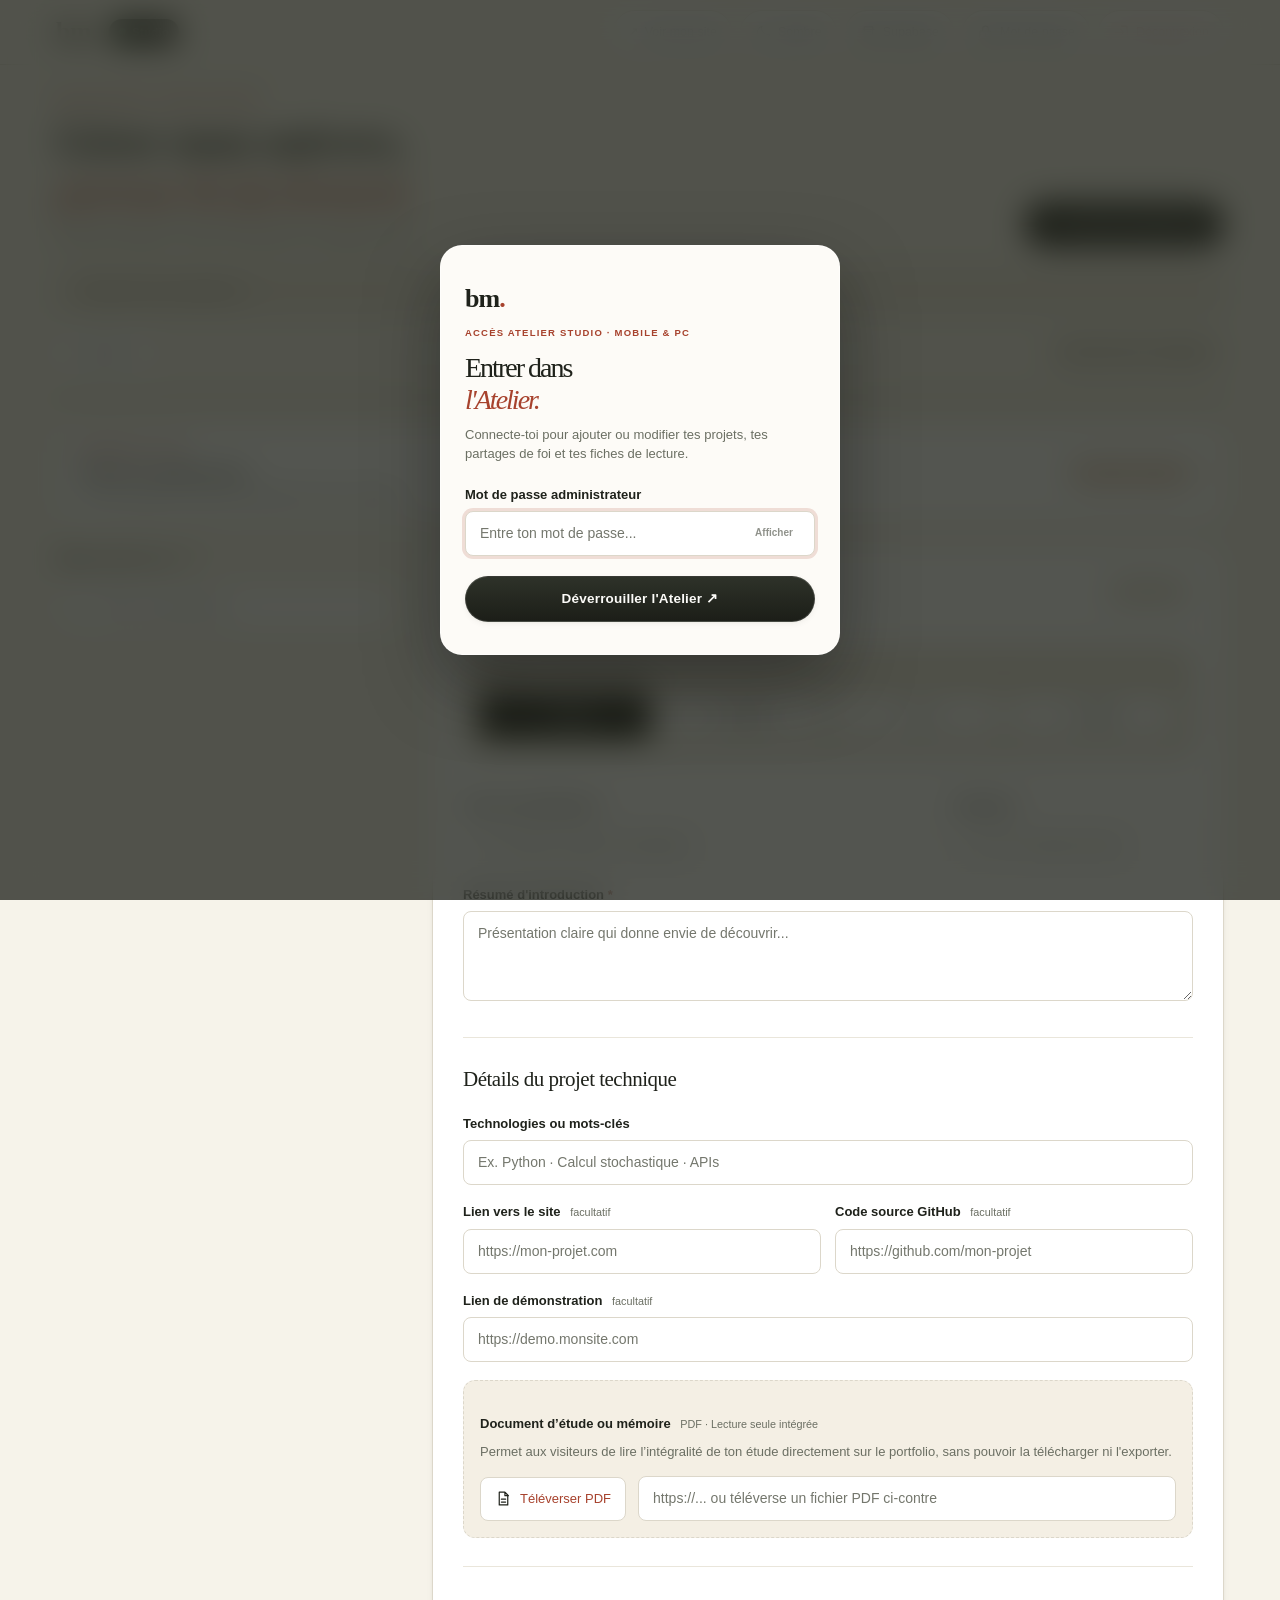
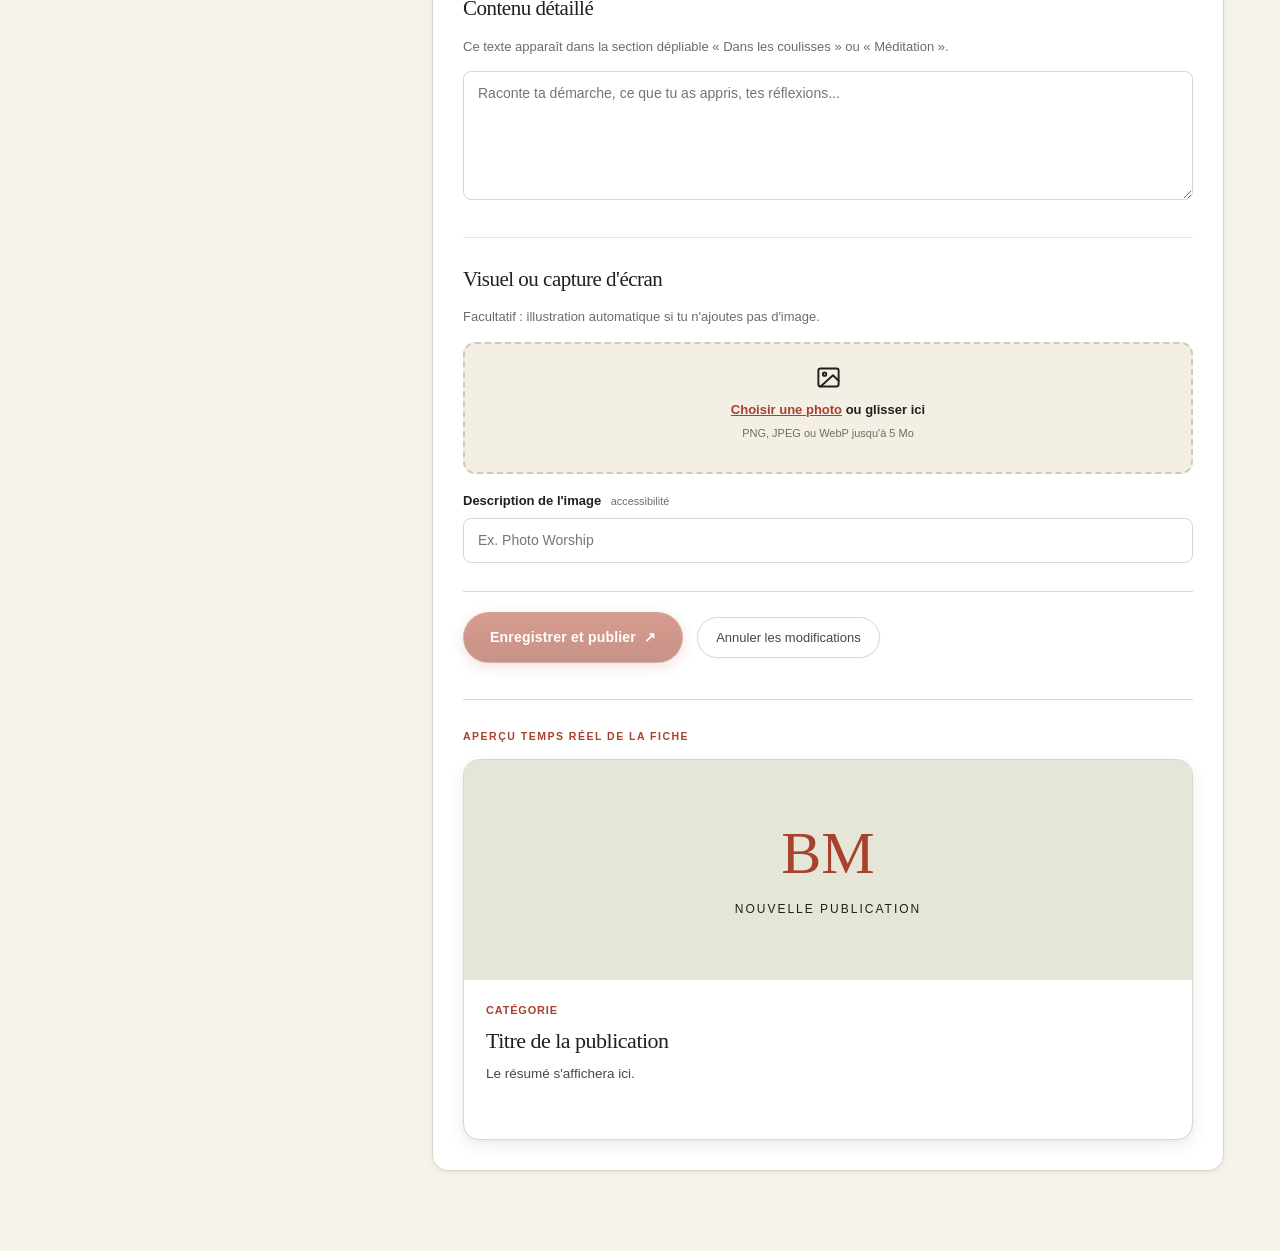
<file: admin.html>
<!doctype html>
<html lang="fr">
<head>
  <meta charset="utf-8">
  <meta name="viewport" content="width=device-width,initial-scale=1">
  <meta name="robots" content="noindex,nofollow">
  <meta name="theme-color" content="#f6f3ea">
  <title>L'Atelier — Gestion des publications — Benjamin Minko</title>
  <link rel="icon" href="data:image/svg+xml,%3Csvg xmlns='http://www.w3.org/2000/svg' viewBox='0 0 100 100'%3E%3Crect width='100' height='100' rx='20' fill='%23a7422d'/%3E%3Ctext x='22' y='73' font-size='70' font-family='Georgia' fill='%23f5f2e9'%3Eb%3C/text%3E%3C/svg%3E">
  <link rel="stylesheet" href="styles.css?v=20261013">
  <link rel="stylesheet" href="admin.css?v=20261014d">
  <script>
    (function() {
      try {
        var theme = localStorage.getItem('bm_theme') || (window.matchMedia('(prefers-color-scheme: dark)').matches ? 'dark' : 'light');
        document.documentElement.setAttribute('data-theme', theme);
        var meta = document.querySelector('meta[name="theme-color"]');
        if (meta && theme === 'dark') meta.setAttribute('content', '#151713');
      } catch (e) {}
    })();
  </script>
  <script src="admin.js?v=20261014d" defer></script>
</head>
<body class="mobile-mode-list">

  <!-- Écran de connexion sécurisé (Modal / Overlay) -->
  <div id="login-overlay" class="login-overlay" hidden>
    <div class="login-card">
      <div class="login-brand">
        <a class="brand" href="/">bm<b>.</b></a>
        <p class="login-sub">ACCÈS ATELIER STUDIO · MOBILE & PC</p>
      </div>
      <h2>Entrer dans<br><em>l'Atelier.</em></h2>
      <p class="login-desc">Connecte-toi pour ajouter ou modifier tes projets, tes partages de foi et tes fiches de lecture.</p>
      
      <form id="login-form">
        <label for="login-password">Mot de passe administrateur</label>
        <div class="password-wrapper">
          <input type="password" id="login-password" required autocomplete="current-password" placeholder="Entre ton mot de passe...">
          <button type="button" id="toggle-password" class="toggle-pw" aria-label="Afficher le mot de passe">Afficher</button>
        </div>
        <p id="login-error" class="login-error" hidden></p>
        <div class="dialog-actions" style="margin-top:20px; padding-top:0; border-top:none;">
          <button type="submit" class="button" style="width:100%;">Déverrouiller l'Atelier ↗</button>
        </div>
      </form>
    </div>
  </div>

  <!-- Barre de navigation supérieure -->
  <header class="header">
    <nav class="nav wrap" aria-label="Navigation de gestion">
      <div class="brand-group">
        <a class="brand" href="/">bm<b>.</b></a>
        <span class="badge-tag"><span class="live-dot" title="Supabase connecté"></span> Studio</span>
      </div>
      
      <!-- Liens bureau -->
      <div class="admin-top-links desktop-only">
        <a class="top-pill-link" href="/" target="_blank" rel="noopener"><span>↗</span> Voir mon site</a>
        <button type="button" id="theme-toggle" class="top-pill-link" aria-label="Passer au mode sombre" title="Passer au mode sombre">
          <span id="theme-toggle-icon" class="admin-icon-slot" aria-hidden="true"></span> <span id="theme-toggle-text">Sombre</span>
        </button>
        <button type="button" id="open-sync-dialog" class="top-pill-link"><svg class="admin-icon" viewBox="0 0 24 24" aria-hidden="true"><path d="M4 7.5h16M6 4h12v16H6zM9 11h6m-6 4h6"></path></svg> Supabase</button>
        <button type="button" id="open-change-pw" class="top-pill-link"><svg class="admin-icon" viewBox="0 0 24 24" aria-hidden="true"><rect x="4" y="10" width="16" height="11" rx="2"></rect><path d="M8 10V7a4 4 0 0 1 8 0v3m-4 4v3"></path></svg> Mot de passe</button>
        <button type="button" id="logout-btn" class="top-pill-link danger-link"><svg class="admin-icon" viewBox="0 0 24 24" aria-hidden="true"><path d="M10 17l5-5-5-5m5 5H3"></path><path d="M12 3h6a2 2 0 0 1 2 2v14a2 2 0 0 1-2 2h-6"></path></svg> Déconnexion</button>
      </div>

      <!-- Bouton Menu Mobile -->
      <div class="mobile-only mobile-header-actions">
        <a class="top-pill-link-mobile" href="/" target="_blank" rel="noopener" title="Voir le site" aria-label="Voir le site"><svg class="admin-icon" viewBox="0 0 24 24" aria-hidden="true"><path d="M14 4h6v6m0-6-9 9"></path><path d="M18 13v6a1 1 0 0 1-1 1H5a1 1 0 0 1-1-1V7a1 1 0 0 1 1-1h6"></path></svg></a>
        <button type="button" id="theme-toggle-mobile" class="top-pill-link-mobile admin-icon-slot" aria-label="Changer de thème" title="Changer de thème"></button>
        <button type="button" id="mobile-menu-toggle" class="top-pill-link-mobile" aria-label="Menu des options" aria-expanded="false"><span class="admin-menu-icon" aria-hidden="true"><i></i><i></i><i></i></span></button>
      </div>
    </nav>

    <!-- Menu déroulant options mobile -->
    <div id="mobile-dropdown-menu" class="mobile-dropdown" hidden>
      <div class="mobile-dropdown-inner wrap">
        <button type="button" id="mobile-theme-toggle" class="mobile-menu-item"><span id="mobile-dropdown-theme-icon" class="admin-icon-slot" aria-hidden="true"></span> <span id="mobile-dropdown-theme-text">Passer au mode sombre</span></button>
        <button type="button" id="mobile-open-sync" class="mobile-menu-item"><svg class="admin-icon" viewBox="0 0 24 24" aria-hidden="true"><path d="M4 7.5h16M6 4h12v16H6zM9 11h6m-6 4h6"></path></svg> État synchronisation Supabase</button>
        <button type="button" id="mobile-open-pw" class="mobile-menu-item"><svg class="admin-icon" viewBox="0 0 24 24" aria-hidden="true"><rect x="4" y="10" width="16" height="11" rx="2"></rect><path d="M8 10V7a4 4 0 0 1 8 0v3m-4 4v3"></path></svg> Modifier le mot de passe</button>
        <button type="button" id="mobile-logout" class="mobile-menu-item danger"><svg class="admin-icon" viewBox="0 0 24 24" aria-hidden="true"><path d="M10 17l5-5-5-5m5 5H3"></path><path d="M12 3h6a2 2 0 0 1 2 2v14a2 2 0 0 1-2 2h-6"></path></svg> Déconnexion</button>
      </div>
    </div>
  </header>

  <main class="wrap admin-main">
    <!-- En-tête titre -->
    <div class="admin-heading">
      <div>
        <p class="eyebrow">MON ATELIER / PUBLICATIONS</p>
        <h1>Gérer mon univers,<br><em>partout & facilement.</em></h1>
        <p class="heading-sub">Projets techniques, lectures inspirantes et partages de foi.</p>
      </div>
      <button class="button new-post-btn" id="new-project">＋ Nouvelle publication</button>
    </div>

    <!-- Message de notification d'état -->
    <div class="message" id="message" role="status" aria-live="polite">Chargement des publications...</div>
    
    <!-- Barre utilitaires -->
    <div class="utility-bar">
      <button id="reload" class="quiet">Actualiser</button>
      <button id="undo" class="quiet" hidden>Annuler suppression</button>
      <span class="mobile-ip-badge" id="mobile-ip-info">Synchronisé avec Supabase</span>
    </div>

    <!-- Onglets de rubriques avec défilement horizontal -->
    <nav id="section-tabs" class="admin-sections" aria-label="Rubriques du portfolio"></nav>

    <!-- Contexte de la rubrique courante -->
    <div class="section-context">
      <div class="section-context-text">
        <p class="eyebrow">RUBRIQUE ACTIVE</p>
        <h2 id="section-title">Toutes les publications</h2>
        <p id="section-description">Vue d'ensemble de toutes tes publications dans le portfolio.</p>
      </div>
      <a id="view-section" class="text-link" target="_blank" rel="noopener">Consulter la page ↗</a>
    </div>

    <!-- Sélecteur d'affichage Mobile (Publications vs Écrire) -->
    <div class="mobile-view-tabs mobile-only" role="tablist" aria-label="Affichage mobile">
      <button type="button" class="mobile-view-tab active" id="tab-btn-list" role="tab" aria-selected="true">
        Publications <span class="tab-count-badge" id="mobile-list-count">0</span>
      </button>
      <button type="button" class="mobile-view-tab" id="tab-btn-editor" role="tab" aria-selected="false">
        Rédiger
      </button>
    </div>

    <!-- Disposition éditeur & liste -->
    <div class="editor-layout">
      <!-- Colonne Liste des publications -->
      <aside class="project-list-area" id="project-list-area">
        <div class="list-header">
          <h2>Dans cette vue <span id="count">0</span></h2>
        </div>
        <div class="list-search-box">
          <svg class="list-search-icon admin-icon" viewBox="0 0 24 24" aria-hidden="true"><circle cx="10.8" cy="10.8" r="6.3"></circle><path d="m15.5 15.5 4.1 4.1"></path></svg>
          <input type="search" id="project-search" class="list-search-input" aria-label="Filtrer les publications" placeholder="Filtrer une publication..." autocomplete="off">
        </div>
        <div id="project-list" class="project-list"></div>
      </aside>

      <!-- Colonne Formulaire & Prévisualisation -->
      <section class="edit-area" id="edit-area" aria-labelledby="edit-title">
        <button type="button" class="quiet mobile-only mobile-back-btn" id="mobile-back-to-list">← Retour aux publications</button>
        <div class="edit-heading">
          <h2 id="edit-title">Nouvelle publication</h2>
          <span id="save-state">Prêt à écrire</span>
        </div>

        <div class="editor-workspace">
          <form id="editor">
            <fieldset id="fields" disabled style="border:none; padding:0; margin:0;">
              <input type="hidden" id="project-id">

              <!-- Sélecteur de type de publication (2x2 sur mobile) -->
              <div class="type-selector-block">
                <label>Format de publication</label>
                <div class="type-pills" role="radiogroup" aria-label="Type de publication">
                  <button type="button" class="type-pill active" data-type="projet"><span class="type-pill-index">01</span> Projet</button>
                  <button type="button" class="type-pill" data-type="lecture"><span class="type-pill-index">02</span> Lecture</button>
                  <button type="button" class="type-pill" data-type="foi"><span class="type-pill-index">03</span> Foi</button>
                  <button type="button" class="type-pill" data-type="article"><span class="type-pill-index">04</span> Article</button>
                </div>
                <input type="hidden" id="type" name="type" value="projet">
              </div>

              <!-- Champs communs essentiels -->
              <div class="form-row">
                <div class="flex-2">
                  <label for="title">Titre de la publication <span>*</span></label>
                  <input id="title" name="title" required maxlength="150" placeholder="Ex. Worship, Explorer l'incertitude...">
                </div>
                <div class="flex-1">
                  <label for="category">Rubrique <span>*</span></label>
                  <input id="category" name="category" list="categories" required maxlength="50" placeholder="Ex. Foi, Actuariat & data...">
                  <datalist id="categories"></datalist>
                </div>
              </div>

              <label for="description">Résumé d'introduction <span>*</span></label>
              <textarea id="description" name="description" rows="2" required maxlength="800" placeholder="Présentation claire qui donne envie de découvrir..."></textarea>

              <!-- CHAMPS SPÉCIFIQUES : PROJET -->
              <div id="fields-projet" class="type-fields-group">
                <div class="field-section">
                  <h3>Détails du projet technique</h3>
                  <label for="technologies">Technologies ou mots-clés</label>
                  <input id="technologies" name="technologies" maxlength="200" placeholder="Ex. Python · Calcul stochastique · APIs">

                  <div class="two-fields">
                    <div>
                      <label for="site">Lien vers le site <small>facultatif</small></label>
                      <input id="site" name="site" type="url" maxlength="2000" placeholder="https://mon-projet.com">
                    </div>
                    <div>
                      <label for="github">Code source GitHub <small>facultatif</small></label>
                      <input id="github" name="github" type="url" maxlength="2000" placeholder="https://github.com/mon-projet">
                    </div>
                  </div>
                  <label for="demo">Lien de démonstration <small>facultatif</small></label>
                  <input id="demo" name="demo" type="url" maxlength="2000" placeholder="https://demo.monsite.com">

                  <div class="document-upload-box">
                    <label for="document">
                      Document d’étude ou mémoire <small>PDF · Lecture seule intégrée</small>
                    </label>
                    <p class="field-help">Permet aux visiteurs de lire l’intégralité de ton étude directement sur le portfolio, sans pouvoir la télécharger ni l'exporter.</p>
                    <div class="doc-input-grid">
                      <div class="doc-file-btn-wrap">
                        <label for="document-file" class="doc-upload-trigger">
                          <svg class="doc-icon admin-icon" viewBox="0 0 24 24" aria-hidden="true"><path d="M6 3h8l4 4v14H6zM14 3v5h5M9 13h6m-6 4h6"></path></svg>
                          <span id="doc-upload-text">Téléverser PDF</span>
                        </label>
                        <input type="file" id="document-file" accept="application/pdf" class="sr-only">
                      </div>
                      <div class="doc-url-wrap">
                        <input id="document" name="document" type="url" maxlength="2000" placeholder="https://... ou téléverse un fichier PDF ci-contre">
                      </div>
                    </div>
                    <div id="doc-upload-status" class="doc-upload-status" hidden></div>
                  </div>
                </div>
              </div>

              <!-- CHAMPS SPÉCIFIQUES : LECTURE -->
              <div id="fields-lecture" class="type-fields-group" hidden>
                <div class="field-section">
                  <h3>Fiche de lecture</h3>
                  <div class="two-fields">
                    <div>
                      <label for="bookTitle">Titre du livre</label>
                      <input id="bookTitle" name="bookTitle" maxlength="200" placeholder="Ex. L'Homme qui voulait être heureux">
                    </div>
                    <div>
                      <label for="author">Auteur</label>
                      <input id="author" name="author" maxlength="150" placeholder="Ex. Laurent Gounelle">
                    </div>
                  </div>
                  <label for="quote">Citation marquante <small>facultatif</small></label>
                  <textarea id="quote" name="quote" rows="2" maxlength="1200" placeholder="« La citation ou l'idée forte du livre... »"></textarea>
                </div>
              </div>

              <!-- CHAMPS SPÉCIFIQUES : FOI & BIBLE -->
              <div id="fields-foi" class="type-fields-group" hidden>
                <div class="field-section">
                  <h3>Méditation & Foi</h3>
                  
                  <!-- Assistant Biblique Intégré (LSG & Parole de Vie 2017) -->
                  <div class="bible-assistant-box">
                    <div class="bible-box-top">
                      <span class="bible-box-badge">ASSISTANT BIBLIQUE INTÉGRÉ</span>
                      <div class="bible-version-pills" role="radiogroup" aria-label="Version de la Bible">
                        <button type="button" class="bible-ver-pill active" data-ver="FRLSG" aria-pressed="true">Segond 1910 (LSG)</button>
                        <button type="button" class="bible-ver-pill" data-ver="FRPDV17" aria-pressed="false">Parole de Vie 2017 (PDV)</button>
                      </div>
                    </div>

                    <div class="bible-input-group">
                      <div class="bible-ref-wrap">
                        <label for="bibleRef">Référence biblique</label>
                        <input id="bibleRef" name="bibleRef" maxlength="150" placeholder="Ex. Jean 3:16, Psaumes 23:1-3, Romains 8:28">
                      </div>
                      <div class="bible-btn-wrap">
                        <button type="button" id="bible-fetch-btn" class="bible-action-btn primary" title="Récupérer le texte du verset dans la version sélectionnée">
                          Insérer le verset
                        </button>
                        <button type="button" id="bible-compare-btn" class="bible-action-btn secondary" title="Comparer Segond 1910 et Parole de Vie 2017">
                          Comparer LSG &amp; PDV
                        </button>
                      </div>
                    </div>

                    <div id="bible-status" class="bible-status" hidden></div>

                    <!-- Comparateur côte-à-côte -->
                    <div id="bible-compare-drawer" class="bible-compare-drawer" hidden>
                      <div class="compare-header">
                        <span>Comparaison des versions pour ta méditation :</span>
                        <button type="button" id="close-compare-drawer" class="close-compare-btn">Fermer</button>
                      </div>
                      <div class="compare-grid">
                        <div class="compare-card">
                          <div class="compare-card-top">
                            <strong>Louis Segond (LSG 1910)</strong>
                            <button type="button" class="use-ver-btn" data-target="FRLSG">Utiliser LSG ↗</button>
                          </div>
                          <div id="compare-text-lsg" class="compare-text">En attente...</div>
                        </div>
                        <div class="compare-card">
                          <div class="compare-card-top">
                            <strong>Parole de Vie 2017 (PDV)</strong>
                            <button type="button" class="use-ver-btn" data-target="FRPDV17">Utiliser PDV ↗</button>
                          </div>
                          <div id="compare-text-pdv" class="compare-text">En attente...</div>
                        </div>
                      </div>
                    </div>
                  </div>

                  <label for="verseText">Texte du verset ou passage biblique</label>
                  <textarea id="verseText" name="verseText" rows="3" maxlength="1500" placeholder="Le texte du verset apparaîtra ici ou saisis-le manuellement..."></textarea>
                </div>
              </div>

              <!-- Contenu complet / Coulisses (commun) -->
              <div class="field-section">
                <h3 id="details-heading">Contenu détaillé</h3>
                <p class="field-help" id="details-help">Ce texte apparaît dans la section dépliable « Dans les coulisses » ou « Méditation ».</p>
                <textarea id="details" name="details" rows="5" maxlength="8000" placeholder="Raconte ta démarche, ce que tu as appris, tes réflexions..."></textarea>
              </div>

              <!-- Image / Visuel (commun) -->
              <div class="field-section">
                <h3>Visuel ou capture d'écran</h3>
                <p class="field-help">Facultatif : illustration automatique si tu n'ajoutes pas d'image.</p>
                
                <div class="upload-dropzone" id="dropzone">
                  <svg class="upload-icon admin-icon" viewBox="0 0 24 24" aria-hidden="true"><rect x="3" y="4" width="18" height="16" rx="2"></rect><circle cx="8.5" cy="9" r="1.5"></circle><path d="m21 15-5-5L5 20"></path></svg>
                  <label for="image-file" class="upload-label">
                    <span class="upload-cta">Choisir une photo</span> ou glisser ici
                  </label>
                  <p class="upload-hint">PNG, JPEG ou WebP jusqu'à 5 Mo</p>
                  <input id="image-file" type="file" accept="image/png,image/jpeg,image/webp" style="display:none;">
                  <div class="upload-actions">
                    <button class="btn-card-action delete" id="remove-image" type="button" hidden>Retirer l’image</button>
                  </div>
                </div>

                <label for="imageAlt" style="margin-top:16px;">Description de l'image <small>accessibilité</small></label>
                <input id="imageAlt" name="imageAlt" maxlength="200" placeholder="Ex. Photo Worship">
              </div>

              <!-- Boutons de soumission desktop -->
              <div class="form-actions desktop-actions">
                <button class="button primary-save" type="submit" id="save">Enregistrer et publier <span aria-hidden="true">↗</span></button>
                <button class="quiet" type="button" id="cancel">Annuler les modifications</button>
              </div>
            </fieldset>
          </form>

          <!-- Aperçu dynamique en direct -->
          <section class="preview-section" aria-labelledby="preview-title">
            <p class="eyebrow" id="preview-title">APERÇU TEMPS RÉEL DE LA FICHE</p>
            <div class="preview-card" id="preview-container">
              <div class="project-art project-placeholder" id="preview-placeholder" aria-hidden="true" style="height:220px;">
                <strong>BM</strong>
                <span>NOUVELLE PUBLICATION</span>
              </div>
              <img id="preview-image" class="project-image" alt="" hidden>
              <div class="preview-content">
                <p class="project-meta" id="preview-category">Catégorie</p>
                <h3 id="preview-name">Titre de la publication</h3>
                <div id="preview-extra"></div>
                <p id="preview-description">Le résumé s'affichera ici.</p>
                <div class="project-links" id="preview-links"></div>
              </div>
            </div>
          </section>
        </div>
      </section>
    </div>
  </main>

  <!-- Barre d'action mobile fixe en bas de l'écran (Sticky Bottom Bar) -->
  <div class="mobile-sticky-bottom mobile-only" id="mobile-sticky-bar">
    <button type="button" class="button primary-save mobile-save-btn" id="mobile-save-trigger">Enregistrer ↗</button>
    <button type="button" class="quiet mobile-cancel-btn" id="mobile-cancel-trigger">Annuler</button>
  </div>

  <!-- Boîte de dialogue : Confirmation de suppression -->
  <dialog id="delete-dialog" aria-labelledby="delete-title">
    <h2 id="delete-title">Retirer cette publication ?</h2>
    <p id="delete-description"></p>
    <p>Une sauvegarde automatique est conservée pour te permettre d'annuler si besoin.</p>
    <div class="dialog-actions">
      <button class="quiet" id="keep-project">Conserver</button>
      <button class="button danger" id="confirm-delete">Supprimer définitivement</button>
    </div>
  </dialog>

  <!-- Boîte de dialogue : Changement de mot de passe -->
  <dialog id="change-pw-dialog" aria-labelledby="change-pw-title">
    <h2 id="change-pw-title">Modifier le mot de passe</h2>
    <p>Définis ton mot de passe personnel pour sécuriser l'accès à l'Atelier depuis ton PC et ton mobile.</p>
    <form id="change-pw-form">
      <label for="current-pw">Mot de passe actuel</label>
      <input type="password" id="current-pw" required autocomplete="current-password">
      <label for="new-pw">Nouveau mot de passe <small>(au moins 6 caractères)</small></label>
      <input type="password" id="new-pw" required minlength="6" autocomplete="new-password">
      <p id="change-pw-error" class="login-error" hidden></p>
      <div class="dialog-actions">
        <button type="button" class="quiet" id="cancel-change-pw">Annuler</button>
        <button type="submit" class="button" id="confirm-change-pw">Mettre à jour <span aria-hidden="true">↗</span></button>
      </div>
    </form>
  </dialog>

  <!-- Boîte de dialogue : Synchronisation Supabase -->
  <dialog id="sync-dialog" aria-labelledby="sync-title">
    <h2 id="sync-title">Connecté à Supabase</h2>
    <p>Ton Atelier de gestion est directement branché sur ta base PostgreSQL <strong>Supabase</strong> :</p>
    <div class="sync-options-guide">
      <div class="sync-option-box">
        <strong>Synchronisation en direct</strong>
        <p style="margin:6px 0;">Projet Supabase : <code>yvrtpioalszmefypdfsy</code></p>
        <p>Chaque ajout ou modification depuis ton smartphone est sauvegardé instantanément.</p>
        <p style="margin-top:6px;"><small style="color:var(--admin-green); font-weight:600;">Table <code>projects</code> active · Stockage <code>portfolio-media</code> actif</small></p>
      </div>
      <div class="sync-option-box">
        <strong>Accès depuis ton téléphone</strong>
        <p>Tu peux publier et administrer ton contenu partout, à tout moment.</p>
        <p>Les visiteurs voient tes nouveautés en temps réel dès leur enregistrement.</p>
      </div>
    </div>
    <div class="dialog-actions">
      <button type="button" class="button" id="close-sync-dialog">Fermer</button>
    </div>
  </dialog>
</body>
</html>
</file>
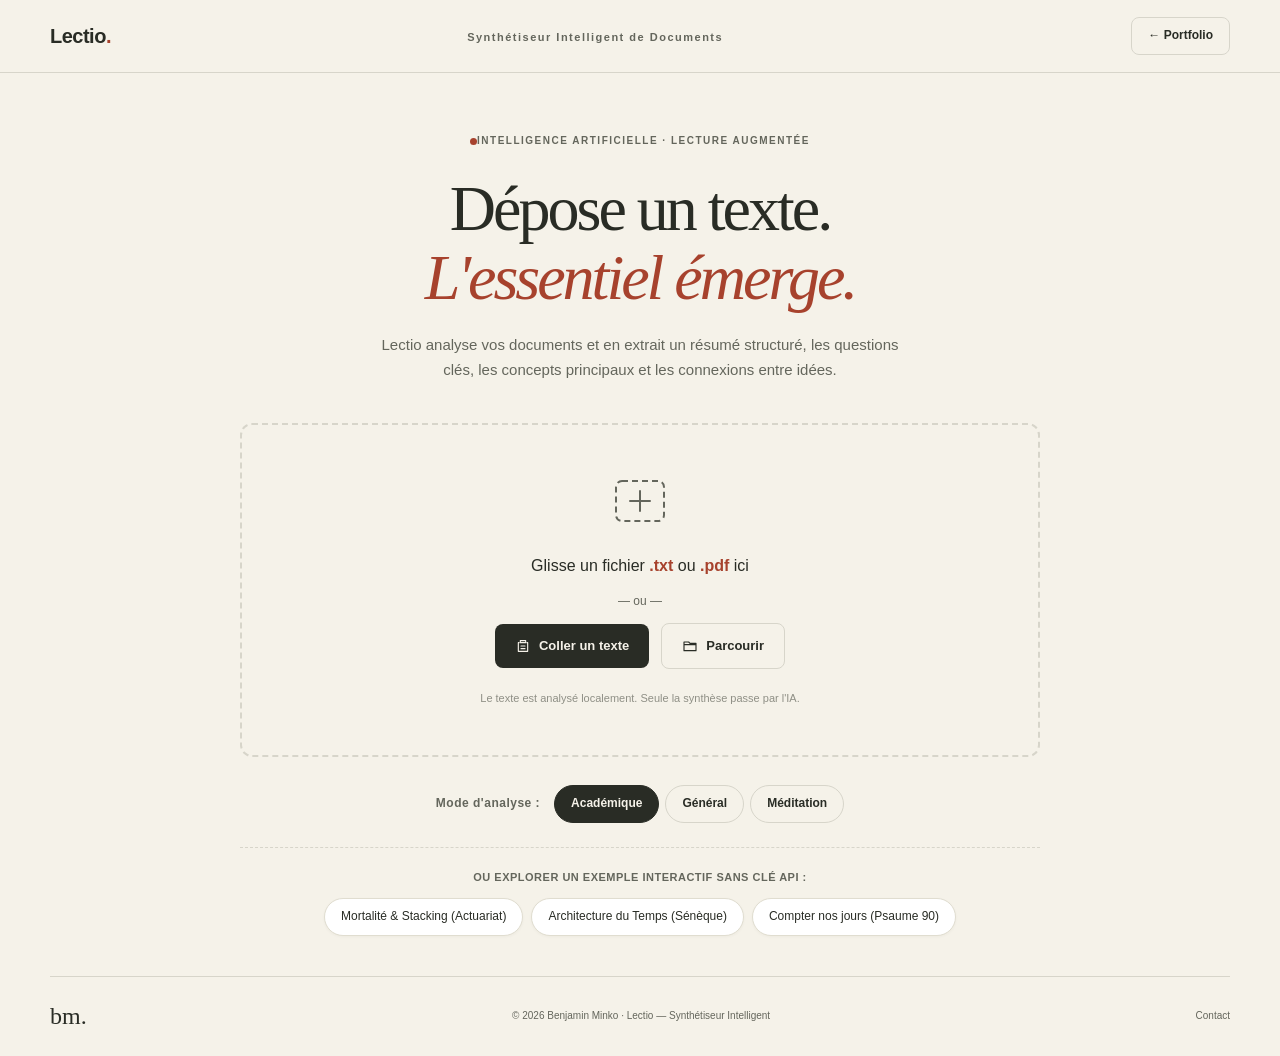
<file: lectio.html>
<!doctype html>
<html lang="fr">
<head>
<meta charset="utf-8">
<meta name="viewport" content="width=device-width, initial-scale=1">
<meta name="theme-color" content="#f5f2e9">
<title>Lectio — Synthétiseur Intelligent de Documents | Benjamin Minko</title>
<meta name="description" content="Lectio transforme vos lectures et documents d'étude en synthèses vivantes grâce à l'IA. Résumé exécutif, questions critiques et carte de concepts par Benjamin Minko.">
<meta name="author" content="Benjamin Minko">
<meta name="keywords" content="Lectio, synthétiseur de documents, IA, intelligence artificielle, lecture augmentée, Benjamin Minko, Gemini, résumé automatique, synthèse structurée">
<meta name="robots" content="index, follow">
<link rel="canonical" href="https://benjaminminko.com/lectio.html">

<!-- Open Graph -->
<meta property="og:type" content="website">
<meta property="og:title" content="Lectio — Synthétiseur Intelligent de Documents | Benjamin Minko">
<meta property="og:description" content="Déposez un texte, l'essentiel émerge. Synthèse structurée, questions clés et cartographie conceptuelle par IA.">
<meta property="og:url" content="https://benjaminminko.com/lectio.html">
<meta property="og:site_name" content="Benjamin Minko">
<meta property="og:locale" content="fr_FR">
<meta property="og:image" content="https://yvrtpioalszmefypdfsy.supabase.co/storage/v1/object/public/portfolio-media/lectio-hero.jpg">

<!-- Twitter Card -->
<meta name="twitter:card" content="summary_large_image">
<meta name="twitter:title" content="Lectio — Synthétiseur Intelligent de Documents">
<meta name="twitter:description" content="Déposez un texte, l'essentiel émerge. Extraction intelligente de concepts et connexions d'idées.">
<meta name="twitter:image" content="https://yvrtpioalszmefypdfsy.supabase.co/storage/v1/object/public/portfolio-media/lectio-hero.jpg">

<!-- Structured Data JSON-LD -->
<script type="application/ld+json">
{
  "@context": "https://schema.org",
  "@type": "WebApplication",
  "name": "Lectio — Synthétiseur Intelligent de Documents",
  "url": "https://benjaminminko.com/lectio.html",
  "description": "Application d'intelligence artificielle pour analyser et synthétiser des documents académiques, généraux ou spirituels.",
  "applicationCategory": "EducationalApplication",
  "operatingSystem": "All",
  "browserRequirements": "Requires JavaScript. Requires HTML5.",
  "creator": {
    "@type": "Person",
    "name": "Benjamin Minko",
    "url": "https://benjaminminko.com/"
  },
  "offers": {
    "@type": "Offer",
    "price": "0",
    "priceCurrency": "EUR"
  }
}
</script>

<link rel="icon" href="data:image/svg+xml,%3Csvg xmlns='http://www.w3.org/2000/svg' viewBox='0 0 100 100'%3E%3Crect width='100' height='100' rx='20' fill='%23a7422d'/%3E%3Ctext x='22' y='73' font-size='70' font-family='Georgia' fill='%23f5f2e9'%3EL%3C/text%3E%3C/svg%3E">
<link rel="stylesheet" href="lectio.css">
</head>
<body>

<!-- Header -->
<header class="lec-header">
  <nav class="lec-nav">
    <a class="lec-brand" href="index.html#projets" aria-label="Retour au portfolio">
      Lectio<b>.</b>
    </a>
    <div class="lec-nav-center">
      <span class="lec-tagline">Synthétiseur Intelligent de Documents</span>
    </div>
    <div class="lec-nav-actions">
      <button type="button" id="theme-toggle" class="lec-icon-btn" title="Basculer thème sombre / clair" aria-label="Thème sombre">
        <span id="theme-icon" class="lec-theme-icon" aria-hidden="true"></span>
      </button>
      <a href="index.html#projets" class="lec-back-link"><span aria-hidden="true">←</span> Portfolio</a>
    </div>
  </nav>
</header>

<main id="contenu">

  <!-- Hero / Drop Zone -->
  <section class="lec-hero" id="hero-section">
    <div class="lec-hero-inner">
      <p class="lec-eyebrow"><span class="lec-dot"></span> INTELLIGENCE ARTIFICIELLE · LECTURE AUGMENTÉE</p>
      <h1 class="lec-title">
        Dépose un texte.<br>
        <em>L'essentiel émerge.</em>
      </h1>
      <p class="lec-subtitle">Lectio analyse vos documents et en extrait un résumé structuré, les questions clés, les concepts principaux et les connexions entre idées.</p>

      <!-- Drop Zone -->
      <div class="lec-drop-zone" id="drop-zone" role="button" tabindex="0" aria-label="Déposer ou coller un texte à analyser">
        <div class="lec-drop-content" id="drop-content">
          <div class="lec-drop-icon" aria-hidden="true">
            <svg width="56" height="56" viewBox="0 0 56 56" fill="none">
              <rect x="4" y="8" width="48" height="40" rx="6" stroke="currentColor" stroke-width="2" stroke-dasharray="6 4"/>
              <path d="M28 18v20M18 28h20" stroke="currentColor" stroke-width="2" stroke-linecap="round"/>
            </svg>
          </div>
          <p class="lec-drop-label">Glisse un fichier <strong>.txt</strong> ou <strong>.pdf</strong> ici</p>
          <p class="lec-drop-or">— ou —</p>
          <div class="lec-drop-actions">
            <button type="button" class="lec-btn lec-btn-primary" id="paste-btn">
              <svg class="lec-control-icon" viewBox="0 0 24 24" aria-hidden="true"><path d="M8 4h8v3H8zM6 7H5v13h14V7h-1M9 12h6m-6 4h6"></path></svg> Coller un texte
            </button>
            <label class="lec-btn lec-btn-secondary" for="file-input">
              <svg class="lec-control-icon" viewBox="0 0 24 24" aria-hidden="true"><path d="M3 6h7l2 2h9v11H3zM3 10h18"></path></svg> Parcourir
            </label>
            <input type="file" id="file-input" accept=".txt,.pdf,.md" class="sr-only">
          </div>
          <p class="lec-drop-hint">Le texte est analysé localement. Seule la synthèse passe par l'IA.</p>
        </div>
        <!-- Paste textarea (hidden by default) -->
        <div class="lec-paste-area" id="paste-area" hidden>
          <textarea id="paste-textarea" class="lec-textarea" placeholder="Collez votre texte ici..." rows="10"></textarea>
          <div class="lec-paste-actions">
            <button type="button" class="lec-btn lec-btn-secondary" id="cancel-paste">Annuler</button>
            <button type="button" class="lec-btn lec-btn-primary" id="confirm-paste">Analyser ce texte</button>
          </div>
        </div>
      </div>

      <!-- Mode selector -->
      <div class="lec-modes" id="mode-selector">
        <span class="lec-modes-label">Mode d'analyse :</span>
        <div class="lec-mode-pills" role="radiogroup" aria-label="Mode d'analyse">
          <button type="button" class="lec-mode active" data-mode="academic" role="radio" aria-checked="true">
            Académique
          </button>
          <button type="button" class="lec-mode" data-mode="general" role="radio" aria-checked="false">
            Général
          </button>
          <button type="button" class="lec-mode" data-mode="meditation" role="radio" aria-checked="false">
            Méditation
          </button>
        </div>
      </div>

      <!-- Quick interactive samples -->
      <div class="lec-samples" id="samples-selector">
        <span class="lec-samples-label">Ou explorer un exemple interactif sans clé API :</span>
        <div class="lec-samples-list">
          <button type="button" class="lec-sample-btn" data-sample="actuariat">
            <span>Mortalité & Stacking (Actuariat)</span>
          </button>
          <button type="button" class="lec-sample-btn" data-sample="philosophie">
            <span>Architecture du Temps (Sénèque)</span>
          </button>
          <button type="button" class="lec-sample-btn" data-sample="foi">
            <span>Compter nos jours (Psaume 90)</span>
          </button>
        </div>
      </div>
    </div>
  </section>

  <!-- Processing State -->
  <section class="lec-processing" id="processing-section" hidden>
    <div class="lec-processing-inner">
      <div class="lec-spinner-ring" aria-hidden="true">
        <svg viewBox="0 0 80 80">
          <circle cx="40" cy="40" r="34" stroke-width="3" fill="none" stroke="#d7d5ca" />
          <circle cx="40" cy="40" r="34" stroke-width="3" fill="none" stroke="#a7422d" stroke-dasharray="60 154" stroke-linecap="round" class="lec-spinner-arc"/>
        </svg>
      </div>
      <h2 class="lec-processing-title">Lectio analyse votre document...</h2>
      <p class="lec-processing-sub" id="processing-status">Extraction du contenu en cours</p>
      <div class="lec-progress-bar">
        <div class="lec-progress-fill" id="progress-fill"></div>
      </div>
    </div>
  </section>

  <!-- Results -->
  <section class="lec-results" id="results-section" hidden>
    <div class="lec-results-inner">

      <!-- Document Info Bar -->
      <div class="lec-doc-bar">
        <div class="lec-doc-info">
          <div>
            <strong id="doc-name">Document</strong>
            <span id="doc-stats" class="lec-doc-stats"></span>
          </div>
        </div>
        <div class="lec-doc-actions">
          <button type="button" class="lec-btn lec-btn-ghost" id="copy-all-btn">
            <svg class="lec-control-icon" viewBox="0 0 24 24" aria-hidden="true"><path d="M8 8h11v13H8zM5 16H4V3h11v2"></path></svg> Copier tout
          </button>
          <button type="button" class="lec-btn lec-btn-ghost" id="new-analysis-btn">
            Nouvelle analyse
          </button>
        </div>
      </div>

      <!-- Tabs -->
      <div class="lec-tabs" role="tablist" aria-label="Sections de l'analyse">
        <button type="button" class="lec-tab active" role="tab" data-tab="summary" aria-selected="true" id="tab-summary">Synthèse</button>
        <button type="button" class="lec-tab" role="tab" data-tab="questions" aria-selected="false" id="tab-questions">Questions clés</button>
        <button type="button" class="lec-tab" role="tab" data-tab="concepts" aria-selected="false" id="tab-concepts">Concepts</button>
        <button type="button" class="lec-tab" role="tab" data-tab="connections" aria-selected="false" id="tab-connections">Connexions</button>
      </div>

      <!-- Tab Panels -->
      <div class="lec-panel active" id="panel-summary" role="tabpanel" aria-labelledby="tab-summary">
        <div class="lec-card">
          <div class="lec-card-header">
            <span class="lec-card-badge">SYNTHÈSE STRUCTURÉE</span>
            <button type="button" class="lec-copy-section" data-section="summary" title="Copier la synthèse" aria-label="Copier la synthèse"><svg viewBox="0 0 24 24" aria-hidden="true"><path d="M8 8h11v13H8zM5 16H4V3h11v2"></path></svg></button>
          </div>
          <div class="lec-card-body" id="summary-content">
            <!-- AI generated content -->
          </div>
        </div>
      </div>

      <div class="lec-panel" id="panel-questions" role="tabpanel" aria-labelledby="tab-questions" hidden>
        <div class="lec-card">
          <div class="lec-card-header">
            <span class="lec-card-badge">QUESTIONS CLÉS</span>
            <button type="button" class="lec-copy-section" data-section="questions" title="Copier les questions" aria-label="Copier les questions"><svg viewBox="0 0 24 24" aria-hidden="true"><path d="M8 8h11v13H8zM5 16H4V3h11v2"></path></svg></button>
          </div>
          <div class="lec-card-body" id="questions-content">
          </div>
        </div>
      </div>

      <div class="lec-panel" id="panel-concepts" role="tabpanel" aria-labelledby="tab-concepts" hidden>
        <div class="lec-card">
          <div class="lec-card-header">
            <span class="lec-card-badge">CONCEPTS PRINCIPAUX</span>
            <button type="button" class="lec-copy-section" data-section="concepts" title="Copier les concepts" aria-label="Copier les concepts"><svg viewBox="0 0 24 24" aria-hidden="true"><path d="M8 8h11v13H8zM5 16H4V3h11v2"></path></svg></button>
          </div>
          <div class="lec-card-body" id="concepts-content">
          </div>
        </div>
      </div>

      <div class="lec-panel" id="panel-connections" role="tabpanel" aria-labelledby="tab-connections" hidden>
        <div class="lec-card">
          <div class="lec-card-header">
            <span class="lec-card-badge">CONNEXIONS ENTRE IDÉES</span>
            <button type="button" class="lec-copy-section" data-section="connections" title="Copier les connexions" aria-label="Copier les connexions"><svg viewBox="0 0 24 24" aria-hidden="true"><path d="M8 8h11v13H8zM5 16H4V3h11v2"></path></svg></button>
          </div>
          <div class="lec-card-body" id="connections-content">
          </div>
        </div>
      </div>

    </div>
  </section>

</main>

<!-- Toast -->
<div class="lec-toast" id="toast" role="status" aria-live="polite" hidden></div>

<!-- API Key Dialog -->
<dialog id="api-key-dialog" class="lec-dialog">
  <div class="lec-dialog-body">
    <h2 class="lec-dialog-title">Clé API Gemini</h2>
    <p class="lec-dialog-desc">Pour analyser vos documents, Lectio utilise l'API Gemini (gratuite). Votre clé est stockée uniquement dans votre navigateur.</p>
    <a href="https://aistudio.google.com/apikey" target="_blank" rel="noopener noreferrer" class="lec-dialog-link">Obtenir une clé gratuite sur AI Studio</a>
    <input type="password" id="api-key-input" class="lec-input" placeholder="Collez votre clé API ici..." autocomplete="off">
    <div class="lec-dialog-actions">
      <button type="button" class="lec-btn lec-btn-secondary" id="cancel-api-key">Annuler</button>
      <button type="button" class="lec-btn lec-btn-secondary" id="dialog-sample-btn">Tester un exemple sans clé</button>
      <button type="button" class="lec-btn lec-btn-primary" id="save-api-key">Enregistrer</button>
    </div>
  </div>
</dialog>

<!-- Footer -->
<footer class="lec-footer">
  <a class="lec-footer-brand" href="index.html">bm.</a>
  <span>© <span id="year">2026</span> Benjamin Minko · Lectio — Synthétiseur Intelligent</span>
  <a href="index.html#contact">Contact</a>
</footer>

<script src="lectio.js"></script>
</body>
</html>
</file>
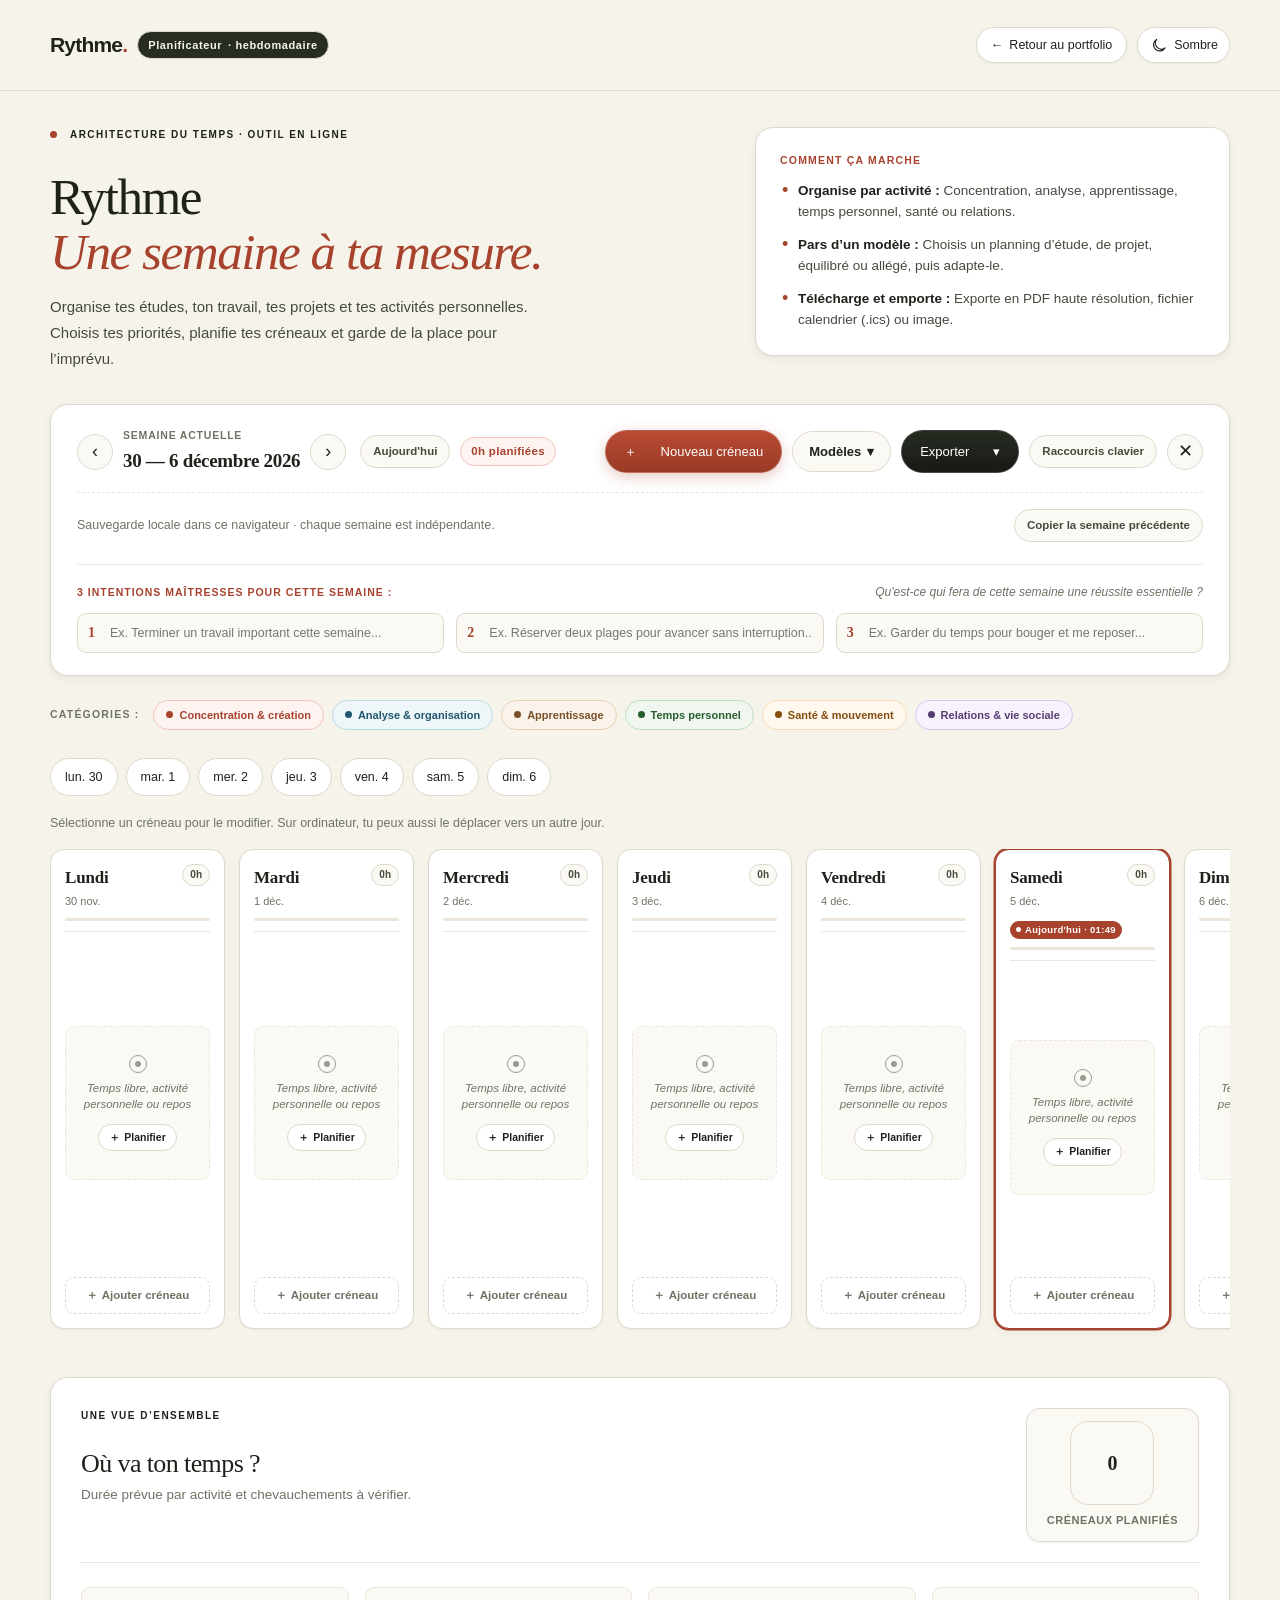
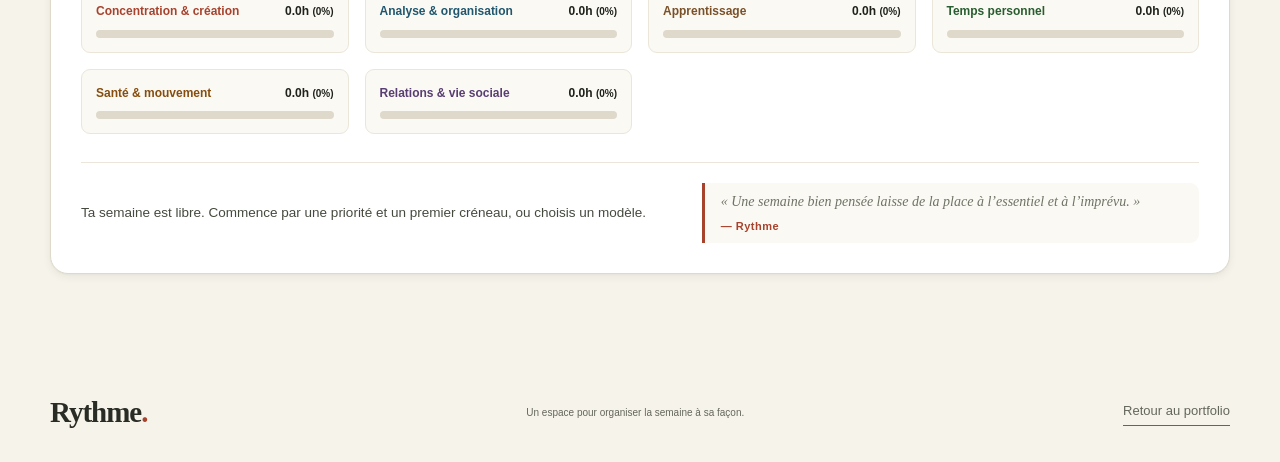
<file: planificateur.html>
<!doctype html>
<html lang="fr">
<head>
  <meta charset="utf-8">
  <meta name="viewport" content="width=device-width, initial-scale=1">
  <meta name="theme-color" content="#f6f3eb">
  <title>Rythme — Planificateur hebdomadaire</title>
  <meta name="description" content="Planificateur hebdomadaire pour organiser ses études, son travail, ses projets, ses activités personnelles et son repos. Modèles adaptables et exports PDF, calendrier ou image.">
  <meta name="author" content="Benjamin Minko">
  <meta name="keywords" content="Rythme, planificateur hebdomadaire, agenda, organisation, études, travail, projets, équilibre, calendrier">
  <meta name="robots" content="index, follow">
  <link rel="canonical" href="https://benjaminminko.com/planificateur.html">

  <!-- Open Graph -->
  <meta property="og:type" content="website">
  <meta property="og:title" content="Rythme — Planificateur hebdomadaire">
  <meta property="og:description" content="Organisez votre semaine selon vos priorités, vos activités personnelles et votre besoin de repos. Personnalisez votre planning et exportez-le.">
  <meta property="og:url" content="https://benjaminminko.com/planificateur.html">
  <meta property="og:site_name" content="Rythme">
  <meta property="og:locale" content="fr_FR">
  <meta property="og:image" content="https://yvrtpioalszmefypdfsy.supabase.co/storage/v1/object/public/portfolio-media/rythme-planner.jpg">

  <!-- Twitter Card -->
  <meta name="twitter:card" content="summary_large_image">
  <meta name="twitter:title" content="Rythme — Planificateur hebdomadaire">
  <meta name="twitter:description" content="Un planning hebdomadaire adaptable pour organiser vos priorités, vos activités et vos temps de repos.">
  <meta name="twitter:image" content="https://yvrtpioalszmefypdfsy.supabase.co/storage/v1/object/public/portfolio-media/rythme-planner.jpg">

  <!-- Structured Data JSON-LD -->
  <script type="application/ld+json">
  {
    "@context": "https://schema.org",
    "@type": "WebApplication",
    "name": "Rythme — Architecture de la Semaine",
    "url": "https://benjaminminko.com/planificateur.html",
    "description": "Planificateur hebdomadaire interactif pour organiser les priorités, les activités personnelles et les temps de repos.",
    "applicationCategory": "ProductivityApplication",
    "operatingSystem": "All",
    "browserRequirements": "Requires JavaScript. Requires HTML5.",
    "creator": {
      "@type": "Person",
      "name": "Benjamin Minko",
      "url": "https://benjaminminko.com/"
    },
    "offers": {
      "@type": "Offer",
      "price": "0",
      "priceCurrency": "EUR"
    }
  }
  </script>

  <link rel="icon" href="data:image/svg+xml,%3Csvg xmlns='http://www.w3.org/2000/svg' viewBox='0 0 100 100'%3E%3Crect width='100' height='100' rx='20' fill='%23a7422d'/%3E%3Ctext x='22' y='73' font-size='70' font-family='Georgia' fill='%23f5f2e9'%3ER%3C/text%3E%3C/svg%3E">
  
  <!-- Polices et styles globaux du portfolio -->
  <link rel="stylesheet" href="styles.css?v=20261013">
  <link rel="stylesheet" href="planificateur.css?v=20261014e">

  <!-- Script d'initialisation du thème sans scintillement -->
  <script>
    (function() {
      try {
        var theme = localStorage.getItem('bm_theme') || (window.matchMedia('(prefers-color-scheme: dark)').matches ? 'dark' : 'light');
        document.documentElement.setAttribute('data-theme', theme);
        var meta = document.querySelector('meta[name="theme-color"]');
        if (meta && theme === 'dark') meta.setAttribute('content', '#141712');
      } catch (e) {}
    })();
  </script>
  <script src="planificateur.js?v=20261014e" defer></script>
</head>
<body>

  <!-- Navigation Principale -->
  <header class="header">
    <nav class="nav wrap" aria-label="Navigation Rythme">
      <div class="brand-group">
        <a class="brand" href="#contenu" aria-label="Rythme, revenir au début du planificateur">Rythme<b>.</b></a>
        <span class="badge-app-tag">Planificateur<span class="badge-studio-suffix"> · hebdomadaire</span></span>
      </div>

      <div class="planner-nav-actions">
        <a class="top-pill-link" href="index.html#projets" title="Retourner aux projets du portfolio">
          <span aria-hidden="true">←</span> 
          <span class="nav-portfolio-text"><span class="desktop-only-inline">Retour au </span>portfolio</span>
        </a>
        <button type="button" id="theme-toggle" class="top-pill-link theme-toggle-btn" aria-label="Basculer le thème">
          <span id="theme-icon" class="theme-icon" aria-hidden="true"></span> <span id="theme-text" class="desktop-only-inline">Thème</span>
        </button>
      </div>
    </nav>
  </header>

  <main class="wrap planner-main" id="contenu">

    <!-- En-tête éditorial du projet -->
    <section class="planner-hero">
      <div class="hero-left">
        <p class="eyebrow"><span class="small-dot"></span> ARCHITECTURE DU TEMPS · OUTIL EN LIGNE</p>
        <h1 class="planner-title">Rythme<br><em>Une semaine à ta mesure.</em></h1>
        <p class="planner-subtitle">
          Organise tes études, ton travail, tes projets et tes activités personnelles.
          Choisis tes priorités, planifie tes créneaux et garde de la place pour l’imprévu.
        </p>
      </div>

      <!-- Carte d'instructions & points forts -->
      <aside class="hero-card-guide">
        <div class="guide-header">
          <span class="guide-badge">COMMENT ÇA MARCHE</span>
        </div>
        <ul class="guide-list">
          <li><strong>Organise par activité :</strong> Concentration, analyse, apprentissage, temps personnel, santé ou relations.</li>
          <li><strong>Pars d’un modèle :</strong> Choisis un planning d’étude, de projet, équilibré ou allégé, puis adapte-le.</li>
          <li><strong>Télécharge et emporte :</strong> Exporte en PDF haute résolution, fichier calendrier (.ics) ou image.</li>
        </ul>
      </aside>
    </section>

    <!-- Barre d'outils & Contrôles de la Semaine -->
    <section class="planner-toolbar-card" aria-label="Gestion de la semaine" id="ma-semaine">
      <div class="toolbar-top">
        
        <!-- Navigation temporelle -->
        <div class="week-selector-group">
          <div class="week-nav-row">
            <button type="button" id="prev-week" class="tool-btn-icon" aria-label="Semaine précédente" title="Semaine précédente">‹</button>
            <div class="week-display">
              <span class="week-label-sub" id="week-sublabel">Semaine actuelle</span>
              <strong class="week-dates" id="week-dates-display">12 — 18 Octobre 2026</strong>
            </div>
            <button type="button" id="next-week" class="tool-btn-icon" aria-label="Semaine suivante" title="Semaine suivante">›</button>
          </div>
          <div class="week-meta-bar">
            <button type="button" id="today-btn" class="tool-btn-subtle">Aujourd'hui</button>
            <span class="week-total-badge" id="week-total-hours" hidden></span>
          </div>
        </div>

        <!-- Presets et Actions -->
        <div class="toolbar-actions">
          <!-- Bouton Ajouter créneau (Action Principale) -->
          <button type="button" id="add-slot-btn" class="button primary-cta toolbar-main-cta">
            <span>＋</span> Nouveau créneau
          </button>

          <!-- Groupe d'actions secondaires -->
          <div class="toolbar-secondary-group">
            <!-- Dropdown Presets -->
            <div class="dropdown-wrapper dropdown-flex">
              <button type="button" id="preset-btn" class="tool-btn-outline" aria-expanded="false" aria-haspopup="true">
                <span class="action-btn-text">Modèles</span> ▾
              </button>
              <div id="preset-menu" class="dropdown-popover" hidden>
                <div class="popover-title">Choisis ton point de départ</div>
                <p class="preset-menu-intro">Un planning prêt à adapter : tu pourras modifier les créneaux après l’avoir choisi.</p>
                <button type="button" class="preset-option" data-preset="etudes">
                  <strong>Études &amp; apprentissage</strong>
                  <small>Pour organiser tes cours, tes révisions et un travail à rendre, tout en gardant du temps pour souffler.</small>
                  <span class="preset-meta">23 créneaux · toute la semaine</span>
                </button>
                <button type="button" class="preset-option" data-preset="projet">
                  <strong>Projet &amp; création</strong>
                  <small>Pour faire avancer un projet : planifier, créer, vérifier le résultat et prévoir des pauses.</small>
                  <span class="preset-meta">17 créneaux · toute la semaine</span>
                </button>
                <button type="button" class="preset-option" data-preset="equilibre">
                  <strong>Travail &amp; équilibre personnel</strong>
                  <small>Pour répartir travail, activités personnelles, mouvement, relations et repos.</small>
                  <span class="preset-meta">21 créneaux · toute la semaine</span>
                </button>
                <button type="button" class="preset-option" data-preset="essentiel">
                  <strong>Semaine allégée</strong>
                  <small>Pour alléger ton agenda : une ou deux priorités par jour et de vrais temps libres.</small>
                  <span class="preset-meta">11 créneaux · toute la semaine</span>
                </button>
              </div>
            </div>

            <!-- Bouton Télécharger Dropdown -->
            <div class="dropdown-wrapper dropdown-flex">
              <button type="button" id="export-dropdown-btn" class="button export-cta" aria-expanded="false" aria-haspopup="true">
                <span class="action-btn-text">Exporter</span> ▾
              </button>
              <div id="export-menu" class="dropdown-popover" hidden>
                <div class="popover-title">Formater et exporter la semaine :</div>
                <button type="button" class="export-item" id="export-pdf">
                  <span class="export-icon" aria-hidden="true">PDF</span>
                  <div>
                    <strong>Imprimer ou Enregistrer en PDF A4</strong>
                    <small>Mise en page éditoriale prête pour le papier ou tablette.</small>
                  </div>
                </button>
                <button type="button" class="export-item" id="export-png">
                  <span class="export-icon" aria-hidden="true">PNG</span>
                  <div>
                    <strong>Télécharger une image (PNG)</strong>
                    <small>Enregistrer une vue de la semaine en haute résolution.</small>
                  </div>
                </button>
                <button type="button" class="export-item" id="export-ics">
                  <span class="export-icon" aria-hidden="true">ICS</span>
                  <div>
                    <strong>Exporter vers un calendrier (.ics)</strong>
                    <small>Compatible avec Google Calendar, Apple Calendar et Outlook.</small>
                  </div>
                </button>
              </div>
            </div>

            <!-- Bouton Raccourcis (Desktop uniquement) -->
            <button type="button" id="shortcuts-btn" class="tool-btn-subtle desktop-only-inline" title="Raccourcis clavier (touche ?)">Raccourcis clavier</button>

            <!-- Bouton Réinitialiser -->
            <button type="button" id="reset-week-btn" class="tool-btn-icon reset-btn" title="Réinitialiser la semaine" aria-label="Réinitialiser la semaine">✕</button>
          </div>
        </div>

      </div>

      </div>

      <div class="week-storage-row">
        <p id="storage-status" role="status">Sauvegarde locale dans ce navigateur · chaque semaine est indépendante.</p>
        <button type="button" id="copy-previous-week" class="tool-btn-subtle">Copier la semaine précédente</button>
        <button type="button" id="undo-delete" class="tool-btn-subtle" hidden>Annuler la suppression</button>
      </div>
      <!-- Les 3 Intentions majeures de la semaine -->
      <div class="week-intentions-block">
        <div class="intentions-header">
          <span class="intentions-label">3 INTENTIONS MAÎTRESSES POUR CETTE SEMAINE :</span>
          <span class="intentions-hint">Qu'est-ce qui fera de cette semaine une réussite essentielle ?</span>
        </div>
        <div class="intentions-inputs">
          <div class="intention-input-wrap">
            <span class="intention-num">1</span>
            <input type="text" id="intention-1" class="intention-input" placeholder="Ex. Terminer un travail important cette semaine...">
          </div>
          <div class="intention-input-wrap">
            <span class="intention-num">2</span>
            <input type="text" id="intention-2" class="intention-input" placeholder="Ex. Réserver deux plages pour avancer sans interruption...">
          </div>
          <div class="intention-input-wrap">
            <span class="intention-num">3</span>
            <input type="text" id="intention-3" class="intention-input" placeholder="Ex. Garder du temps pour bouger et me reposer...">
          </div>
        </div>
      </div>
    </section>

    <!-- Catégories de temps -->
    <section class="energy-legend-bar" aria-label="Catégories de temps">
      <span class="legend-title">CATÉGORIES :</span>
      <div class="legend-pills">
        <span class="energy-pill tone-deepwork"><i class="energy-dot"></i> Concentration &amp; création</span>
        <span class="energy-pill tone-data"><i class="energy-dot"></i> Analyse &amp; organisation</span>
        <span class="energy-pill tone-reading"><i class="energy-dot"></i> Apprentissage</span>
        <span class="energy-pill tone-faith"><i class="energy-dot"></i> Temps personnel</span>
        <span class="energy-pill tone-vitality"><i class="energy-dot"></i> Santé &amp; mouvement</span>
        <span class="energy-pill tone-social"><i class="energy-dot"></i> Relations &amp; vie sociale</span>
      </div>
    </section>

    <!-- GRILLE PRINCIPALE DE LA SEMAINE (Lundi à Dimanche) -->
    <nav id="day-navigation" class="day-navigation" aria-label="Aller à un jour"></nav>
    <p class="grid-help">Sélectionne un créneau pour le modifier. Sur ordinateur, tu peux aussi le déplacer vers un autre jour.</p>
    <section class="planner-grid-wrapper" aria-label="Grille de la semaine">
      <div class="planner-grid" id="planner-grid">
        <!-- Rendu dynamique en JS : 7 colonnes pour les 7 jours de la semaine -->
      </div>
    </section>

    <!-- Tableau de bord : répartition du temps -->
    <section class="planner-analytics-section" aria-labelledby="analytics-heading">
      <div class="analytics-card">
        <div class="analytics-top">
          <div>
            <p class="eyebrow">UNE VUE D’ENSEMBLE</p>
            <h2 id="analytics-heading">Où va ton temps ?</h2>
            <p class="analytics-sub">Durée prévue par activité et chevauchements à vérifier.</p>
          </div>
          <div class="harmony-badge-box" id="harmony-badge-container">
            <div class="harmony-ring-wrap">
              <svg class="harmony-ring-svg" viewBox="0 0 100 100" width="84" height="84" aria-hidden="true">
                <circle class="harmony-ring-bg" cx="50" cy="50" r="38" stroke-width="7" fill="none" />
                <circle id="harmony-ring-progress" class="harmony-ring-progress" cx="50" cy="50" r="38" stroke-width="7" fill="none" stroke-linecap="round" stroke-dasharray="238.76" stroke-dashoffset="23.87" />
              </svg>
              <div class="harmony-ring-center">
                <span class="harmony-score" id="harmony-score">0</span>
              </div>
            </div>
            <div class="harmony-status" id="harmony-status">créneaux planifiés</div>
          </div>
        </div>

        <!-- Barres de répartition des énergies -->
        <div class="analytics-bars" id="analytics-bars">
          <!-- Injecté dynamiquement en JavaScript -->
        </div>

        <!-- Analyse qualitative & maxime -->
        <div class="analytics-footer">
          <div class="analytics-insight" id="analytics-insight">
            <span>Ajoute un créneau pour découvrir la répartition de ta semaine.</span>
          </div>
          <blockquote class="planner-quote" id="planner-quote">
            « Une semaine bien pensée laisse de la place à l’essentiel et à l’imprévu. »
            <cite>— Rythme</cite>
          </blockquote>
        </div>
      </div>
    </section>

  </main>

  <!-- MODALE : AJOUTER OU MODIFIER UN CRÉNEAU -->
  <dialog id="slot-dialog" class="planner-dialog" aria-labelledby="slot-dialog-title">
    <div class="dialog-content">
      <div class="dialog-header">
        <h2 id="slot-dialog-title">Nouveau bloc de temps</h2>
        <button type="button" id="close-slot-dialog" class="dialog-close-btn" aria-label="Fermer la boîte de dialogue">✕</button>
      </div>

      <form id="slot-form">
        <input type="hidden" id="slot-id">

        <!-- Sélection du jour personnalisée -->
        <label id="slot-day-label">Jour de la semaine</label>
        <div class="custom-select-wrapper" id="custom-day-select">
          <button type="button" class="custom-select-trigger" id="day-select-trigger" aria-haspopup="listbox" aria-expanded="false" aria-labelledby="slot-day-label day-select-trigger">
            <span class="custom-select-value" id="day-select-value">Lundi</span>
            <span class="custom-select-chevron" aria-hidden="true">▾</span>
          </button>
          <div class="custom-select-dropdown" id="day-select-dropdown" role="listbox" aria-labelledby="slot-day-label" hidden>
            <div class="custom-select-option is-selected" role="option" data-value="1" aria-selected="true" tabindex="0">
              <span class="day-opt-name">Lundi</span>
              <span class="day-opt-check" aria-hidden="true">✓</span>
            </div>
            <div class="custom-select-option" role="option" data-value="2" aria-selected="false" tabindex="0">
              <span class="day-opt-name">Mardi</span>
              <span class="day-opt-check" aria-hidden="true">✓</span>
            </div>
            <div class="custom-select-option" role="option" data-value="3" aria-selected="false" tabindex="0">
              <span class="day-opt-name">Mercredi</span>
              <span class="day-opt-check" aria-hidden="true">✓</span>
            </div>
            <div class="custom-select-option" role="option" data-value="4" aria-selected="false" tabindex="0">
              <span class="day-opt-name">Jeudi</span>
              <span class="day-opt-check" aria-hidden="true">✓</span>
            </div>
            <div class="custom-select-option" role="option" data-value="5" aria-selected="false" tabindex="0">
              <span class="day-opt-name">Vendredi</span>
              <span class="day-opt-check" aria-hidden="true">✓</span>
            </div>
            <div class="custom-select-option" role="option" data-value="6" aria-selected="false" tabindex="0">
              <span class="day-opt-name">Samedi</span>
              <span class="day-opt-check" aria-hidden="true">✓</span>
            </div>
            <div class="custom-select-option" role="option" data-value="0" aria-selected="false" tabindex="0">
              <span class="day-opt-name">Dimanche</span>
              <span class="day-opt-check" aria-hidden="true">✓</span>
            </div>
          </div>
          <select id="slot-day" name="slot-day" hidden aria-hidden="true" tabindex="-1">
            <option value="1">Lundi</option>
            <option value="2">Mardi</option>
            <option value="3">Mercredi</option>
            <option value="4">Jeudi</option>
            <option value="5">Vendredi</option>
            <option value="6">Samedi</option>
            <option value="0">Dimanche</option>
          </select>
        </div>

        <!-- Titre du bloc -->
        <label for="slot-title">Intention ou Activité <span>*</span></label>
        <input type="text" id="slot-title" required maxlength="120" placeholder="Ex. Préparer un cours, avancer un projet, prendre une pause...">

        <!-- Horaires (Début & Fin) -->
        <div class="dialog-two-fields">
          <div>
            <label for="slot-start">Heure de début <span>*</span></label>
            <input type="time" id="slot-start" required value="09:00">
          </div>
          <div>
            <label for="slot-end">Heure de fin <span>*</span></label>
            <input type="time" id="slot-end" required value="12:00">
          </div>
        </div>

        <!-- Choix de l'énergie / catégorie -->
        <label>Type d’activité</label>
        <p class="field-help category-help">Choisis la catégorie qui décrit le mieux ce créneau.</p>
        <div class="energy-selector-grid" role="radiogroup" aria-label="Catégorie de temps">
          <label class="energy-radio-card tone-deepwork">
            <input type="radio" name="energy-type" value="deepwork" checked>
            <span class="radio-custom"></span>
            <div class="energy-card-info">
              <strong>Concentration &amp; création</strong>
              <small>Travail exigeant, projet, rédaction</small>
            </div>
          </label>

          <label class="energy-radio-card tone-data">
            <input type="radio" name="energy-type" value="data">
            <span class="radio-custom"></span>
            <div class="energy-card-info">
              <strong>Analyse &amp; organisation</strong>
              <small>Étude, planification, tâches pratiques</small>
            </div>
          </label>

          <label class="energy-radio-card tone-reading">
            <input type="radio" name="energy-type" value="reading">
            <span class="radio-custom"></span>
            <div class="energy-card-info">
              <strong>Apprentissage</strong>
              <small>Lecture, cours, recherche d’information</small>
            </div>
          </label>

          <label class="energy-radio-card tone-faith">
            <input type="radio" name="energy-type" value="faith">
            <span class="radio-custom"></span>
            <div class="energy-card-info">
              <strong>Temps personnel</strong>
              <small>Pause, réflexion, activité calme ou temps pour soi</small>
            </div>
          </label>

          <label class="energy-radio-card tone-vitality">
            <input type="radio" name="energy-type" value="vitality">
            <span class="radio-custom"></span>
            <div class="energy-card-info">
              <strong>Santé &amp; mouvement</strong>
              <small>Sport, marche, récupération</small>
            </div>
          </label>

          <label class="energy-radio-card tone-social">
            <input type="radio" name="energy-type" value="social">
            <span class="radio-custom"></span>
            <div class="energy-card-info">
              <strong>Relations &amp; vie sociale</strong>
              <small>Famille, proches, activités collectives</small>
            </div>
          </label>
        </div>

        <!-- Note complémentaire -->
        <label for="slot-notes">Précision ou objectif du créneau <small>(facultatif)</small></label>
        <textarea id="slot-notes" rows="2" maxlength="300" placeholder="Ex. Prévoir une pause et éviter les notifications..."></textarea>

        <!-- Actions -->
        <div class="dialog-actions">
          <button type="button" id="delete-slot-btn" class="button danger-btn" hidden>Supprimer</button>
          <div class="dialog-right-actions">
            <button type="button" id="cancel-slot-dialog" class="tool-btn-subtle">Annuler</button>
            <button type="submit" class="button primary-cta">Valider le créneau</button>
          </div>
        </div>
      </form>
    </div>
  </dialog>

  <!-- MODALE : RACCOURCIS CLAVIER -->
  <dialog id="shortcuts-dialog" class="planner-dialog" aria-labelledby="shortcuts-dialog-title">
    <div class="dialog-content">
      <div class="dialog-header">
        <h2 id="shortcuts-dialog-title">Raccourcis clavier</h2>
        <button type="button" id="close-shortcuts-dialog" class="dialog-close-btn" aria-label="Fermer">✕</button>
      </div>
      <div class="shortcuts-grid">
        <div class="shortcut-item"><kbd>N</kbd> <span>Nouveau créneau</span></div>
        <div class="shortcut-item"><kbd>P</kbd> <span>Ouvrir les Presets d'inspiration</span></div>
        <div class="shortcut-item"><kbd>T</kbd> <span>Revenir à Aujourd'hui</span></div>
        <div class="shortcut-item"><kbd>←</kbd> <span>Semaine précédente</span></div>
        <div class="shortcut-item"><kbd>→</kbd> <span>Semaine suivante</span></div>
        <div class="shortcut-item"><kbd>?</kbd> <span>Afficher cette aide</span></div>
        <div class="shortcut-item"><kbd>Échap</kbd> <span>Fermer la boîte active</span></div>
      </div>
      <div class="dialog-actions" style="margin-top:20px; justify-content: flex-end;">
        <button type="button" id="ok-shortcuts-dialog" class="button primary-cta">Fermer</button>
      </div>
    </div>
  </dialog>

  <!-- MODALE PERSONNALISÉE : CONFIRMATION DE RÉINITIALISATION -->
  <dialog id="reset-confirm-dialog" class="planner-dialog" aria-labelledby="reset-dialog-title">
    <div class="dialog-content">
      <div class="dialog-header">
        <h2 id="reset-dialog-title">Réinitialiser la semaine</h2>
        <button type="button" id="close-reset-dialog" class="dialog-close-btn" aria-label="Fermer">✕</button>
      </div>
      <div class="confirm-dialog-body">
        <div class="confirm-dialog-icon" aria-hidden="true">!</div>
        <div class="confirm-dialog-message">
          <p class="confirm-main-question">Effacer tous les créneaux et réinitialiser la semaine ?</p>
          <p class="confirm-sub-text">
            Cette action supprimera tous les créneaux planifiés ainsi que vos 3 intentions pour cette semaine. 
            Cette opération est irréversible.
          </p>
        </div>
      </div>
      <div class="dialog-actions confirm-dialog-actions">
        <button type="button" id="cancel-reset-dialog" class="tool-btn-subtle">Annuler</button>
        <button type="button" id="confirm-reset-btn" class="button danger-cta">
          <span>✕</span> Effacer et réinitialiser
        </button>
      </div>
    </div>
  </dialog>

  <!-- MODALE PERSONNALISÉE : CONFIRMATION DE SUPPRESSION D'UN CRÉNEAU -->
  <dialog id="delete-slot-confirm-dialog" class="planner-dialog" aria-labelledby="delete-slot-dialog-title">
    <div class="dialog-content">
      <div class="dialog-header">
        <h2 id="delete-slot-dialog-title">Supprimer le créneau</h2>
        <button type="button" id="close-delete-slot-dialog" class="dialog-close-btn" aria-label="Fermer">✕</button>
      </div>
      <div class="confirm-dialog-body">
        <div class="confirm-dialog-icon" aria-hidden="true">!</div>
        <div class="confirm-dialog-message">
          <p class="confirm-main-question" id="delete-slot-question">Supprimer définitivement ce créneau ?</p>
          <p class="confirm-sub-text">
            Ce bloc de temps sera retiré de votre planning hebdomadaire.
          </p>
        </div>
      </div>
      <div class="dialog-actions confirm-dialog-actions">
        <button type="button" id="cancel-delete-slot-dialog" class="tool-btn-subtle">Annuler</button>
        <button type="button" id="confirm-delete-slot-btn" class="button danger-cta">
          <span>✕</span> Supprimer le créneau
        </button>
      </div>
    </div>
  </dialog>

  <!-- MODALE PERSONNALISÉE : CONFIRMATION GÉNÉRALE (Presets, Import, Duplication) -->
  <dialog id="generic-confirm-dialog" class="planner-dialog" aria-labelledby="generic-confirm-title">
    <div class="dialog-content">
      <div class="dialog-header">
        <h2 id="generic-confirm-title">Confirmation</h2>
        <button type="button" id="close-generic-confirm-dialog" class="dialog-close-btn" aria-label="Fermer">✕</button>
      </div>
      <div class="confirm-dialog-body">
        <div class="confirm-dialog-icon" id="generic-confirm-icon" aria-hidden="true">i</div>
        <div class="confirm-dialog-message">
          <p class="confirm-main-question" id="generic-confirm-question">Êtes-vous sûr ?</p>
          <p class="confirm-sub-text" id="generic-confirm-sub">
            Cette action va modifier vos créneaux actuels.
          </p>
        </div>
      </div>
      <div class="dialog-actions confirm-dialog-actions">
        <button type="button" id="cancel-generic-confirm-btn" class="tool-btn-subtle">Annuler</button>
        <button type="button" id="confirm-generic-confirm-btn" class="button primary-cta">
          <span id="generic-confirm-btn-text">Confirmer</span>
        </button>
      </div>
    </div>
  </dialog>

  <!-- Toast de confirmation -->
  <div id="toast-container" class="toast-container" aria-live="polite"></div>

  <!-- Zone invisible pour impression A4 vectorielle -->
  <div id="print-area" class="print-only" aria-hidden="true"></div>

  <!-- Pied de page -->
  <footer class="footer wrap">
    <div class="brand">Rythme<b>.</b></div>
    <span>Un espace pour organiser la semaine à sa façon.</span>
    <a class="text-link" href="/">Retour au portfolio</a>
  </footer>

</body>
</html>
</file>
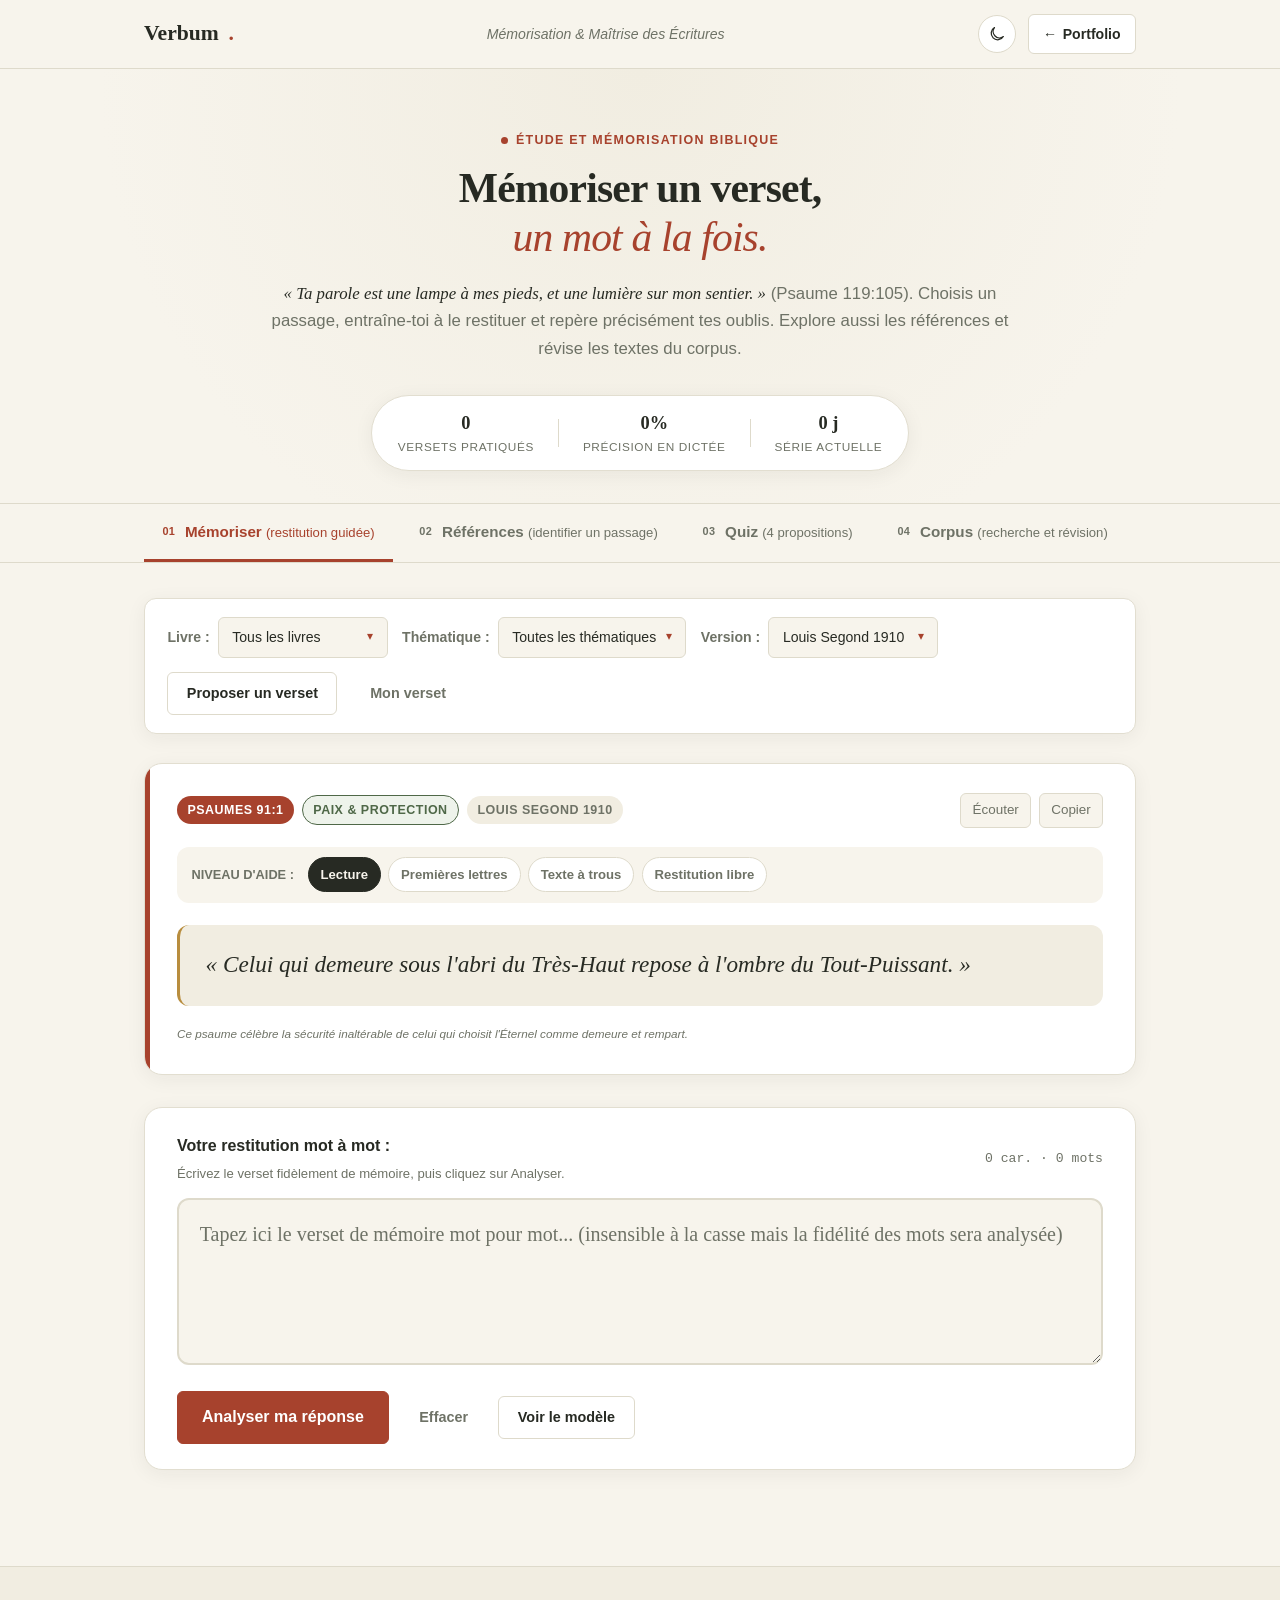
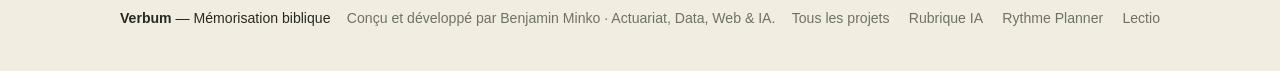
<file: verbum.html>
<!doctype html>
<html lang="fr">
<head>
<meta charset="utf-8">
<meta name="viewport" content="width=device-width, initial-scale=1">
<meta name="theme-color" content="#f5f2e9">
<title>Verbum — Mémorisation & Maîtrise des Écritures | Benjamin Minko</title>
<meta name="description" content="Verbum accompagne la mémorisation biblique avec comparaison mot à mot, exercices de références, quiz et suivi des progrès.">
<meta name="author" content="Benjamin Minko">
<meta name="keywords" content="Verbum, mémorisation biblique, verset biblique, méditation chrétienne, Louis Segond, Parole de Vie, quizz biblique, Benjamin Minko, IA chrétienne, étude biblique">
<meta name="robots" content="index, follow">
<link rel="canonical" href="https://benjaminminko.com/verbum.html">

<!-- Open Graph -->
<meta property="og:type" content="website">
<meta property="og:title" content="Verbum — Mémorisation & Maîtrise des Écritures | Benjamin Minko">
<meta property="og:description" content="Un espace de mémorisation biblique avec comparaison mot à mot, exercices de références, quiz et suivi des progrès.">
<meta property="og:url" content="https://benjaminminko.com/verbum.html">
<meta property="og:site_name" content="Benjamin Minko">
<meta property="og:locale" content="fr_FR">
<meta property="og:image" content="https://yvrtpioalszmefypdfsy.supabase.co/storage/v1/object/public/portfolio-media/verbum-hero.jpg">

<!-- Twitter Card -->
<meta name="twitter:card" content="summary_large_image">
<meta name="twitter:title" content="Verbum — Mémorisation & Maîtrise des Écritures">
<meta name="twitter:description" content="Mémorisation guidée, exercices de références bibliques, quiz et suivi des progrès.">
<meta name="twitter:image" content="https://yvrtpioalszmefypdfsy.supabase.co/storage/v1/object/public/portfolio-media/verbum-hero.jpg">

<!-- Structured Data JSON-LD -->
<script type="application/ld+json">
{
  "@context": "https://schema.org",
  "@type": "WebApplication",
  "name": "Verbum — Mémorisation & Maîtrise des Écritures",
  "url": "https://benjaminminko.com/verbum.html",
  "description": "Application interactive d'étude et de mémorisation des textes bibliques avec analyse sémantique, modes d'entraînement progressifs et quiz.",
  "applicationCategory": "EducationalApplication",
  "operatingSystem": "All",
  "browserRequirements": "Requires JavaScript. Requires HTML5.",
  "creator": {
    "@type": "Person",
    "name": "Benjamin Minko",
    "url": "https://benjaminminko.com/"
  },
  "offers": {
    "@type": "Offer",
    "price": "0",
    "priceCurrency": "EUR"
  }
}
</script>

<link rel="icon" href="data:image/svg+xml,%3Csvg xmlns='http://www.w3.org/2000/svg' viewBox='0 0 100 100'%3E%3Crect width='100' height='100' rx='20' fill='%23a7422d'/%3E%3Ctext x='24' y='73' font-size='68' font-family='Georgia' fill='%23f5f2e9'%3EV%3C/text%3E%3C/svg%3E">
<link rel="stylesheet" href="verbum.css">
</head>
<body>

<!-- Header -->
<header class="vb-header">
  <nav class="vb-nav">
    <a class="vb-brand" href="index.html#projets" aria-label="Retour au portfolio">
      Verbum<b>.</b>
    </a>
    <div class="vb-nav-center">
      <span class="vb-tagline">Mémorisation &amp; Maîtrise des Écritures</span>
    </div>
    <div class="vb-nav-actions">
      <button type="button" id="theme-toggle" class="vb-icon-btn" title="Basculer thème sombre / clair" aria-label="Thème sombre">
        <span id="theme-icon" class="vb-theme-icon" aria-hidden="true"></span>
      </button>
      <a href="index.html#projets" class="vb-back-link"><span aria-hidden="true">←</span> Portfolio</a>
    </div>
  </nav>
</header>

<main id="contenu">

  <!-- Hero Banner -->
  <section class="vb-hero" id="hero-section">
    <div class="vb-hero-inner">
      <p class="vb-eyebrow"><span class="vb-dot"></span> ÉTUDE ET MÉMORISATION BIBLIQUE</p>
      <h1 class="vb-title">
        Mémoriser un verset,<br>
        <em>un mot à la fois.</em>
      </h1>
      <p class="vb-subtitle">
        <em>« Ta parole est une lampe à mes pieds, et une lumière sur mon sentier. »</em> (Psaume 119:105).
        Choisis un passage, entraîne-toi à le restituer et repère précisément tes oublis. Explore aussi les références et révise les textes du corpus.
      </p>

      <!-- Quick Metrics Ribbon -->
      <div class="vb-stats-ribbon" id="stats-ribbon">
        <div class="vb-stat-item">
          <span class="vb-stat-num" id="ribbon-count">0</span>
          <span class="vb-stat-lbl">Versets pratiqués</span>
        </div>
        <div class="vb-stat-divider" aria-hidden="true"></div>
        <div class="vb-stat-item">
          <span class="vb-stat-num" id="ribbon-accuracy">0%</span>
          <span class="vb-stat-lbl">Précision en dictée</span>
        </div>
        <div class="vb-stat-divider" aria-hidden="true"></div>
        <div class="vb-stat-item">
          <span class="vb-stat-num" id="ribbon-streak">0 j</span>
          <span class="vb-stat-lbl">Série actuelle</span>
        </div>
      </div>
    </div>
  </section>

  <!-- Main Navigation Tabs -->
  <section class="vb-tabs-section">
    <div class="vb-tabs-wrapper" role="tablist" aria-label="Modes d'entraînement Verbum">
      <button type="button" class="vb-tab active" id="tab-graver" role="tab" aria-selected="true" aria-controls="panel-graver" tabindex="0">
        <span class="vb-tab-icon" aria-hidden="true">01</span>
        <span class="vb-tab-text">Mémoriser <em>(restitution guidée)</em></span>
      </button>
      <button type="button" class="vb-tab" id="tab-detective" role="tab" aria-selected="false" aria-controls="panel-detective" tabindex="-1">
        <span class="vb-tab-icon" aria-hidden="true">02</span>
        <span class="vb-tab-text">Références <em>(identifier un passage)</em></span>
      </button>
      <button type="button" class="vb-tab" id="tab-quiz" role="tab" aria-selected="false" aria-controls="panel-quiz" tabindex="-1">
        <span class="vb-tab-icon" aria-hidden="true">03</span>
        <span class="vb-tab-text">Quiz <em>(4 propositions)</em></span>
      </button>
      <button type="button" class="vb-tab" id="tab-biblio" role="tab" aria-selected="false" aria-controls="panel-biblio" tabindex="-1">
        <span class="vb-tab-icon" aria-hidden="true">04</span>
        <span class="vb-tab-text">Corpus <em>(recherche et révision)</em></span>
      </button>
    </div>
  </section>

  <!-- =========================================================================
       PANEL 1 : MODE GRAVER (Dictée & Mémorisation mot à mot)
       ========================================================================= -->
  <section class="vb-panel active" id="panel-graver" role="tabpanel" aria-labelledby="tab-graver">
    <div class="vb-container">
      
      <!-- Selection Bar -->
      <div class="vb-filter-bar">
        <div class="vb-filter-group">
          <label id="vb-book-select-label">Livre :</label>
          <div class="vb-custom-select" id="custom-book-select">
            <button type="button" class="vb-custom-trigger" id="book-select-trigger" aria-haspopup="listbox" aria-expanded="false" aria-labelledby="vb-book-select-label book-select-trigger">
              <span class="vb-custom-value" id="book-select-value">Tous les livres</span>
              <span class="vb-custom-chevron" aria-hidden="true">▾</span>
            </button>
            <div class="vb-custom-dropdown" id="book-select-dropdown" role="listbox" aria-labelledby="vb-book-select-label" hidden>
              <!-- Dynamically populated in JS -->
            </div>
            <select id="graver-book-select" hidden aria-hidden="true" tabindex="-1">
              <option value="all">Tous les livres</option>
            </select>
          </div>
        </div>

        <div class="vb-filter-group">
          <label id="vb-theme-select-label">Thématique :</label>
          <div class="vb-custom-select" id="custom-theme-select">
            <button type="button" class="vb-custom-trigger" id="theme-select-trigger" aria-haspopup="listbox" aria-expanded="false" aria-labelledby="vb-theme-select-label theme-select-trigger">
              <span class="vb-custom-value" id="theme-select-value">Toutes les thématiques</span>
              <span class="vb-custom-chevron" aria-hidden="true">▾</span>
            </button>
            <div class="vb-custom-dropdown" id="theme-select-dropdown" role="listbox" aria-labelledby="vb-theme-select-label" hidden>
              <!-- Dynamically populated in JS -->
            </div>
            <select id="graver-theme-select" hidden aria-hidden="true" tabindex="-1">
              <option value="all">Toutes les thématiques</option>
            </select>
          </div>
        </div>

        <div class="vb-filter-group">
          <label id="vb-version-select-label">Version :</label>
          <div class="vb-custom-select" id="custom-version-select">
            <button type="button" class="vb-custom-trigger" id="version-select-trigger" aria-haspopup="listbox" aria-expanded="false" aria-labelledby="vb-version-select-label version-select-trigger">
              <span class="vb-custom-value" id="version-select-value">Louis Segond 1910</span>
              <span class="vb-custom-chevron" aria-hidden="true">▾</span>
            </button>
            <div class="vb-custom-dropdown" id="version-select-dropdown" role="listbox" aria-labelledby="vb-version-select-label" hidden>
              <div class="vb-custom-option is-selected" role="option" data-value="lsg" aria-selected="true" tabindex="0">
                <span>Louis Segond 1910</span>
                <span class="vb-opt-check" aria-hidden="true">✓</span>
              </div>
              <div class="vb-custom-option" role="option" data-value="pdv" aria-selected="false" tabindex="0">
                <span>Parole de Vie (Français courant)</span>
                <span class="vb-opt-check" aria-hidden="true">✓</span>
              </div>
            </div>
            <select id="graver-version-select" hidden aria-hidden="true" tabindex="-1">
              <option value="lsg">Louis Segond 1910</option>
              <option value="pdv">Parole de Vie (Français courant)</option>
            </select>
          </div>
        </div>

        <button type="button" id="graver-random-btn" class="vb-btn vb-btn-outline" title="Proposer un autre verset">
          Proposer un verset
        </button>
        <button type="button" id="graver-custom-toggle-btn" class="vb-btn vb-btn-ghost" title="Coller mon propre verset personnalisé">
          Mon verset
        </button>
      </div>

      <!-- Custom Verse Collapse -->
      <div class="vb-custom-box" id="custom-verse-box" hidden>
        <div class="vb-custom-box-inner">
          <p class="vb-custom-box-title">Entrez votre propre verset à mémoriser :</p>
          <div class="vb-custom-inputs">
            <input type="text" id="custom-ref-input" class="vb-input" placeholder="Référence (ex: Jérémie 33:3)" aria-label="Référence du verset personnalisé">
            <textarea id="custom-text-input" class="vb-textarea" rows="2" placeholder="Collez ici le texte exact du verset..." aria-label="Texte du verset personnalisé"></textarea>
          </div>
          <div class="vb-custom-actions">
            <button type="button" id="custom-apply-btn" class="vb-btn vb-btn-primary">Charger ce verset</button>
            <button type="button" id="custom-cancel-btn" class="vb-btn vb-btn-ghost">Annuler</button>
          </div>
        </div>
      </div>

      <!-- Target Verse Card -->
      <div class="vb-verse-card" id="verse-card">
        <div class="vb-verse-header">
          <div class="vb-verse-meta">
            <span class="vb-badge vb-badge-accent" id="verse-ref">Psaumes 91:1</span>
            <span class="vb-badge vb-badge-neutral" id="verse-theme-tag">Paix &amp; Protection</span>
            <span class="vb-badge vb-badge-soft" id="verse-version-tag">Louis Segond 1910</span>
          </div>
          <div class="vb-verse-tools">
            <button type="button" id="audio-speak-btn" class="vb-tool-btn" title="Écouter la récitation audio" aria-label="Écouter le verset">
              Écouter
            </button>
            <button type="button" id="copy-ref-btn" class="vb-tool-btn" title="Copier la référence et le verset" aria-label="Copier le verset">
              Copier
            </button>
          </div>
        </div>

        <!-- Assistance Mode Level Selectors -->
        <div class="vb-assistance-levels" role="group" aria-label="Niveau d'aide mnémotechnique">
          <span class="vb-assist-label">Niveau d'aide :</span>
          <button type="button" class="vb-pill active" data-assist="open" title="Le verset reste visible pour la lecture et mémorisation">
            Lecture
          </button>
          <button type="button" class="vb-pill" data-assist="first-letters" title="Affiche uniquement la première lettre de chaque mot">
            Premières lettres
          </button>
          <button type="button" class="vb-pill" data-assist="cloze" title="Masque les mots-clés théologiques">
            Texte à trous
          </button>
          <button type="button" class="vb-pill" data-assist="blank" title="Page blanche complète : verset totalement masqué">
            Restitution libre
          </button>
        </div>

        <!-- Verse Prompt Display (adapts according to assistance level) -->
        <div class="vb-verse-prompt" id="verse-prompt-container">
          <blockquote id="verse-prompt-text" class="vb-prompt-text">
            « Celui qui demeure sous l'abri du Très-Haut repose à l'ombre du Tout-Puissant. »
          </blockquote>
        </div>

        <div class="vb-verse-context" id="verse-context">
          <small id="verse-context-text">Un psaume de refuge inébranlable et de confiance absolue en la protection divine.</small>
        </div>
      </div>

      <!-- Practice Typing Area -->
      <div class="vb-typing-area">
        <div class="vb-typing-header">
          <label for="practice-input" class="vb-typing-label">
            <strong>Votre restitution mot à mot :</strong>
            <span class="vb-typing-hint">Écrivez le verset fidèlement de mémoire, puis cliquez sur Analyser.</span>
          </label>
          <div class="vb-typing-counter">
            <span id="char-count">0</span> car. · <span id="word-count">0</span> mots
          </div>
        </div>

        <textarea id="practice-input" class="vb-input-box" rows="4" placeholder="Tapez ici le verset de mémoire mot pour mot... (insensible à la casse mais la fidélité des mots sera analysée)" spellcheck="false" autocomplete="off" autocapitalize="off"></textarea>

        <div class="vb-typing-actions">
          <button type="button" id="analyze-btn" class="vb-btn vb-btn-primary vb-btn-lg">
            Analyser ma réponse
          </button>
          <button type="button" id="clear-input-btn" class="vb-btn vb-btn-ghost">
            Effacer
          </button>
          <button type="button" id="show-solution-btn" class="vb-btn vb-btn-outline">
            Voir le modèle
          </button>
        </div>
      </div>

      <!-- Analysis & Diff Results Section -->
      <div class="vb-analysis-card" id="analysis-card" hidden>
        <div class="vb-analysis-header">
          <div class="vb-analysis-score-wrap">
            <div class="vb-score-circle" id="score-circle">
              <span class="vb-score-percent" id="score-percent">100%</span>
            </div>
            <div>
              <h2 class="vb-analysis-title" id="score-verdict">Parfaitement gravé !</h2>
              <p class="vb-analysis-sub" id="score-summary">Aucune faute, exactitude mot à mot remarquable.</p>
            </div>
          </div>
          <div class="vb-analysis-badges" id="score-badges">
            <span class="vb-tag-badge vb-tag-success" id="stat-exact-words">0 mots exacts</span>
            <span class="vb-tag-badge vb-tag-warning" id="stat-typos">0 coquilles</span>
            <span class="vb-tag-badge vb-tag-danger" id="stat-missing">0 oublis / erreurs</span>
          </div>
        </div>

        <!-- Legend -->
        <div class="vb-diff-legend">
          <span class="vb-legend-item"><span class="vb-dot vb-dot-ok"></span> Mot exact</span>
          <span class="vb-legend-item"><span class="vb-dot vb-dot-warn"></span> Coquille / accent</span>
          <span class="vb-legend-item"><span class="vb-dot vb-dot-err"></span> Manquant ou différent</span>
        </div>

        <!-- Word-by-word diff output -->
        <div class="vb-diff-container">
          <div class="vb-diff-box">
            <p class="vb-diff-label">Votre texte annoté :</p>
            <div class="vb-diff-content" id="diff-user-output"></div>
          </div>
          <div class="vb-diff-box">
            <p class="vb-diff-label">Texte authentique de référence :</p>
            <div class="vb-diff-content vb-diff-canonical" id="diff-canonical-output"></div>
          </div>
        </div>

        <!-- Next Verse / Re-practice CTA -->
        <div class="vb-analysis-cta">
          <button type="button" id="retry-verse-btn" class="vb-btn vb-btn-outline">
            Recommencer
          </button>
          <button type="button" id="next-verse-btn" class="vb-btn vb-btn-primary">
            Verset suivant ➔
          </button>
        </div>
      </div>

    </div>
  </section>

  <!-- =========================================================================
       PANEL 2 : MODE DÉTECTIVE (Deviner la référence d'un verset)
       ========================================================================= -->
  <section class="vb-panel" id="panel-detective" role="tabpanel" aria-labelledby="tab-detective" hidden>
    <div class="vb-container">

      <div class="vb-detective-intro">
        <div class="vb-detective-badge">Épreuve de Maîtrise</div>
        <h2 class="vb-section-heading">Quel est ce verset ? Retrouve sa référence exacte.</h2>
        <p class="vb-section-sub">Lis le passage ci-dessous et identifie le <strong>Livre</strong>, le <strong>Chapitre</strong> et le <strong>Verset</strong>. Utilise les indices si nécessaire.</p>
      </div>

      <!-- Detective Verse Display -->
      <div class="vb-mystery-card">
        <span class="vb-mystery-mark" aria-hidden="true">« »</span>
        <blockquote class="vb-mystery-quote" id="detective-quote">
          « Car je connais les projets que j'ai formés sur vous, dit l'Éternel, projets de paix et non de malheur, afin de vous donner un avenir et de l'espérance. »
        </blockquote>
        <div class="vb-mystery-tags">
          <span class="vb-badge vb-badge-soft" id="detective-version-tag">Louis Segond 1910</span>
          <span class="vb-badge vb-badge-neutral" id="detective-theme-tag">Espérance</span>
        </div>
      </div>

      <!-- Clues System (Progressive) -->
      <div class="vb-clues-section">
        <div class="vb-clues-header">
          <span>Besoin d'un coup de pouce ?</span>
          <button type="button" id="detective-clue-btn" class="vb-btn vb-btn-ghost vb-btn-sm">
            Demander un indice (<span id="clues-left-count">3 restants</span>)
          </button>
        </div>
        <div class="vb-clues-list" id="detective-clues-list"></div>
      </div>

      <!-- Guess Input Form -->
      <div class="vb-guess-card">
        <h3 class="vb-guess-title">Votre réponse :</h3>

        <!-- Mode de saisie : Deux options intuitives -->
        <div class="vb-guess-inputs-grid">
          <div class="vb-field-group">
            <label for="detective-book-input">Livre :</label>
            <div class="vb-autocomplete-wrapper" id="detective-book-wrapper">
              <input type="text" id="detective-book-input" class="vb-input" placeholder="Ex: Psaumes, Romains, Jérémie..." autocomplete="off">
              <div class="vb-autocomplete-dropdown" id="detective-book-dropdown" role="listbox" hidden></div>
            </div>
          </div>

          <div class="vb-field-group">
            <label for="detective-chapter-input">Chapitre :</label>
            <input type="number" id="detective-chapter-input" class="vb-input" min="1" max="150" placeholder="Ex. 91" aria-label="Chapitre">
          </div>

          <div class="vb-field-group">
            <label for="detective-verse-input">Verset ou plage :</label>
            <input type="text" id="detective-verse-input" class="vb-input" inputmode="numeric" placeholder="Ex. 16 ou 16-18">
          </div>
        </div>

        <div class="vb-guess-direct-bar">
          <span class="vb-or-separator">Ou saisis la référence complète :</span>
          <input type="text" id="detective-direct-input" class="vb-input" placeholder="Ex. Jean 3:16 ou Psaumes 91:1" aria-label="Saisie rapide de la référence">
        </div>

        <div class="vb-guess-actions">
          <button type="button" id="detective-validate-btn" class="vb-btn vb-btn-primary vb-btn-lg">
            Vérifier la référence
          </button>
          <button type="button" id="detective-giveup-btn" class="vb-btn vb-btn-outline">
            Donner ma langue au chat
          </button>
          <button type="button" id="detective-next-btn" class="vb-btn vb-btn-ghost" hidden>
            Verset suivant ➔
          </button>
        </div>

        <!-- Detective Feedback Banner -->
        <div class="vb-feedback-banner" id="detective-feedback" hidden></div>
      </div>

    </div>
  </section>

  <!-- =========================================================================
       PANEL 3 : FLASH QUIZZ (4 propositions de versets pour une référence)
       ========================================================================= -->
  <section class="vb-panel" id="panel-quiz" role="tabpanel" aria-labelledby="tab-quiz" hidden>
    <div class="vb-container">

      <div class="vb-quiz-wrapper">
        <div class="vb-quiz-header">
          <div class="vb-quiz-progress-wrap">
            <div class="vb-quiz-progress-bar">
              <div class="vb-quiz-progress-fill" id="quiz-progress-fill" style="width: 10%;"></div>
            </div>
            <div class="vb-quiz-stats">
              <span>Question <strong id="quiz-current-q">1</strong> / 10</span>
              <span>Score : <strong id="quiz-current-score">0</strong> pts</span>
              <span>Réponses justes à la suite : <strong id="quiz-streak">0</strong></span>
            </div>
          </div>
        </div>

        <!-- Quiz Question Card -->
        <div class="vb-quiz-card">
          <p class="vb-quiz-prompt-label">À quel texte correspond cette référence biblique ?</p>
          <div class="vb-quiz-target-ref" id="quiz-target-ref">Romains 8:28</div>
          <div class="vb-quiz-theme-hint" id="quiz-theme-hint">Thématique : Souveraineté &amp; Bienveillance</div>
        </div>

        <!-- 4 Options Grid -->
        <div class="vb-quiz-options" id="quiz-options-container" role="radiogroup" aria-label="Choix de verset">
          <!-- Dynamically populated -->
        </div>

        <!-- Quiz Explanation / Next Button -->
        <div class="vb-quiz-footer" id="quiz-footer" hidden>
          <div class="vb-quiz-explanation" id="quiz-explanation-text"></div>
          <button type="button" id="quiz-next-btn" class="vb-btn vb-btn-primary vb-btn-lg">
            Question suivante ➔
          </button>
        </div>

        <!-- Quiz Results Modal / Card -->
        <div class="vb-quiz-results-card" id="quiz-results-card" hidden>
          <div class="vb-quiz-trophy" id="quiz-trophy" aria-hidden="true">—</div>
          <h2 class="vb-quiz-results-title" id="quiz-final-title">Session terminée !</h2>
          <p class="vb-quiz-results-score" id="quiz-final-score">Score final : 8 / 10 (800 pts)</p>
          <p class="vb-quiz-results-msg" id="quiz-final-msg">Excellente connaissance des Écritures !</p>
          <div class="vb-quiz-results-actions">
            <button type="button" id="quiz-restart-btn" class="vb-btn vb-btn-primary vb-btn-lg">
              Relancer une série de 10
            </button>
            <button type="button" class="vb-btn vb-btn-outline" onclick="document.getElementById('tab-graver').click();">
              Passer en mode Graver
            </button>
          </div>
        </div>

      </div>

    </div>
  </section>

  <!-- =========================================================================
       PANEL 4 : BIBLIOTHÈQUE & STATISTIQUES
       ========================================================================= -->
  <section class="vb-panel" id="panel-biblio" role="tabpanel" aria-labelledby="tab-biblio" hidden>
    <div class="vb-container">

      <!-- Stats Overview Cards -->
      <div class="vb-stats-grid">
        <div class="vb-overview-card">
          <span class="vb-card-icon" aria-hidden="true">01</span>
          <div class="vb-overview-num" id="stat-total-practiced">0</div>
          <div class="vb-overview-label">Versets pratiqués</div>
        </div>
        <div class="vb-overview-card">
          <span class="vb-card-icon" aria-hidden="true">02</span>
          <div class="vb-overview-num" id="stat-avg-accuracy">0%</div>
          <div class="vb-overview-label">Précision en dictée</div>
        </div>
        <div class="vb-overview-card">
          <span class="vb-card-icon" aria-hidden="true">03</span>
          <div class="vb-overview-num" id="stat-best-streak">0</div>
          <div class="vb-overview-label">Meilleure série quotidienne</div>
        </div>
        <div class="vb-overview-card">
          <span class="vb-card-icon" aria-hidden="true">04</span>
          <div class="vb-overview-num" id="stat-mastery-level">Initié</div>
          <div class="vb-overview-label">Quiz terminés</div>
        </div>
      </div>

      <!-- Verses Directory -->
      <div class="vb-biblio-header">
        <div>
          <h2 class="vb-section-heading">Index des Versets Disponibles</h2>
          <p class="vb-section-sub">Les 66 livres sont répertoriés. Les filtres indiquent les passages déjà intégrés ; tu peux aussi ajouter les tiens avec « Mon verset ».</p>
        </div>
        <div class="vb-biblio-search-wrap">
          <button type="button" id="biblio-review-toggle" class="vb-btn vb-btn-outline vb-review-toggle" aria-pressed="false">Réviser mes passages</button>
          <input type="search" id="biblio-search" class="vb-input" placeholder="Rechercher un mot, un livre ou une référence...">
        </div>
      </div>
      <p id="biblio-result-count" class="vb-biblio-result-count" aria-live="polite"></p>

      <!-- Verses Table / Cards List -->
      <div class="vb-verses-list" id="biblio-verses-list">
        <!-- Dynamically populated -->
      </div>

    </div>
  </section>

  <!-- MODALE PERSONNALISÉE VERBUM : DIALOGUE D'ALERTE & CONFIRMATION -->
  <dialog id="vb-custom-dialog" class="vb-modal" aria-labelledby="vb-dialog-title">
    <div class="vb-modal-container">
      <div class="vb-modal-header">
        <div class="vb-modal-header-left">
          <span class="vb-modal-icon" id="vb-dialog-icon" aria-hidden="true">i</span>
          <h2 id="vb-dialog-title" class="vb-modal-title">Attention</h2>
        </div>
        <button type="button" id="close-vb-dialog" class="vb-modal-close" aria-label="Fermer la boîte de dialogue">✕</button>
      </div>
      <div class="vb-modal-body">
        <p id="vb-dialog-message" class="vb-modal-message"></p>
      </div>
      <div class="vb-modal-footer">
        <button type="button" id="ok-vb-dialog" class="vb-btn vb-btn-primary vb-btn-lg">Compris</button>
      </div>
    </div>
  </dialog>

  <!-- Toast Notifications Flottantes -->
  <div id="vb-toast-container" class="vb-toast-container" aria-live="polite"></div>

</main>

<!-- Footer -->
<footer class="vb-footer">
  <div class="vb-footer-inner">
    <div class="vb-footer-brand">
      <span><strong>Verbum</strong> — Mémorisation biblique</span>
    </div>
    <div class="vb-footer-copy">
      Conçu et développé par <a href="index.html">Benjamin Minko</a> · Actuariat, Data, Web &amp; IA.
    </div>
    <div class="vb-footer-links">
      <a href="index.html#projets">Tous les projets</a>
      <a href="rubriques/intelligence-artificielle.html">Rubrique IA</a>
      <a href="planificateur.html">Rythme Planner</a>
      <a href="lectio.html">Lectio</a>
    </div>
  </div>
</footer>

<script src="verbum.js"></script>
</body>
</html>
</file>
<file: styles.css>
@charset "UTF-8";
:root{--paper:#f5f2e9;--ink:#292c25;--muted:#64665c;--accent:#a7422d;--line:#d7d5ca;--serif:Georgia,'Times New Roman',serif;--sans:'Segoe UI',Arial,sans-serif}
*{box-sizing:border-box}html{scroll-behavior:smooth;scroll-padding-top:100px}body{margin:0;background:var(--paper);color:var(--ink);font-family:var(--sans);font-size:16px;line-height:1.65}a{color:inherit;text-decoration:none}button{font:inherit;color:inherit;cursor:pointer}button,a,summary{-webkit-tap-highlight-color:transparent}button:focus-visible,a:focus-visible,summary:focus-visible{outline:2px solid var(--accent);outline-offset:6px}::selection{background:#d9b69a;color:var(--ink)}[hidden]{display:none!important}.wrap{width:min(1180px,calc(100% - 96px));margin-inline:auto}.eyebrow,.tiny,.art-label,.project-meta,.graph-caption,.desk-caption{font-size:10px;font-weight:600;letter-spacing:1.5px;line-height:1.6}.eyebrow{margin:0 0 26px}.small-dot{display:inline-block;width:7px;height:7px;border-radius:50%;background:var(--accent);margin-right:9px}.header{position:sticky;top:0;z-index:20;background:rgba(245,242,233,.97);border-bottom:1px solid var(--line)}.nav{min-height:90px;display:flex;align-items:center;justify-content:space-between;gap:25px}.brand{font-weight:700;font-size:22px;letter-spacing:-1px}.brand b{color:var(--accent)}.brand i{font-family:var(--serif)}.nav-links{display:flex;align-items:center;gap:32px;font-size:12px}.nav-links>a{padding:10px 0}.nav-links>a:hover,.text-link:hover{color:var(--accent)}.nav-contact{border-bottom:1px solid var(--ink)}.nav-contact span{margin-left:16px}.menu-toggle{display:none}.hero{position:relative;display:grid;grid-template-columns:1.1fr 1fr;gap:30px;padding-top:83px}.hero h1{font-family:var(--serif);font-weight:400;font-size:clamp(56px,5.5vw,78px);line-height:1.02;letter-spacing:-4px;margin:0 0 30px}em{font-weight:400;color:var(--accent)}.asterisk{display:inline-block;color:var(--accent);font-family:var(--sans);font-size:.67em;margin-left:38px;vertical-align:10%;animation:turn-in 1.2s ease-out both}.intro{font-size:16px;line-height:1.8;max-width:425px;color:var(--muted);margin-bottom:28px}.hero-actions{display:flex;align-items:center;gap:24px;flex-wrap:wrap}.button{background:var(--ink);color:var(--paper);display:inline-flex;align-items:center;gap:24px;padding:15px 20px;font-size:12px;transition:background .2s,transform .2s}.button:hover{background:var(--accent);transform:translateY(-2px)}.text-link{font-size:12px;border-bottom:1px solid;padding-bottom:4px}.hero-footer{grid-column:1/-1;display:flex;justify-content:space-between;padding:40px 0 22px;font-size:11px;color:var(--muted)}.hero-footer a span{margin-left:15px}.desk{position:relative;min-height:440px;margin-top:10px}.desk-grid{position:absolute;inset:10px 0 25px 10px;background-image:linear-gradient(#deddd2 1px,transparent 1px),linear-gradient(90deg,#deddd2 1px,transparent 1px);background-size:25px 25px;opacity:.45;mask-image:radial-gradient(ellipse,#000 30%,transparent 72%)}.paper{background:#ebe9db;border:1px solid #d7d5c3;box-shadow:0 12px 24px #27291f0d}.math-paper{position:absolute;width:280px;left:25px;top:0;transform:rotate(-9deg);padding:23px 25px 15px}.paper-heading{display:block;font-family:var(--serif);font-size:27px;line-height:1.15;margin-top:15px}.math-paper svg{width:100%;margin-top:15px}.math-note{display:block;font-family:var(--serif);font-style:italic;font-size:13px;text-align:right}.code-paper{position:absolute;top:135px;right:2px;background:#2e382f;color:#eeeede;width:290px;transform:rotate(5deg);box-shadow:0 20px 30px #27302420}.code-bar{display:flex;justify-content:space-between;border-bottom:1px solid #556052;padding:12px 16px;font:10px monospace}.code-bar>span:first-child{color:#a8ac8f;font-size:8px;letter-spacing:2px}.code-paper code{display:block;padding:23px;font-size:12px;line-height:1.8}.code-muted{color:#b3bea8}.code-warm{color:#e6c68a}.code-bottom{display:flex;justify-content:space-between;padding:12px 16px;border-top:1px solid #556052;font-size:8px;letter-spacing:1px}.book{position:absolute;left:10px;height:44px;display:flex;align-items:center;justify-content:space-between;padding:0 20px 0 25px;border-left:6px double #ffffff40;font-family:var(--serif);font-size:11px;letter-spacing:1px;box-shadow:2px 5px 8px #292c2514}.book-back{bottom:53px;width:240px;transform:rotate(-6deg);background:#bb7856;color:#fff5df}.book-front{bottom:12px;width:250px;transform:rotate(-2deg);background:#d9c693;color:#494332}.desk-note{position:absolute;right:9px;top:14px;font-family:var(--serif);font-size:19px;line-height:1.3;font-style:italic;color:var(--accent);transform:rotate(9deg)}.desk-caption{position:absolute;bottom:-31px;right:8px;font-size:8px;color:var(--muted)}.interests-strip{border-block:1px solid var(--line);margin-top:22px}.interests-strip .wrap{display:flex;justify-content:space-between;align-items:center;gap:20px;padding-block:19px;font-size:12px}.interests-strip i{font-style:normal;color:var(--accent);font-size:17px}.section{padding-block:90px}.heading-row{display:flex;justify-content:space-between;align-items:end;gap:45px}.heading-row>p{max-width:340px;color:var(--muted);font-size:14px;margin:0 0 7px}h2{font-family:var(--serif);font-size:clamp(42px,4.7vw,62px);font-weight:400;line-height:1.08;letter-spacing:-2px;margin:0}h3{font-family:var(--serif);font-weight:400;letter-spacing:-.5px}.filters{display:flex;gap:8px;flex-wrap:wrap;margin:32px 0}.filter{border:1px solid var(--line);background:transparent;padding:8px 16px;font-size:11px;border-radius:25px;transition:background .2s}.filter.active{color:var(--paper);background:var(--ink);border-color:var(--ink)}.filter:hover:not(.active){background:#e9e6dc}.filter span{margin-left:14px;font-size:9px}.projects{display:grid;grid-template-columns:1fr 1fr;gap:48px 35px;margin-top:32px}.project{min-width:0}.project-art{height:300px;overflow:hidden;position:relative;transition:background .3s}.art-label{position:absolute;top:18px;left:22px;font-size:8px;color:#53594e}.web-art{background:#e4d9ca;padding:60px 40px 0}.mini-app{background:#fcfaf4;display:flex;transform:rotate(-4deg);height:260px;box-shadow:0 15px 30px #48443820;transition:transform .4s}.project:hover .mini-app{transform:rotate(-1deg) translateY(-5px)}.mini-sidebar{display:flex;flex-direction:column;gap:13px;width:105px;border-right:1px solid #e5e3d9;padding:14px;font-family:var(--serif);font-size:24px}.mini-sidebar span{font-family:var(--sans);font-size:7px;white-space:nowrap}.mini-sidebar span:first-of-type{background:#e7e9df;padding:5px;margin-inline:-5px}.mini-sidebar b{margin-top:auto;font-size:20px;font-weight:400}.mini-main{padding:23px 18px;flex:1;min-width:0}.mini-top{display:flex;justify-content:space-between;font-size:10px}.mini-stats{display:flex;gap:40px;margin-top:20px}.mini-stats small{display:block;font-size:7px;color:#64665c}.mini-stats b{font-family:var(--serif);font-size:25px;font-weight:400}.mini-chart{height:90px;display:flex;align-items:end;gap:9px;border-bottom:1px solid #c9cbbb;margin-top:10px}.mini-chart i{flex:1;background:#68775e;height:45%}.mini-chart i:nth-child(2n){height:65%;background:#b5bea5}.mini-chart i:nth-child(3n){height:83%}.mini-chart i:last-child{height:96%;background:#ac6347}.data-art{background:#e1e4d6;padding:52px 32px 20px}.graph-title{font-family:var(--serif);font-size:24px;line-height:1.2}.data-art svg{width:100%;height:140px;margin-top:5px}.graph-caption{font-size:8px;color:#59614d}.project-meta{display:flex;justify-content:space-between;gap:15px;margin:20px 0 10px;font-size:9px;letter-spacing:1px;color:var(--muted)}.project-meta>span+span{letter-spacing:0;text-align:right}.project h3{font-size:29px;line-height:1.15;margin:8px 0 12px}.project p{font-size:13px;color:var(--muted);max-width:440px;margin:0 0 18px}.project details{border-top:1px solid var(--line)}summary{cursor:pointer;list-style:none}summary::-webkit-details-marker{display:none}.project summary{display:flex;justify-content:space-between;padding:12px 0;font-size:11px}.detail-body{font-size:13px;color:var(--muted);padding:3px 0 20px}.project-wide{grid-column:1/-1;display:grid;grid-template-columns:1fr 1fr;gap:35px;border-block:1px solid var(--line);padding:30px 0}.ai-art{background:#e9dfd4;display:flex;align-items:center;justify-content:center;gap:20px}.document-stack{position:relative;width:120px;height:140px;flex-shrink:0}.document-stack span{position:absolute;inset:0;background:#f8f3e8;border:1px solid #c9bfaf;padding:15px;font-family:var(--serif);font-size:15px}.document-stack span:first-child{transform:rotate(-14deg) translate(-6px,-8px)}.document-stack span:nth-child(2){transform:rotate(-6deg)}.document-stack span:last-child{transform:rotate(3deg);background:repeating-linear-gradient(#faf6ec 0 22px,#ded9cb 23px,#faf6ec 24px);padding-top:10px}.diagram-arrow{font-size:26px;color:var(--accent)}.answer-paper{background:#a44f36;color:#fff3df;padding:22px;transform:rotate(5deg)}.answer-paper>span{font-size:8px;letter-spacing:1px}.answer-paper strong{display:block;font-family:var(--serif);font-size:26px;line-height:1.2;font-weight:400;margin:16px 0}.answer-paper small{font-size:8px}.wide-copy{align-self:center;padding:0 25px}.wide-copy h3{font-size:35px}.section-end{display:flex;justify-content:space-between;font-family:var(--serif);font-style:italic;color:var(--muted);font-size:17px;margin:25px 0 0}.section-end span{color:var(--accent)}.about-section{background:#e8e8dc;padding-block:85px}.about-grid{display:grid;grid-template-columns:1fr 1.25fr;gap:100px}.personal-mark{margin-top:65px;font-family:var(--serif);font-size:110px;line-height:1;letter-spacing:-12px;color:#606d54}.personal-mark>span{font-style:italic;color:#a65136}.personal-mark small{display:block;font:9px/1.6 var(--sans);letter-spacing:2px;margin-top:20px;color:var(--muted)}.about-copy>p{font-size:14px;color:#53594e;margin:0 0 20px}.about-copy .large-copy{font-family:var(--serif);font-size:34px;line-height:1.25;color:var(--ink);margin-bottom:28px}.faith-note{border-left:2px solid var(--accent);padding:2px 0 2px 24px;margin-block:32px}.faith-note .tiny{color:var(--accent)}.faith-note h3{font-size:27px;margin:8px 0}.faith-note p{font-size:14px;color:#53594e;margin:0}.about-copy .about-last{font-family:var(--serif);font-style:italic;font-size:18px}.notebook{margin-top:40px;border-top:1px solid var(--ink)}.notebook details{border-bottom:1px solid var(--line)}.notebook summary{display:flex;align-items:center;gap:35px;padding:24px 0}.note-number{font-size:11px;color:var(--muted);align-self:start;padding-top:5px}.notebook summary>span:nth-child(2){font-family:var(--serif);font-size:29px;line-height:1.35}.notebook summary small{display:block;font-family:var(--sans);font-size:9px;letter-spacing:1.3px;margin-bottom:8px;color:var(--muted)}.note-plus{margin-left:auto;color:var(--accent);font-size:27px;font-weight:300;transition:transform .2s}details[open] .note-plus, .project details[open] summary>span{transform:rotate(45deg)}.note-body{max-width:720px;padding:0 0 30px 50px;font-size:14px;color:var(--muted)}.note-body p{margin-top:0}.contact-section{background:#2e382f;color:#f5f0e4;padding:75px 0 55px}.contact-grid{display:grid;grid-template-columns:1.2fr 1fr;gap:60px;align-items:center}.contact-section .eyebrow{color:#c5cbb8}.contact-section h2{font-size:55px}.contact-section em{color:#ddbc91}.contact-copy>p{max-width:320px;color:#c7cbbb;font-size:14px}.email-link{display:flex;justify-content:space-between;gap:10px;padding:12px 0;border-bottom:1px solid #737b68;font-size:clamp(14px,1.6vw,21px)}.contact-links{display:flex;gap:28px;margin-top:18px;font-size:11px}.contact-links button{border:0;background:transparent;padding:0;font-size:11px}.contact-links a:hover,.contact-links button:hover{color:#ddbc91}.contact-copy .copy-status{min-height:22px;font-size:11px;margin:12px 0 0}.footer{display:flex;align-items:center;justify-content:space-between;gap:20px;padding-block:25px;font-size:10px;color:var(--muted)}.footer .brand{color:var(--ink);font-family:var(--serif);font-size:29px}.skip-link{position:fixed;top:-100px;left:15px;z-index:100;background:var(--ink);color:white;padding:12px}.skip-link:focus{top:10px}.sr-only{position:absolute;width:1px;height:1px;padding:0;margin:-1px;overflow:hidden;clip:rect(0,0,0,0);white-space:nowrap;border:0}.reveal.is-pending{opacity:0;transform:translateY(15px)}.reveal{transition:opacity .55s ease,transform .55s ease}@keyframes turn-in{from{transform:rotate(-65deg);opacity:0}to{transform:rotate(0);opacity:1}}
@media(min-width:1450px){.hero{padding-top:100px;padding-bottom:15px}.desk{margin-top:25px}}
@media(max-width:1000px){.wrap{width:calc(100% - 64px)}.nav-links{gap:22px}.hero{gap:10px;padding-top:65px}.hero h1{font-size:68px}.desk{transform:scale(.85);transform-origin:center right;margin-left:-40px}.hero-actions{gap:15px}.hero-actions .text-link{font-size:11px}.about-grid{gap:60px}.web-art{padding:65px 20px 0}.mini-sidebar{width:85px}.mini-main{padding:23px 12px}.project-meta{font-size:8px}.ai-art{gap:12px;padding-inline:20px}.answer-paper{padding:16px}.document-stack{width:100px}.contact-grid{gap:35px}.contact-section h2{font-size:47px}}
@media(max-width:760px){html{scroll-padding-top:85px}.wrap{width:calc(100% - 40px)}.nav{min-height:74px;flex-wrap:wrap;gap:0}.brand{font-size:20px}.menu-toggle:not([hidden]){display:flex;align-items:center;gap:18px;border:0;background:transparent;font-size:12px;padding:12px 0 12px 15px}.menu-toggle span{font-size:22px}.nav-links{width:100%;flex-direction:column;align-items:stretch;gap:0;padding:5px 0 18px}.nav-links>a{padding:12px 0;border-bottom:1px solid var(--line)}.nav-contact span{float:right}.hero{display:block;padding-top:45px}.hero h1{font-size:clamp(57px,12vw,80px);letter-spacing:-3px}.hero .eyebrow{font-size:9px;letter-spacing:1.2px}.intro{font-size:15px;max-width:480px}.hero-actions{gap:22px}.desk{width:min(100%,470px);height:435px;min-height:0;transform:none;margin:42px auto 15px}.code-paper{width:275px;right:5px}.math-paper{left:20px;width:260px}.desk-note{right:15px}.book-back{bottom:50px}.book-front{bottom:8px}.desk-caption{bottom:-18px}.hero-footer{padding-top:35px;font-size:10px}.interests-strip .wrap{justify-content:center;flex-wrap:wrap;gap:8px 18px;font-size:11px;padding-block:16px}.interests-strip i{font-size:12px}.section{padding-block:58px}.heading-row{display:block}.heading-row>p{margin:20px 0 0;max-width:440px;font-size:13px}h2{font-size:46px}.eyebrow{margin-bottom:20px}.filters{gap:7px;margin-block:25px}.filter{padding:8px 12px;font-size:10px}.filter span{margin-left:8px}.projects{grid-template-columns:1fr;gap:35px}.project-art{height:300px}.project-meta{font-size:8px}.project-wide{grid-column:auto;grid-template-columns:1fr;gap:0;padding-top:0;border-top:0}.wide-copy{padding:0}.wide-copy h3{font-size:29px}.ai-art{gap:25px}.document-stack{width:120px}.answer-paper{padding:22px}.section-end{font-size:15px;gap:15px}.about-section{padding-block:58px}.about-grid{grid-template-columns:1fr;gap:35px}.personal-mark{display:none}.about-copy .large-copy{font-size:30px}.contact-grid{grid-template-columns:1fr;gap:25px}.contact-section{padding-block:55px 35px}.contact-section h2{font-size:45px}.contact-copy>p{max-width:370px}.email-link{font-size:18px}.notebook summary{gap:20px;padding-block:22px}.notebook summary>span:nth-child(2){font-size:23px}.note-body{padding-left:34px;font-size:13px}.notebook summary small{font-size:8px}.footer{flex-wrap:wrap;gap:12px}.footer>span{order:3;width:100%;font-size:10px}}
@media(max-width:380px){.hero h1{font-size:54px}.hero-actions{gap:16px}.desk{height:420px}.math-paper{left:10px;width:230px}.code-paper{top:143px;width:240px}.desk-note{font-size:16px;right:0}.book{width:210px}.ai-art{gap:12px}.document-stack{width:95px}.answer-paper{padding:16px}.answer-paper strong{font-size:23px}.email-link{font-size:15px}.interests-strip i{display:none}.asterisk{margin-left:22px}}
@media(prefers-reduced-motion:reduce){html{scroll-behavior:auto}*,*::before,*::after{animation:none!important;transition:none!important}.reveal.is-pending{opacity:1;transform:none}}

/* Comfortable touch targets on touch screens. */
@media(pointer:coarse){.filter,.project summary,.contact-links button,.contact-links a{min-height:44px;display:inline-flex;align-items:center}.project summary{display:flex}.contact-links{align-items:center}}


.project-links{display:flex;flex-wrap:wrap;gap:18px;margin:16px 0}.project-links a{font-size:12px;border-bottom:1px solid var(--accent);padding:6px 0}.project-links a:hover{color:var(--accent)}.project-image{display:block;width:100%;height:300px;object-fit:cover;background:#e8e8dc}.project-placeholder{background:#e5e5d8;display:flex;flex-direction:column;justify-content:center;align-items:center;padding:30px;gap:12px}.project-placeholder strong{font:60px var(--serif);color:var(--accent)}.project-placeholder span{font-size:12px;letter-spacing:2px}.project h3,.project p,.detail-body{overflow-wrap:anywhere}.detail-body{white-space:pre-line}.empty-projects{grid-column:1/-1;padding:40px 0;color:var(--muted)}
/* ==========================================================================
   Rubriques & Cartes d'exploration (Design élégant, contrasté et cliquable)
   ========================================================================== */
.hub-rubrics-block {
  margin-top: 70px;
  padding-top: 45px;
  border-top: 1px solid var(--line);
}
.browse-header {
  margin-bottom: 28px;
}
.browse-label {
  font-family: var(--serif);
  font-size: 26px;
  font-weight: 400;
  margin: 0 0 8px;
  color: var(--ink);
}
.browse-desc {
  font-size: 14px;
  color: var(--muted);
  margin: 0;
  max-width: 600px;
}

.rubric-grid {
  display: grid;
  grid-template-columns: repeat(auto-fill, minmax(320px, 1fr));
  gap: 24px;
  margin-top: 24px;
}

.section-card {
  display: flex;
  flex-direction: column;
  padding: 32px 28px;
  background: #ffffff;
  border: 1px solid #dcdad0;
  border-radius: 12px;
  box-shadow: 0 4px 14px rgba(41, 44, 37, 0.05);
  transition: transform 0.25s ease, box-shadow 0.25s ease, border-color 0.25s ease;
  text-decoration: none;
  color: var(--ink);
  position: relative;
  overflow: hidden;
}

.section-card:hover {
  transform: translateY(-4px);
  border-color: var(--accent);
  box-shadow: 0 12px 28px rgba(41, 44, 37, 0.12);
}

.tone-sage { border-top: 4px solid #6b8265; }
.tone-clay { border-top: 4px solid var(--accent); }
.tone-sand { border-top: 4px solid #c79f58; }

.section-card-top {
  display: flex;
  justify-content: space-between;
  align-items: center;
  font-size: 10px;
  letter-spacing: 1.5px;
  font-weight: 600;
  color: var(--muted);
  margin-bottom: 18px;
}

.card-arrow {
  font-size: 18px;
  color: var(--accent);
  transition: transform 0.2s ease;
}

.section-card:hover .card-arrow {
  transform: translate(3px, -3px);
}

.card-symbol-badge {
  width: 50px;
  height: 50px;
  border-radius: 10px;
  background: #f4f1e8;
  border: 1px solid #e0ddd0;
  display: flex;
  align-items: center;
  justify-content: center;
  font-family: var(--serif);
  font-size: 24px;
  font-weight: 600;
  color: var(--accent);
  margin-bottom: 18px;
}

.section-card h3, .card-title {
  font-family: var(--serif);
  font-size: 24px;
  line-height: 1.2;
  margin: 0 0 10px;
  color: var(--ink);
}

.section-card p, .card-desc {
  font-size: 13.5px;
  line-height: 1.65;
  color: var(--muted);
  margin: 0 0 24px;
  flex-grow: 1;
}

.section-card-bottom {
  display: flex;
  justify-content: space-between;
  align-items: center;
  gap: 12px;
  border-top: 1px solid #ebe8dc;
  padding-top: 18px;
  margin-top: auto;
}

.card-count-pill {
  font-size: 11px;
  font-weight: 600;
  color: var(--muted);
  background: #f4f1e8;
  padding: 6px 12px;
  border-radius: 20px;
  border: 1px solid #e2ded0;
}

.card-btn {
  display: inline-flex;
  align-items: center;
  gap: 8px;
  background: var(--ink);
  color: var(--paper);
  font-size: 12px;
  font-weight: 600;
  padding: 9px 16px;
  border-radius: 6px;
  transition: background 0.2s ease, transform 0.2s ease;
  white-space: nowrap;
}

.section-card:hover .card-btn {
  background: var(--accent);
  transform: translateX(2px);
}

/* Pages dédiées aux rubriques */
.rubric-page { padding-top: 35px; padding-bottom: 75px; }
.breadcrumb { display: inline-block; font-size: 12px; padding: 10px 0; color: var(--muted); }
.breadcrumb:hover { color: var(--accent); }
.rubric-navigation { display: flex; flex-wrap: wrap; gap: 8px; margin: 15px 0 35px; }
.rubric-navigation a { font-size: 11px; border: 1px solid var(--line); padding: 10px 15px; border-radius: 25px; transition: border-color 0.2s; }
.rubric-navigation a[aria-current=page] { background: var(--ink); border-color: var(--ink); color: var(--paper); }
.rubric-navigation a:hover { border-color: var(--ink); }
.rubric-heading { padding: 45px; display: flex; align-items: center; justify-content: space-between; gap: 35px; border-radius: 12px; margin-bottom: 40px; }
.rubric-heading.tone-sage { background: #e3e7d9; }
.rubric-heading.tone-clay { background: #ecdfd2; }
.rubric-heading.tone-sand { background: #ede7d5; }
.rubric-heading h1 { font: 400 clamp(40px, 5vw, 65px)/1.08 var(--serif); letter-spacing: -2px; margin: 0 0 20px; overflow-wrap: anywhere; }
.rubric-heading p:last-child { max-width: 610px; font-size: 15px; color: #555b50; }
.rubric-heading > .section-symbol { font-size: 100px; margin: 0; color: var(--accent); }
.rubric-content { margin-top: 45px; }
.rubric-content > h2 { font-size: 30px; font-family: var(--serif); margin-bottom: 24px; }
.rubric-content > h2 > span { font: 12px var(--sans); color: var(--muted); margin-left: 12px; }
.rubric-empty { padding: 60px 0; text-align: center; }
.rubric-empty > span { font: 50px var(--serif); color: var(--accent); display: block; margin-bottom: 16px; }
.rubric-empty h2 { font-size: 36px; margin: 0 0 16px; font-family: var(--serif); }
.rubric-empty p { color: var(--muted); font-size: 14px; margin-bottom: 25px; }

/* ==========================================================================
   Portrait de Benjamin (Section À propos)
   ========================================================================== */
.about-portrait-card {
  margin-top: 36px;
  max-width: 360px;
  background: #ffffff;
  padding: 12px 12px 15px;
  border: 1px solid var(--line);
  border-radius: 14px;
  box-shadow: 0 14px 32px rgba(41, 44, 37, 0.08);
  transition: transform 0.25s ease, box-shadow 0.25s ease;
}

.about-portrait-card:hover {
  transform: translateY(-4px);
  box-shadow: 0 20px 42px rgba(41, 44, 37, 0.13);
}

.about-portrait-frame {
  position: relative;
  overflow: hidden;
  border-radius: 9px;
  background: #ebe9dc;
  aspect-ratio: 3 / 4;
}

.about-portrait-img {
  width: 100%;
  height: 100%;
  object-fit: cover;
  object-position: center 20%;
  display: block;
  transition: transform 0.4s ease;
}

.about-portrait-card:hover .about-portrait-img {
  transform: scale(1.02);
}

.about-portrait-footer {
  display: flex;
  justify-content: space-between;
  align-items: center;
  gap: 10px;
  padding-top: 14px;
  border-top: 1px solid #ebe8dc;
  margin-top: 12px;
}

.about-portrait-name {
  display: flex;
  align-items: center;
  font-size: 13px;
  color: var(--ink);
}

.about-portrait-name strong {
  font-family: var(--serif);
  font-size: 15px;
  font-weight: 600;
}

.about-portrait-caption {
  font-size: 10px;
  letter-spacing: 0.8px;
  color: var(--muted);
  text-transform: uppercase;
  font-weight: 500;
}

.about-title .personal-mark {
  margin-top: 24px;
  font-size: 58px;
}

@media(max-width: 950px) {
  .rubric-heading { padding: 30px; }
  .rubric-heading > .section-symbol { font-size: 60px; }
}
@media(max-width: 760px) {
  .about-portrait-card {
    max-width: 320px;
    margin: 28px auto 0;
  }
}
@media(max-width: 650px) {
  .rubric-grid { grid-template-columns: 1fr; gap: 18px; }
  .section-card { padding: 24px; }
  .rubric-heading { padding: 25px; gap: 10px; align-items: start; }
  .rubric-heading > .section-symbol { display: none; }
  .rubric-heading h1 { font-size: 40px; }
  .rubric-page { padding-top: 20px; }
}

/* ==========================================================================
   Styles pour les publications de Lectures et de Foi
   ========================================================================== */
.reading-art {
  background: #ede6da;
  display: flex;
  flex-direction: column;
  justify-content: center;
  align-items: center;
  padding: 30px 20px;
  text-align: center;
}
.reading-card-inner {
  background: #fbf9f4;
  border: 1px solid #d5cfbf;
  border-left: 6px solid #8e684e;
  padding: 24px 28px;
  box-shadow: 0 10px 24px rgba(41, 44, 37, 0.08);
  max-width: 280px;
}
.reading-card-inner strong {
  display: block;
  font-family: var(--serif);
  font-size: 20px;
  line-height: 1.25;
  color: var(--ink);
  margin-bottom: 8px;
}
.reading-card-inner span {
  font-size: 11px;
  color: var(--muted);
  letter-spacing: 0.5px;
}
.faith-art {
  background: #e5e8dc;
  display: flex;
  flex-direction: column;
  justify-content: center;
  align-items: center;
  padding: 30px 20px;
  text-align: center;
}
.faith-card-inner {
  background: #ffffff;
  border: 1px solid #cdd2be;
  border-radius: 12px;
  padding: 24px 32px;
  box-shadow: 0 10px 24px rgba(41, 44, 37, 0.08);
}
.faith-card-inner i {
  display: block;
  font-style: normal;
  font-size: 38px;
  color: var(--accent);
  margin-bottom: 8px;
}
.faith-card-inner strong {
  font-family: var(--serif);
  font-size: 18px;
  color: var(--ink);
}
.reading-quote, .faith-quote {
  margin: 12px 0 16px;
  padding: 12px 18px;
  background: #f2efe4;
  border-left: 3px solid var(--accent);
  font-style: italic;
  font-family: var(--serif);
  font-size: 14px;
  line-height: 1.6;
  color: #43463c;
  border-radius: 0 6px 6px 0;
}
.verse-ref {
  display: block;
  font-family: var(--sans);
  font-style: normal;
  font-size: 11px;
  font-weight: 600;
  letter-spacing: 0.8px;
  color: var(--accent);
  margin-bottom: 4px;
}




/* Lien discret d'acces a l'Atelier admin */
/* Lien discret d'acces a l'Atelier admin */
/* Lien discret d'acces a l'Atelier admin */
.discreet-admin-link {
  display: inline-flex;
  align-items: center;
  justify-content: center;
  color: var(--muted);
  opacity: 0.45;
  font-size: 13px;
  margin-left: 6px;
  vertical-align: middle;
  text-decoration: none;
  min-width: 36px;
  min-height: 36px;
  border-radius: 50%;
  cursor: pointer;
  transition: opacity 0.2s ease, color 0.2s ease, transform 0.2s ease, background 0.2s ease;
}
.discreet-admin-link:hover, .discreet-admin-link:focus-visible, .discreet-admin-link:active {
  opacity: 1;
  color: var(--accent);
  background: rgba(167, 66, 45, 0.08);
  transform: scale(1.15);
}

/* ==========================================================================
   Bouton & Liseuse intégrée de documents d'étude (Lecture seule sécurisée)
   ========================================================================== */
.project-doc-btn {
  background: transparent;
  border: none;
  border-bottom: 1px solid var(--accent);
  padding: 6px 0;
  font: inherit;
  font-size: 12px;
  color: var(--ink);
  cursor: pointer;
  display: inline-flex;
  align-items: center;
  gap: 5px;
  font-weight: 500;
  text-decoration: none;
  transition: color 0.15s ease, border-color 0.15s ease;
}

.project-doc-btn:hover {
  color: var(--accent);
  border-bottom-color: var(--ink);
}

.doc-viewer-modal {
  width: min(94vw, 1140px);
  height: min(92vh, 880px);
  max-width: 96vw;
  max-height: 94vh;
  margin: auto;
  border: 1px solid var(--line);
  border-radius: 12px;
  background: var(--paper);
  color: var(--ink);
  padding: 0;
  box-shadow: 0 25px 60px rgba(41, 44, 37, 0.28);
  overflow: hidden;
}

.doc-viewer-modal::backdrop {
  background: rgba(41, 44, 37, 0.65);
  backdrop-filter: blur(4px);
  -webkit-backdrop-filter: blur(4px);
}

.doc-viewer-container {
  display: flex;
  flex-direction: column;
  width: 100%;
  height: 100%;
  background: var(--paper);
}

.doc-viewer-header {
  display: flex;
  align-items: center;
  justify-content: space-between;
  gap: 16px;
  padding: 14px 22px;
  background: #ffffff;
  border-bottom: 1px solid var(--line);
  flex-shrink: 0;
}

.doc-viewer-info {
  display: flex;
  flex-direction: column;
  gap: 2px;
  min-width: 0;
}

.doc-viewer-badge {
  font-size: 10px;
  font-weight: 600;
  letter-spacing: 0.08em;
  color: var(--accent);
  text-transform: uppercase;
}

.doc-viewer-title {
  margin: 0;
  font-family: var(--serif);
  font-size: 1.15rem;
  font-weight: 600;
  color: var(--ink);
  white-space: nowrap;
  overflow: hidden;
  text-overflow: ellipsis;
}

.doc-viewer-sub {
  margin: 0;
  font-size: 11px;
  color: var(--muted);
}

.doc-viewer-actions {
  display: flex;
  align-items: center;
  gap: 10px;
  flex-shrink: 0;
}

.doc-viewer-mode-btn {
  background: var(--paper);
  border: 1px solid var(--line);
  color: var(--ink);
  font-size: 11px;
  padding: 6px 12px;
  border-radius: 6px;
  cursor: pointer;
  transition: all 0.15s ease;
}

.doc-viewer-mode-btn:hover {
  border-color: var(--ink);
  background: #ffffff;
}

.doc-viewer-close-btn {
  background: var(--ink);
  color: var(--paper);
  border: none;
  font-size: 12px;
  font-weight: 500;
  padding: 7px 14px;
  border-radius: 6px;
  cursor: pointer;
  transition: background 0.15s ease, transform 0.15s ease;
}

.doc-viewer-close-btn:hover {
  background: var(--accent);
}

.doc-viewer-body {
  position: relative;
  flex: 1;
  width: 100%;
  height: 100%;
  background: #eae7dd;
  overflow: hidden;
  user-select: none;
  -webkit-user-select: none;
}

.doc-viewer-loading {
  position: absolute;
  inset: 0;
  display: flex;
  flex-direction: column;
  align-items: center;
  justify-content: center;
  gap: 12px;
  background: rgba(245, 242, 233, 0.94);
  z-index: 2;
  font-size: 13px;
  color: var(--muted);
}

.doc-viewer-spinner {
  width: 26px;
  height: 26px;
  border: 3px solid var(--line);
  border-top-color: var(--accent);
  border-radius: 50%;
  animation: docSpin 0.8s linear infinite;
}

@keyframes docSpin {
  to { transform: rotate(360deg); }
}

.doc-viewer-frame {
  width: 100%;
  height: 100%;
  border: none;
  display: block;
}

@media (max-width: 760px) {
  .doc-viewer-modal {
    width: 100vw;
    height: 100dvh;
    max-width: 100vw;
    max-height: 100dvh;
    border-radius: 0;
    border: none;
  }
  .doc-viewer-header {
    padding: 10px 14px;
    flex-wrap: wrap;
    gap: 10px;
  }
  .doc-viewer-title {
    font-size: 1rem;
  }
  .doc-viewer-actions {
    width: 100%;
    justify-content: space-between;
  }
}

/* ==========================================================================
   Outils de navigation : Recherche & Mode Sombre
   ========================================================================== */
.nav-tools {
  display: flex;
  align-items: center;
  gap: 8px;
  margin-left: auto;
  margin-right: 14px;
}

.nav-tool-btn {
  background: var(--paper);
  border: 1px solid var(--line);
  color: var(--ink);
  font: inherit;
  font-size: 13px;
  padding: 6px 12px;
  border-radius: 9999px;
  cursor: pointer;
  display: inline-flex;
  align-items: center;
  gap: 6px;
  transition: all 0.2s ease;
  line-height: 1;
}

.nav-tool-btn:hover {
  border-color: var(--accent);
  color: var(--accent);
  background: #ffffff;
  transform: translateY(-1px);
}

.nav-kbd {
  font-family: var(--sans);
  font-size: 10px;
  padding: 2px 6px;
  background: rgba(0, 0, 0, 0.06);
  border-radius: 4px;
  color: var(--muted);
  font-weight: 600;
  border: 1px solid rgba(0, 0, 0, 0.08);
}

@media (max-width: 760px) {
  .nav-kbd {
    display: none;
  }
  .nav-tools {
    margin-right: 8px;
  }
  .nav-tool-btn {
    padding: 6px 10px;
    font-size: 12px;
  }
}

/* ==========================================================================
   Thème Sombre Éditorial (Dark Mode)
   ========================================================================== */
[data-theme="dark"] {
  --paper: #181b15;
  --surface: #22261e;
  --ink: #eee9dc;
  --muted: #a6a99c;
  --line: #33372c;
  --line-subtle: #292d24;
  --accent: #cf624c;
  --accent-glow: rgba(207, 98, 76, 0.25);
}

[data-theme="dark"] body {
  background: var(--paper);
  color: var(--ink);
}

[data-theme="dark"] .header {
  background: rgba(24, 27, 21, 0.92);
  border-bottom-color: var(--line);
}

[data-theme="dark"] .nav-tool-btn {
  background: var(--surface);
  border-color: var(--line);
  color: var(--ink);
}

[data-theme="dark"] .nav-tool-btn:hover {
  background: #2b3027;
  border-color: var(--accent);
}

[data-theme="dark"] .nav-kbd {
  background: rgba(255, 255, 255, 0.08);
  border-color: rgba(255, 255, 255, 0.12);
  color: var(--muted);
}

[data-theme="dark"] .project,
[data-theme="dark"] .section-card,
[data-theme="dark"] .preview-card {
  background: var(--surface);
  border-color: var(--line);
}

[data-theme="dark"] .project-placeholder {
  background: #242920;
}

[data-theme="dark"] .doc-viewer-modal,
[data-theme="dark"] .bible-modal,
[data-theme="dark"] .search-palette {
  background: var(--paper);
  border-color: var(--line);
  color: var(--ink);
}

[data-theme="dark"] .doc-viewer-header,
[data-theme="dark"] .bible-modal-header,
[data-theme="dark"] .search-palette-header {
  background: var(--surface);
  border-bottom-color: var(--line);
}

[data-theme="dark"] .search-palette-input {
  background: var(--surface);
  color: var(--ink);
}

[data-theme="dark"] .search-filter-pill {
  background: var(--surface);
  border-color: var(--line);
  color: var(--muted);
}

[data-theme="dark"] .search-filter-pill.active {
  background: var(--accent);
  color: #ffffff;
  border-color: var(--accent);
}

[data-theme="dark"] .search-result-item:hover {
  background: #262b21;
}

[data-theme="dark"] .search-palette-footer {
  background: var(--surface);
  border-top-color: var(--line);
}

/* ==========================================================================
   Bouton & Liseuse Biblique Intégrée (LSG & Parole de Vie 2017)
   ========================================================================== */
.bible-chapter-btn {
  background: transparent;
  border: none;
  border-bottom: 1px solid var(--accent);
  padding: 6px 0;
  font: inherit;
  font-size: 12px;
  color: var(--ink);
  cursor: pointer;
  display: inline-flex;
  align-items: center;
  gap: 5px;
  font-weight: 500;
  transition: color 0.15s ease, border-color 0.15s ease;
}

.bible-chapter-btn:hover {
  color: var(--accent);
  border-bottom-color: var(--ink);
}

.bible-modal {
  width: min(92vw, 840px);
  height: min(88vh, 760px);
  max-width: 95vw;
  max-height: 92vh;
  margin: auto;
  border: 1px solid var(--line);
  border-radius: 14px;
  background: var(--paper);
  color: var(--ink);
  padding: 0;
  box-shadow: 0 25px 60px rgba(0, 0, 0, 0.35);
  overflow: hidden;
}

.bible-modal::backdrop {
  background: rgba(24, 27, 21, 0.7);
  backdrop-filter: blur(5px);
  -webkit-backdrop-filter: blur(5px);
}

.bible-modal-container {
  display: flex;
  flex-direction: column;
  width: 100%;
  height: 100%;
}

.bible-modal-header {
  display: flex;
  align-items: center;
  justify-content: space-between;
  gap: 16px;
  padding: 16px 22px;
  background: #ffffff;
  border-bottom: 1px solid var(--line);
  flex-shrink: 0;
}

.bible-modal-info {
  display: flex;
  flex-direction: column;
  gap: 3px;
  min-width: 0;
}

.bible-modal-badge {
  font-size: 10px;
  font-weight: 700;
  letter-spacing: 0.08em;
  color: var(--accent);
}

.bible-modal-title {
  margin: 0;
  font-family: var(--serif);
  font-size: 1.25rem;
  font-weight: 600;
  color: var(--ink);
}

.bible-modal-sub {
  margin: 0;
  font-size: 11px;
  color: var(--muted);
}

.bible-modal-actions {
  display: flex;
  align-items: center;
  gap: 10px;
  flex-shrink: 0;
}

.bible-modal-versions {
  display: flex;
  gap: 4px;
  background: var(--paper);
  padding: 3px;
  border-radius: 9999px;
  border: 1px solid var(--line);
}

.bible-modal-ver {
  border: none;
  background: transparent;
  font-size: 11px;
  font-weight: 600;
  padding: 5px 10px;
  border-radius: 9999px;
  color: var(--muted);
  cursor: pointer;
  transition: all 0.15s ease;
}

.bible-modal-ver.active {
  background: var(--ink);
  color: var(--paper);
}

.bible-modal-close {
  background: var(--ink);
  color: var(--paper);
  border: none;
  font-size: 12px;
  font-weight: 500;
  padding: 7px 14px;
  border-radius: 6px;
  cursor: pointer;
  transition: background 0.15s ease;
}

.bible-modal-close:hover {
  background: var(--accent);
}

.bible-modal-body {
  position: relative;
  flex: 1;
  overflow-y: auto;
  padding: 24px 30px;
  line-height: 1.8;
}

.bible-modal-loading {
  position: absolute;
  inset: 0;
  display: flex;
  flex-direction: column;
  align-items: center;
  justify-content: center;
  gap: 12px;
  background: rgba(245, 242, 233, 0.94);
  z-index: 2;
  font-size: 13px;
  color: var(--muted);
}

.bible-spinner {
  width: 28px;
  height: 28px;
  border: 3px solid var(--line);
  border-top-color: var(--accent);
  border-radius: 50%;
  animation: docSpin 0.8s linear infinite;
}

.bible-chapter-content {
  font-family: var(--serif);
  font-size: 1.08rem;
  color: var(--ink);
}

.verse-item {
  display: inline;
  margin-right: 6px;
}

.verse-item.highlighted {
  background: rgba(167, 66, 45, 0.12);
  padding: 2px 4px;
  border-radius: 3px;
  border-left: 2px solid var(--accent);
}

.verse-num {
  font-size: 0.72rem;
  font-weight: 700;
  color: var(--accent);
  vertical-align: super;
  margin-right: 4px;
  user-select: none;
}

@media (max-width: 760px) {
  .bible-modal {
    width: 100vw;
    height: 100dvh;
    max-width: 100vw;
    max-height: 100dvh;
    border-radius: 0;
  }
  .bible-modal-header {
    padding: 12px 16px;
    flex-wrap: wrap;
    gap: 10px;
  }
  .bible-modal-actions {
    width: 100%;
    justify-content: space-between;
  }
  .bible-modal-body {
    padding: 16px 18px;
    font-size: 1rem;
  }
}

/* ==========================================================================
   Palette de Recherche Instantanée (Ctrl+K / Cmd+K)
   ========================================================================== */
.search-palette {
  width: min(90vw, 680px);
  max-width: 94vw;
  margin: 10vh auto auto auto;
  border: 1px solid var(--line);
  border-radius: 14px;
  background: var(--paper);
  color: var(--ink);
  padding: 0;
  box-shadow: 0 30px 70px rgba(0, 0, 0, 0.35);
  overflow: hidden;
}

.search-palette::backdrop {
  background: rgba(24, 27, 21, 0.65);
  backdrop-filter: blur(4px);
  -webkit-backdrop-filter: blur(4px);
}

.search-palette-container {
  display: flex;
  flex-direction: column;
}

.search-palette-header {
  display: flex;
  align-items: center;
  gap: 12px;
  padding: 14px 18px;
  background: #ffffff;
  border-bottom: 1px solid var(--line);
}

.search-palette-icon {
  font-size: 18px;
  opacity: 0.6;
}

.search-palette-input {
  flex: 1;
  border: none;
  background: transparent;
  font-size: 16px;
  color: var(--ink);
  outline: none;
  font-family: var(--sans);
}

.close-search-btn {
  background: transparent;
  border: none;
  font-size: 16px;
  color: var(--muted);
  cursor: pointer;
  padding: 4px;
}

.close-search-btn:hover {
  color: var(--accent);
}

.search-palette-filters {
  display: flex;
  gap: 6px;
  padding: 10px 18px;
  background: rgba(0, 0, 0, 0.02);
  border-bottom: 1px solid var(--line);
  overflow-x: auto;
}

.search-filter-pill {
  font-size: 11px;
  font-weight: 500;
  padding: 4px 10px;
  border-radius: 9999px;
  border: 1px solid var(--line);
  background: #ffffff;
  color: var(--muted);
  cursor: pointer;
  white-space: nowrap;
  transition: all 0.15s ease;
}

.search-filter-pill.active {
  background: var(--ink);
  color: var(--paper);
  border-color: var(--ink);
}

.search-palette-body {
  max-height: 380px;
  overflow-y: auto;
  padding: 12px 14px;
  display: flex;
  flex-direction: column;
  gap: 8px;
}

.search-empty-hint {
  padding: 30px 10px;
  text-align: center;
  color: var(--muted);
  font-size: 13px;
  margin: 0;
}

.search-result-item {
  display: flex;
  flex-direction: column;
  gap: 4px;
  padding: 12px 14px;
  border-radius: 8px;
  text-decoration: none;
  color: var(--ink);
  background: transparent;
  border: 1px solid transparent;
  cursor: pointer;
  transition: all 0.15s ease;
}

.search-result-item:hover,
.search-result-item.selected {
  background: #ffffff;
  border-color: var(--line);
  transform: translateX(3px);
}

.search-result-top {
  display: flex;
  align-items: center;
  justify-content: space-between;
  gap: 8px;
}

.search-result-badge {
  font-size: 10px;
  font-weight: 700;
  letter-spacing: 0.05em;
  color: var(--accent);
  text-transform: uppercase;
}

.search-result-title {
  margin: 0;
  font-size: 14px;
  font-weight: 600;
  color: var(--ink);
}

.search-result-desc {
  margin: 0;
  font-size: 12px;
  color: var(--muted);
  line-height: 1.4;
}

.search-palette-footer {
  padding: 10px 18px;
  background: #ffffff;
  border-top: 1px solid var(--line);
  font-size: 11px;
  color: var(--muted);
}

.search-palette-footer kbd {
  background: rgba(0, 0, 0, 0.05);
  padding: 2px 5px;
  border-radius: 3px;
  border: 1px solid var(--line);
  font-size: 10px;
}

@media (max-width: 600px) {
  .search-palette {
    width: 100vw;
    max-width: 100vw;
    margin: 0;
    height: 100dvh;
    border-radius: 0;
  }
  .search-palette-body {
    max-height: calc(100dvh - 170px);
  }
}

/* Project imagery: preserve the complete visual, including document covers. */
.project .project-image{object-fit:contain;background:transparent}
.project-media{--media-surface:#e8e6db;display:flex;flex-direction:column;width:100%;min-width:0;margin:0;padding:0;border:1px solid #d8d7cb;border-radius:16px;background:var(--media-surface);color:var(--ink);overflow:hidden;text-align:left;cursor:zoom-in;box-shadow:0 6px 20px #252c2508;transition:border-color .2s,box-shadow .2s}
.media-stage{display:flex;align-items:center;justify-content:center;width:100%;height:clamp(280px,30vw,390px);padding:28px;overflow:hidden;background:radial-gradient(ellipse at 50% 30%,#ffffff88,transparent 72%)}
.project .project-media .project-image{display:block;width:auto;height:auto;max-width:100%;max-height:100%;object-fit:contain;object-position:center;border-radius:4px;background:transparent;box-shadow:0 14px 28px #27291f24;transition:transform .35s ease;flex-shrink:1}
.project-media.is-landscape .media-stage{padding:22px}
.project-media.is-landscape .project-image{border-radius:7px}
.media-footer{display:flex;align-items:center;justify-content:space-between;gap:14px;width:100%;padding:13px 18px;border-top:1px solid #d0d2c3;background:#ffffff40;font-size:11px;line-height:1.4}
.media-kind{color:var(--muted);font-size:10px;letter-spacing:.8px;text-transform:uppercase}
.media-action{display:inline-flex;align-items:center;gap:8px;font-weight:600;white-space:nowrap;color:var(--ink)}
.project-media:focus-visible{outline:3px solid var(--accent);outline-offset:5px}
@media(hover:hover){.project-media:hover{border-color:#9a9f89;box-shadow:0 12px 30px #252c2515}.project-media:hover .project-image{transform:translateY(-3px) scale(1.015)}}
/* Cards de projet éditoriales : aération généreuse, respiration et élégance */
.project {
  min-width: 0;
  display: flex;
  flex-direction: column;
  background: var(--surface);
  border: 1px solid var(--line);
  border-radius: 20px;
  padding: 24px;
  box-shadow: 0 4px 18px rgba(30, 34, 27, 0.04);
  transition: transform 0.25s ease, box-shadow 0.25s ease, border-color 0.25s ease;
}

.project:hover {
  transform: translateY(-4px);
  border-color: var(--accent);
  box-shadow: 0 14px 32px rgba(30, 34, 27, 0.09);
}

[data-theme="dark"] .project {
  background: var(--surface);
  border-color: var(--line);
  box-shadow: 0 6px 24px rgba(0, 0, 0, 0.35);
}

[data-theme="dark"] .project:hover {
  border-color: var(--accent);
  box-shadow: 0 14px 38px rgba(0, 0, 0, 0.5);
}

.media-copy {
  min-width: 0;
  display: flex;
  flex-direction: column;
  flex: 1;
}

.media-copy .project-meta {
  margin-top: 22px;
  display: flex;
  justify-content: space-between;
  gap: 15px;
  font-size: 11px;
  letter-spacing: 0.8px;
  color: var(--muted);
}

.media-copy p {
  max-width: none;
  font-size: 14px;
  line-height: 1.8;
  color: var(--muted);
  margin: 0 0 18px;
}

[data-theme="dark"] .media-copy p {
  color: var(--copy);
}

.media-copy h3 {
  font-family: var(--serif);
  font-size: 28px;
  line-height: 1.2;
  margin-block: 8px 14px;
  color: var(--ink);
}

.media-copy .project-links {
  display: flex;
  flex-wrap: wrap;
  gap: 12px 22px;
  margin-block: 16px 20px;
}

.media-copy details {
  border-top: 1px solid var(--line);
  margin-top: auto;
  padding-top: 2px;
}

.media-copy details summary {
  display: flex;
  justify-content: space-between;
  padding: 12px 0;
  font-size: 11.5px;
  font-weight: 500;
  cursor: pointer;
}

.media-copy .detail-body {
  font-size: 13.5px;
  line-height: 1.75;
  color: var(--muted);
  padding: 4px 0 16px;
}

[data-theme="dark"] .media-copy .detail-body {
  color: var(--copy);
}

.media-copy .wide-copy {
  padding: 0;
}

.projects:has(>.project:only-child) {
  grid-template-columns: minmax(0, 1fr);
}

.projects > .project.media-ready:only-child,
.projects > .project-wide.media-ready {
  display: grid;
  grid-template-columns: minmax(0, 1fr) minmax(0, 1.03fr);
  align-items: start;
  gap: 42px;
  grid-column: 1 / -1;
  padding: 30px;
  border: 1px solid var(--line);
  border-radius: 22px;
  background: var(--surface);
}

.projects > .project.media-ready:only-child .media-stage,
.projects > .project-wide.media-ready .media-stage {
  height: clamp(360px, 37vw, 490px);
  padding: 32px;
}

.projects > .project.media-ready:only-child .media-copy,
.projects > .project-wide.media-ready .media-copy {
  padding-block: 0;
}

.projects > .project.media-ready:only-child .project-meta,
.projects > .project-wide.media-ready .project-meta {
  margin-top: 0;
}

@media (max-width: 760px) {
  .project {
    padding: 18px;
    border-radius: 16px;
  }
  .projects > .project.media-ready:only-child,
  .projects > .project-wide.media-ready {
    grid-template-columns: minmax(0, 1fr);
    gap: 20px;
    padding: 18px;
  }
}
.project-media.image-unavailable .media-stage::after{content:'Aperçu indisponible';font-size:14px;color:var(--muted)}
.project-media.image-unavailable .project-image{display:none}
.image-viewer{width:min(1100px,calc(100vw - 40px));max-width:none;max-height:calc(100dvh - 40px);padding:0;border:1px solid var(--line);border-radius:16px;background:var(--paper);color:var(--ink);box-shadow:0 25px 90px #0005;overflow:hidden}
.image-viewer::backdrop{background:#101710c9;backdrop-filter:blur(5px)}
.image-viewer-head{display:flex;align-items:center;justify-content:space-between;gap:20px;padding:15px 22px;border-bottom:1px solid var(--line)}
.image-viewer-head h2{font:500 16px/1.4 var(--sans);letter-spacing:0;margin:0;overflow-wrap:anywhere}
.image-viewer-close{border:1px solid var(--line);border-radius:6px;background:transparent;padding:9px 13px;min-height:44px;flex-shrink:0;font-size:12px}
.image-viewer-content{display:flex;align-items:center;justify-content:center;padding:24px;background:#e5e5db;overflow:auto;height:min(73dvh,760px)}
.image-viewer-content img{display:block;max-width:100%;max-height:100%;width:auto;height:auto;object-fit:contain;box-shadow:0 12px 36px #0003}
.image-viewer-caption{margin:0;padding:12px 22px;font-size:12px;color:var(--muted);max-height:12dvh;overflow:auto}
body.image-viewer-open{overflow:hidden}

/* Shared editorial surfaces keep content legible in both themes. */
:root {
  color-scheme: light;
  --surface: #fffdf7;
  --surface-soft: #eeece2;
  --surface-about: #e8e8dc;
  --copy: #53594e;
}
[data-theme="dark"] {
  color-scheme: dark;
  --surface: #22261e;
  --surface-soft: #2b3026;
  --surface-about: #20261e;
  --copy: #c4c8b9;
  --accent: #e28a73;
}
.about-section { background: var(--surface-about); }
.about-copy > p, .faith-note p { color: var(--copy); line-height: 1.85; }
.about-copy .large-copy { color: var(--ink); line-height: 1.3; }
.about-portrait-card, .reading-card-inner, .faith-card-inner { background: var(--surface); }
.about-portrait-footer, .section-card-bottom { border-color: var(--line); }
.card-symbol-badge, .card-count-pill { background: var(--surface-soft); border-color: var(--line); }
.reading-quote, .faith-quote { background: var(--surface-soft); color: var(--ink); padding: 18px 22px; }
.filter:hover:not(.active), .doc-viewer-mode-btn:hover { background: var(--surface-soft); }
.image-viewer-close { color: var(--ink); }
.skip-link { color: var(--paper); }
/* Paper illustrations retain their own ink, independent of the page theme. */
.paper, .mini-app, .data-art, .document-stack { color: #292c25; }
::selection { background: #d9b69a; color: #292c25; }
[data-theme="dark"] .header { background: #181b15; }
[data-theme="dark"] .rubric-heading.tone-sage { background: #283226; }
[data-theme="dark"] .rubric-heading.tone-clay { background: #352b25; }
[data-theme="dark"] .rubric-heading.tone-sand { background: #322f22; }
[data-theme="dark"] .rubric-heading p:last-child { color: var(--copy); }
[data-theme="dark"] .reading-art { background: #302b24; }
[data-theme="dark"] .faith-art { background: #283025; }
[data-theme="dark"] .reading-card-inner,
[data-theme="dark"] .faith-card-inner { border-color: #515744; }
[data-theme="dark"] .doc-viewer-body { background: var(--surface-soft); }
[data-theme="dark"] .doc-viewer-loading,
[data-theme="dark"] .bible-modal-loading { background: var(--paper); }
[data-theme="dark"] .search-filter-pill.active { color: #181b15; }
[data-theme="dark"] .search-result-item.selected { background: var(--surface-soft); }
[data-theme="dark"] .personal-mark { color: #a7b898; }
[data-theme="dark"] .personal-mark > span { color: var(--accent); }

/* Consistent rhythm and targets, including narrow phones. */
.nav-links, .text-link, .button, .project-links a, .project-doc-btn { font-size: 13px; }
.notebook summary { border-radius: 6px; transition: background .2s ease; }
.notebook details[open] summary { color: var(--accent); }
.notebook summary small { font-size: 10px; letter-spacing: 1px; }
.note-body { font-size: 15px; line-height: 1.85; }
.section-card-bottom { flex-wrap: wrap; }
.email-link { overflow-wrap: anywhere; }
.contact-links { flex-wrap: wrap; }
.image-viewer-close, .nav-tool-btn { min-height: 44px; }
@media (hover: hover) {
  .notebook summary:hover { background: var(--surface-soft); }
}
@media (max-width: 760px) {
  .note-body { padding-left: 0; font-size: 14px; }
  .about-copy > p, .faith-note p { font-size: 15px; }
  .about-portrait-card { width: 100%; }
  .rubric-navigation a { min-height: 44px; display: inline-flex; align-items: center; }
  .notebook summary { gap: 14px; }
  .note-plus { flex-shrink: 0; }
  .reading-quote, .faith-quote { margin-inline: 0; padding: 16px; }
}
[data-theme="dark"] .project-media{--media-surface:#252d24;border-color:#414c3b}
[data-theme="dark"] .media-stage{background:radial-gradient(ellipse at 50% 30%,#45503b66,transparent 72%)}
[data-theme="dark"] .media-footer{background:#171d1840;border-color:#414c3b}
[data-theme="dark"] .image-viewer-content{background:#20261f}
@media(max-width:760px){.projects>.project.media-ready:only-child,.projects>.project-wide.media-ready{grid-template-columns:minmax(0,1fr);gap:20px}.projects>.project.media-ready:only-child .media-copy,.projects>.project-wide.media-ready .media-copy{padding:0}.projects>.project.media-ready:only-child .media-stage,.projects>.project-wide.media-ready .media-stage,.project-media .media-stage{height:clamp(310px,95vw,440px);padding:25px}.project-media.is-landscape .media-stage{height:auto;min-height:210px;aspect-ratio:4/3;padding:18px}.project-media.is-landscape .project-image{max-height:100%;max-width:100%}.media-copy .project-meta{margin-top:0}.media-copy h3{font-size:29px}.media-footer{padding:13px 15px}.image-viewer{width:calc(100vw - 20px);max-height:calc(100dvh - 20px);border-radius:10px}.image-viewer-head{padding:12px 14px;gap:12px}.image-viewer-content{padding:12px;height:68dvh}.image-viewer-caption{padding:12px 14px;font-size:11px}}
@media(prefers-reduced-motion:reduce){.project-media,.project-media .project-image{transition:none!important}.project-media:hover .project-image{transform:none}}

/* ==========================================================================
   Visionneuse d'Image Personnalisée (.image-viewer) Desktop & Mobile
   ========================================================================== */
.image-viewer {
  width: min(92vw, 1060px);
  max-height: 90vh;
  margin: auto;
  border: 1px solid var(--line);
  border-radius: 16px;
  background: var(--paper);
  color: var(--ink);
  padding: 0;
  box-shadow: 0 24px 60px rgba(0, 0, 0, 0.4);
  overflow: hidden;
}

.image-viewer::backdrop {
  background: rgba(18, 21, 16, 0.75);
  backdrop-filter: blur(8px);
  -webkit-backdrop-filter: blur(8px);
}

.image-viewer-head {
  display: flex;
  align-items: center;
  justify-content: space-between;
  padding: 14px 22px;
  border-bottom: 1px solid var(--line);
  background: var(--paper);
}

.image-viewer-head h2 {
  font-family: var(--serif);
  font-size: 1.25rem;
  font-weight: 700;
  margin: 0;
  color: var(--ink);
}

.image-viewer-close {
  background: var(--paper);
  border: 1px solid var(--line);
  color: var(--ink);
  font-size: 0.88rem;
  font-weight: 600;
  padding: 6px 16px;
  border-radius: 6px;
  cursor: pointer;
  transition: all 0.2s ease;
}

.image-viewer-close:hover {
  background: var(--accent);
  color: #ffffff;
  border-color: var(--accent);
}

.image-viewer-content {
  display: flex;
  align-items: center;
  justify-content: center;
  background: #151814;
  padding: 24px;
  overflow: auto;
  max-height: 70vh;
}

.image-viewer-content img {
  max-width: 100%;
  max-height: 66vh;
  object-fit: contain;
  border-radius: 8px;
  box-shadow: 0 8px 30px rgba(0, 0, 0, 0.45);
}

.image-viewer-caption {
  margin: 0;
  padding: 12px 22px;
  font-size: 0.9rem;
  color: var(--muted);
  background: var(--paper);
  border-top: 1px solid var(--line);
  text-align: center;
  font-style: italic;
}

[data-theme="dark"] .image-viewer {
  background: #1f231d;
  border-color: #383e33;
}

[data-theme="dark"] .image-viewer-head,
[data-theme="dark"] .image-viewer-caption {
  background: #1a1e18;
  border-color: #383e33;
}


/* Navigation controls: quiet, consistent line icons instead of emoji glyphs. */
.nav-icon,
.theme-icon,
.theme-icon svg {
  display: block;
  width: 18px;
  height: 18px;
  flex: 0 0 18px;
}

.nav-icon,
.theme-icon svg {
  fill: none;
  stroke: currentColor;
  stroke-width: 1.7;
  stroke-linecap: round;
  stroke-linejoin: round;
  transition: transform .2s ease;
}

.nav-tool-btn:hover .nav-icon { transform: scale(1.06); }
.theme-toggle { justify-content: center; width: 38px; height: 34px; padding: 7px; }
.theme-toggle:hover .theme-icon svg { transform: rotate(-12deg); }

.menu-toggle-icon {
  display: grid;
  width: 18px;
  height: 14px;
  align-content: space-between;
}

.menu-toggle-icon i {
  display: block;
  width: 18px;
  height: 1px;
  background: currentColor;
  transition: transform .2s ease, opacity .15s ease;
}

.menu-toggle[aria-expanded="true"] .menu-toggle-icon i:first-child { transform: translateY(6.5px) rotate(45deg); }
.menu-toggle[aria-expanded="true"] .menu-toggle-icon i:nth-child(2) { opacity: 0; }
.menu-toggle[aria-expanded="true"] .menu-toggle-icon i:last-child { transform: translateY(-6.5px) rotate(-45deg); }

@media (max-width: 760px) {
  .menu-toggle:not([hidden]) { gap: 10px; }
  .menu-toggle .menu-toggle-icon { width: 18px; height: 14px; }
}

/* Portrait mis en scène comme un tirage éditorial dans la section À propos. */
.about-portrait-card {
  position: relative;
  z-index: 0;
  width: min(100%, 400px);
  max-width: 400px;
  margin-top: 34px;
  padding: 0;
  border: 0;
  border-radius: 0;
  background: transparent;
  box-shadow: none;
  isolation: isolate;
}

.about-portrait-card::before {
  position: absolute;
  z-index: -1;
  content: "";
  inset: 16px -14px 46px 14px;
  background: var(--accent);
  opacity: .82;
  transition: transform .28s ease, opacity .28s ease;
}

.about-portrait-card:hover {
  transform: translateY(-3px);
  box-shadow: none;
}

.about-portrait-card:hover::before { transform: translate(3px, 3px); opacity: 1; }

.about-portrait-frame {
  aspect-ratio: 4 / 5;
  border: 8px solid var(--surface-about);
  border-radius: 2px;
  background: var(--surface-soft);
  box-shadow: 0 18px 44px rgba(12, 17, 13, .2);
}

.about-portrait-img {
  object-position: center 18%;
}

.about-portrait-footer {
  padding: 12px 2px 0;
  border-top: 1px solid var(--line);
  margin-top: 4px;
}

.about-portrait-name { gap: 8px; color: var(--copy); }
.about-portrait-name .small-dot { flex: 0 0 7px; }
.about-portrait-name strong { font-size: 17px; }
.about-portrait-caption { letter-spacing: 1px; color: var(--copy); }

@media (max-width: 760px) {
  .about-portrait-card {
    width: min(100%, 360px);
    max-width: 360px;
    margin: 30px auto 0;
  }
}

@media (prefers-reduced-motion: reduce) {
  .about-portrait-card, .about-portrait-card::before { transition: none; }
}
</file>
<file: admin.css>
/* ==========================================================================
   L'Atelier d'Édition — Benjamin Minko
   Design Studio & Interface d'Administration Moderne (Mobile-First & Desktop)
   ========================================================================== */

:root {
  --admin-bg: #f6f3ea;
  --admin-card: #ffffff;
  --admin-card-hover: #fdfcf9;
  --admin-surface-muted: #ece7da;
  --admin-surface-soft: #f4efe4;
  --admin-line: #dcd7ca;
  --admin-line-subtle: #eae6db;
  --admin-ink: #1f221b;
  --admin-ink-sub: #45493e;
  --admin-muted: #6b6f63;
  --admin-accent: #a7422d;
  --admin-accent-dark: #8c3422;
  --admin-accent-glow: rgba(167, 66, 45, 0.16);
  --admin-green: #3b6637;
  --admin-green-bg: #eaf3e8;
  --admin-green-line: #c5dfc1;
  --admin-danger: #b33924;
  --admin-danger-bg: #fdf2f0;
  --admin-danger-line: #f4c8c2;
  --admin-input-bg: #ffffff;
  
  --radius-xs: 6px;
  --radius-sm: 8px;
  --radius-md: 12px;
  --radius-lg: 16px;
  --radius-xl: 22px;
  --radius-pill: 9999px;

  --shadow-xs: 0 1px 2px rgba(31, 34, 27, 0.04);
  --shadow-sm: 0 2px 6px rgba(31, 34, 27, 0.05), 0 1px 2px rgba(31, 34, 27, 0.03);
  --shadow-md: 0 6px 18px rgba(31, 34, 27, 0.07), 0 2px 4px rgba(31, 34, 27, 0.04);
  --shadow-lg: 0 16px 36px rgba(31, 34, 27, 0.09), 0 4px 10px rgba(31, 34, 27, 0.04);
  --shadow-hover: 0 10px 28px rgba(31, 34, 27, 0.11), 0 3px 8px rgba(31, 34, 27, 0.05);

  --ease-spring: cubic-bezier(0.16, 1, 0.3, 1);
  --ease-out: cubic-bezier(0.2, 0, 0, 1);
}

/* Thème sombre éditorial haute lisibilité */
[data-theme="dark"] {
  color-scheme: dark;
  --admin-bg: #141712;
  --admin-card: #1f241c;
  --admin-card-hover: #262c22;
  --admin-surface-muted: #283023;
  --admin-surface-soft: #23281f;
  --admin-line: #3e4637;
  --admin-line-subtle: #30372a;
  --admin-ink: #f7f4ec;
  --admin-ink-sub: #d8dbcf;
  --admin-muted: #a8ad9d;
  --admin-accent: #e87c64;
  --admin-accent-dark: #cc5e46;
  --admin-accent-glow: rgba(232, 124, 100, 0.28);
  --admin-green: #62dc7d;
  --admin-green-bg: #192a1c;
  --admin-green-line: #2d5632;
  --admin-danger: #ff7b6b;
  --admin-danger-bg: #321917;
  --admin-danger-line: #60251f;
  --admin-input-bg: #171b14;

  --shadow-xs: 0 1px 2px rgba(0, 0, 0, 0.35);
  --shadow-sm: 0 2px 6px rgba(0, 0, 0, 0.45), 0 1px 2px rgba(0, 0, 0, 0.25);
  --shadow-md: 0 6px 18px rgba(0, 0, 0, 0.55), 0 2px 4px rgba(0, 0, 0, 0.3);
  --shadow-lg: 0 16px 36px rgba(0, 0, 0, 0.65), 0 4px 10px rgba(0, 0, 0, 0.35);
  --shadow-hover: 0 10px 28px rgba(0, 0, 0, 0.6), 0 3px 8px rgba(0, 0, 0, 0.35);
}

html, body {
  width: 100%;
  max-width: 100%;
  overflow-x: hidden;
  box-sizing: border-box;
}

*, *::before, *::after {
  box-sizing: border-box;
}

body {
  background-color: var(--admin-bg);
  color: var(--admin-ink);
  min-height: 100vh;
  margin: 0;
  font-family: var(--sans);
  -webkit-font-smoothing: antialiased;
}

.wrap {
  width: 100% !important;
  max-width: 1200px !important;
  padding-inline: 16px !important;
  margin-inline: auto !important;
  box-sizing: border-box !important;
}

/* ==========================================================================
   Animations globales
   ========================================================================== */
@keyframes fadeIn {
  from { opacity: 0; }
  to { opacity: 1; }
}

@keyframes springPop {
  0% { opacity: 0; transform: scale(0.94) translateY(14px); }
  100% { opacity: 1; transform: scale(1) translateY(0); }
}

@keyframes slideDownToast {
  0% { opacity: 0; transform: translateY(-8px); }
  100% { opacity: 1; transform: translateY(0); }
}

@keyframes pulseLive {
  0%, 100% { opacity: 1; transform: scale(1); }
  50% { opacity: 0.55; transform: scale(1.15); }
}

@keyframes cardEntrance {
  from { opacity: 0; transform: translateY(8px); }
  to { opacity: 1; transform: translateY(0); }
}

@keyframes fieldFade {
  from { opacity: 0; transform: translateY(4px); }
  to { opacity: 1; transform: translateY(0); }
}

/* ==========================================================================
   Barre de navigation principale (Header)
   ========================================================================== */
.header {
  position: sticky;
  top: 0;
  z-index: 100;
  background: rgba(246, 243, 234, 0.92);
  backdrop-filter: blur(14px);
  -webkit-backdrop-filter: blur(14px);
  border-bottom: 1px solid var(--admin-line);
  transition: all 0.25s var(--ease-out);
}

.header .nav {
  display: flex;
  align-items: center;
  justify-content: space-between;
  min-height: 64px;
  gap: 16px;
}

.brand-group {
  display: flex;
  align-items: center;
  gap: 12px;
}

.brand-group .brand {
  font-family: var(--serif);
  font-size: 26px;
  font-weight: 700;
  letter-spacing: -0.5px;
  color: var(--admin-ink);
  text-decoration: none;
}

.brand-group .brand b {
  color: var(--admin-accent);
}

.badge-tag {
  display: inline-flex;
  align-items: center;
  gap: 6px;
  font-size: 11px;
  font-weight: 600;
  letter-spacing: 0.5px;
  padding: 4px 10px;
  border-radius: var(--radius-pill);
  background: #272a23;
  color: #faf8f2;
  box-shadow: var(--shadow-xs);
}

.live-dot {
  width: 7px;
  height: 7px;
  border-radius: 50%;
  background: #4ade80;
  box-shadow: 0 0 8px #4ade80;
  display: inline-block;
  animation: pulseLive 2s infinite ease-in-out;
}

.admin-top-links {
  display: flex;
  align-items: center;
  gap: 8px;
}

.top-pill-link {
  display: inline-flex;
  align-items: center;
  gap: 6px;
  background: var(--admin-card);
  border: 1px solid var(--admin-line);
  color: var(--admin-ink);
  font-size: 12.5px;
  font-weight: 500;
  padding: 7px 14px;
  border-radius: var(--radius-pill);
  cursor: pointer;
  transition: all 0.2s var(--ease-spring);
  box-shadow: var(--shadow-xs);
  text-decoration: none;
  white-space: nowrap;
}

.top-pill-link:hover {
  background: #ffffff;
  border-color: #b5b1a3;
  color: var(--admin-accent);
  transform: translateY(-1px);
  box-shadow: var(--shadow-sm);
}

.top-pill-link.danger-link {
  color: var(--admin-danger);
}

/* Actions Header Mobile */
.mobile-header-actions {
  display: flex;
  align-items: center;
  gap: 8px;
}

.top-pill-link-mobile {
  display: inline-flex;
  align-items: center;
  justify-content: center;
  width: 36px;
  height: 36px;
  background: var(--admin-card);
  border: 1px solid var(--admin-line);
  border-radius: 50%;
  font-size: 14px;
  color: var(--admin-ink);
  text-decoration: none;
  cursor: pointer;
  box-shadow: var(--shadow-xs);
  transition: all 0.2s var(--ease-spring);
}

.top-pill-link-mobile:active {
  transform: scale(0.94);
  background: var(--admin-surface-muted);
}

/* Menu Déroulant Mobile */
.mobile-dropdown {
  background: #ffffff;
  border-bottom: 1px solid var(--admin-line);
  box-shadow: var(--shadow-md);
  animation: slideDownToast 0.2s var(--ease-spring);
}

.mobile-dropdown-inner {
  display: flex;
  flex-direction: column;
  gap: 8px;
  padding-block: 14px;
}

.mobile-menu-item {
  display: flex;
  align-items: center;
  gap: 10px;
  background: var(--admin-surface-soft);
  border: 1px solid var(--admin-line-subtle);
  border-radius: var(--radius-sm);
  padding: 12px 14px;
  font-size: 13.5px;
  font-weight: 500;
  color: var(--admin-ink);
  text-align: left;
  cursor: pointer;
  width: 100%;
}

.mobile-menu-item.danger {
  color: var(--admin-danger);
  background: var(--admin-danger-bg);
  border-color: var(--admin-danger-line);
}

/* ==========================================================================
   Boutons d'action (Système tactile)
   ========================================================================== */
.button, button.button {
  display: inline-flex;
  align-items: center;
  justify-content: center;
  gap: 8px;
  background: linear-gradient(180deg, #2e3229 0%, #1c1e18 100%);
  color: #fcfbf8;
  border: 1px solid rgba(255, 255, 255, 0.12);
  border-radius: var(--radius-pill);
  padding: 11px 22px;
  font-family: var(--sans);
  font-size: 13.5px;
  font-weight: 600;
  letter-spacing: 0.2px;
  cursor: pointer;
  box-shadow: var(--shadow-sm);
  transition: all 0.22s var(--ease-spring);
  text-decoration: none;
  position: relative;
  overflow: hidden;
  touch-action: manipulation;
}

.button:hover:not(:disabled) {
  background: linear-gradient(180deg, #3a3e34 0%, #252820 100%);
  transform: translateY(-2px);
  box-shadow: var(--shadow-hover);
  color: #ffffff;
}

.button:active:not(:disabled) {
  transform: translateY(0.5px) scale(0.98);
  box-shadow: var(--shadow-xs);
}

.button:disabled {
  opacity: 0.55;
  cursor: not-allowed;
  transform: none !important;
  box-shadow: none !important;
}

/* Bouton principal terracotta (Enregistrer) */
.button.primary-save, #save {
  background: linear-gradient(180deg, #b94b34 0%, #9a3a25 100%) !important;
  color: #ffffff !important;
  border: 1px solid rgba(255, 255, 255, 0.2) !important;
  box-shadow: 0 4px 14px rgba(167, 66, 45, 0.28) !important;
  padding: 13px 26px !important;
  font-size: 14px !important;
}

.button.primary-save:hover:not(:disabled), #save:hover:not(:disabled) {
  background: linear-gradient(180deg, #c7533b 0%, #a7412b 100%) !important;
  transform: translateY(-2px) !important;
  box-shadow: 0 8px 24px rgba(167, 66, 45, 0.38) !important;
}

.button.primary-save:active:not(:disabled), #save:active:not(:disabled) {
  transform: translateY(0.5px) scale(0.98) !important;
}

/* Boutons secondaires & discrets */
.quiet, button.quiet {
  display: inline-flex;
  align-items: center;
  justify-content: center;
  gap: 6px;
  background: var(--admin-card);
  border: 1px solid var(--admin-line);
  color: var(--admin-ink-sub);
  border-radius: var(--radius-pill);
  padding: 9px 18px;
  font-size: 13px;
  font-weight: 500;
  cursor: pointer;
  transition: all 0.2s var(--ease-spring);
  box-shadow: var(--shadow-xs);
  touch-action: manipulation;
}

.quiet:hover:not(:disabled) {
  background: #ffffff;
  border-color: #b5b1a3;
  color: var(--admin-ink);
  transform: translateY(-1.5px);
  box-shadow: var(--shadow-sm);
}

.quiet:active:not(:disabled) {
  transform: translateY(0.5px) scale(0.98);
}

/* Bouton danger */
.button.danger {
  background: var(--admin-danger-bg) !important;
  color: var(--admin-danger) !important;
  border: 1px solid var(--admin-danger-line) !important;
  box-shadow: var(--shadow-xs) !important;
}

.button.danger:hover:not(:disabled) {
  background: var(--admin-danger) !important;
  color: #ffffff !important;
  border-color: var(--admin-danger) !important;
  box-shadow: 0 6px 18px rgba(179, 57, 36, 0.3) !important;
}

/* ==========================================================================
   En-tête de page & Titre
   ========================================================================== */
.admin-main {
  padding-block: 28px 80px;
}

.admin-heading {
  display: flex;
  align-items: flex-end;
  justify-content: space-between;
  gap: 20px;
  margin-bottom: 20px;
}

.admin-heading .eyebrow {
  font-size: 11px;
  letter-spacing: 1.5px;
  font-weight: 700;
  color: var(--admin-accent);
  margin: 0 0 6px;
}

.admin-heading h1 {
  font-family: var(--serif);
  font-size: clamp(26px, 4.5vw, 44px);
  line-height: 1.15;
  letter-spacing: -1px;
  margin: 0 0 8px;
}

.admin-heading h1 em {
  font-style: italic;
  font-weight: 400;
  color: var(--admin-accent);
}

.heading-sub {
  font-size: 14px;
  color: var(--admin-muted);
  max-width: 580px;
  margin: 0;
  line-height: 1.5;
}

/* Message / Toast d'état */
.message {
  padding: 12px 18px;
  border-radius: var(--radius-md);
  background: var(--admin-surface-muted);
  border: 1px solid var(--admin-line);
  color: var(--admin-ink-sub);
  font-size: 13px;
  font-weight: 500;
  display: flex;
  align-items: center;
  gap: 10px;
  margin-bottom: 18px;
  box-shadow: var(--shadow-xs);
  animation: slideDownToast 0.25s var(--ease-spring);
}

.message::before {
  content: none;
}

.message.success {
  background: var(--admin-green-bg);
  color: var(--admin-green);
  border-color: var(--admin-green-line);
}
.message.success::before {
  content: "";
  color: var(--admin-green);
  display: inline-block;
  width: 8px;
  height: 8px;
  border-radius: 50%;
  background: currentColor;
}

.message.error {
  background: var(--admin-danger-bg);
  color: var(--admin-danger);
  border-color: var(--admin-danger-line);
}
.message.error::before {
  content: "";
  color: var(--admin-danger);
  display: inline-flex;
  align-items: center;
  justify-content: center;
  width: 8px;
  height: 8px;
  background: currentColor;
  border-radius: 50%;
}

/* Barre utilitaires */
.utility-bar {
  display: flex;
  align-items: center;
  gap: 10px;
  margin-bottom: 20px;
  flex-wrap: wrap;
}

.mobile-ip-badge {
  margin-left: auto;
  font-size: 12px;
  background: var(--admin-surface-muted);
  border: 1px solid var(--admin-line);
  padding: 6px 12px;
  border-radius: var(--radius-pill);
  color: var(--admin-ink-sub);
  display: inline-flex;
  align-items: center;
  gap: 6px;
  font-weight: 500;
}

/* ==========================================================================
   Navigation des rubriques (Carousel pills)
   ========================================================================== */
.admin-sections {
  display: flex;
  gap: 6px;
  padding: 5px;
  background: #ebe6d9;
  border-radius: var(--radius-pill);
  overflow-x: auto;
  scrollbar-width: none;
  -webkit-overflow-scrolling: touch;
  margin-bottom: 20px;
  border: 1px solid var(--admin-line);
  box-shadow: inset 0 1px 3px rgba(31, 34, 27, 0.05);
}

.admin-sections::-webkit-scrollbar {
  display: none;
}

.section-tab {
  display: inline-flex;
  align-items: center;
  gap: 8px;
  padding: 7px 16px;
  border-radius: var(--radius-pill);
  background: transparent;
  border: none;
  font-family: var(--sans);
  font-size: 12.5px;
  font-weight: 500;
  color: var(--admin-ink-sub);
  cursor: pointer;
  white-space: nowrap;
  flex-shrink: 0;
  transition: all 0.2s var(--ease-spring);
}

.section-tab:hover {
  background: rgba(255, 255, 255, 0.6);
  color: var(--admin-ink);
}

.section-tab[aria-pressed="true"] {
  background: #ffffff;
  color: var(--admin-ink);
  font-weight: 600;
  box-shadow: 0 2px 8px rgba(31, 34, 27, 0.08);
}

.section-tab span:last-child {
  display: inline-flex;
  align-items: center;
  justify-content: center;
  min-width: 18px;
  height: 18px;
  padding-inline: 5px;
  border-radius: 9px;
  font-size: 10.5px;
  font-weight: 600;
  background: rgba(31, 34, 27, 0.08);
  color: var(--admin-ink);
}

.section-tab[aria-pressed="true"] span:last-child {
  background: var(--admin-ink);
  color: #ffffff;
}

/* Contexte de la rubrique courante */
.section-context {
  display: flex;
  align-items: center;
  justify-content: space-between;
  gap: 16px;
  background: var(--admin-card);
  border: 1px solid var(--admin-line);
  border-radius: var(--radius-md);
  padding: 16px 20px;
  margin-bottom: 24px;
  box-shadow: var(--shadow-xs);
}

.section-context-text {
  flex: 1;
  min-width: 0;
}

.section-context .eyebrow {
  font-size: 10px;
  letter-spacing: 1.2px;
  font-weight: 700;
  color: var(--admin-accent);
  margin: 0 0 3px !important;
}

.section-context h2 {
  font-family: var(--serif);
  font-size: 20px !important;
  line-height: 1.2 !important;
  margin: 0 0 3px !important;
  color: var(--admin-ink);
  letter-spacing: -0.5px;
}

.section-context p {
  font-size: 12.5px;
  color: var(--admin-muted);
  margin: 0;
  line-height: 1.4;
}

.section-context .text-link {
  font-size: 12px;
  font-weight: 600;
  color: var(--admin-accent);
  white-space: nowrap;
  display: inline-flex;
  align-items: center;
  gap: 4px;
  padding: 7px 12px;
  border-radius: var(--radius-pill);
  background: var(--admin-surface-soft);
  border: 1px solid var(--admin-line-subtle);
  flex-shrink: 0;
}

/* ==========================================================================
   Sélecteur d'affichage Mobile (Segmented tabs)
   ========================================================================== */
.mobile-view-tabs {
  display: grid;
  grid-template-columns: 1fr 1fr;
  background: #ebe6d9;
  border: 1px solid var(--admin-line);
  border-radius: var(--radius-pill);
  padding: 4px;
  margin-bottom: 20px;
  gap: 4px;
  box-shadow: inset 0 1px 3px rgba(31, 34, 27, 0.05);
}

.mobile-view-tab {
  display: inline-flex;
  align-items: center;
  justify-content: center;
  gap: 6px;
  padding: 9px 12px;
  border-radius: var(--radius-pill);
  background: transparent;
  border: none;
  font-family: var(--sans);
  font-size: 12.5px;
  font-weight: 600;
  color: var(--admin-ink-sub);
  cursor: pointer;
  white-space: nowrap;
  transition: all 0.2s var(--ease-spring);
}

.mobile-view-tab.active {
  background: #ffffff;
  color: var(--admin-ink);
  box-shadow: 0 2px 8px rgba(31, 34, 27, 0.08);
}

.tab-count-badge {
  display: inline-flex;
  align-items: center;
  justify-content: center;
  min-width: 18px;
  height: 18px;
  padding-inline: 5px;
  border-radius: 9px;
  font-size: 10.5px;
  background: rgba(31, 34, 27, 0.08);
  color: var(--admin-ink);
}

.mobile-view-tab.active .tab-count-badge {
  background: var(--admin-ink);
  color: #ffffff;
}

/* ==========================================================================
   Grille principale de l'éditeur
   ========================================================================== */
.editor-layout {
  display: grid;
  grid-template-columns: 340px minmax(0, 1fr);
  gap: 36px;
  align-items: start;
}

/* Colonne Liste des publications */
.project-list-area {
  display: flex;
  flex-direction: column;
  gap: 14px;
}

.list-header {
  display: flex;
  align-items: center;
  justify-content: space-between;
}

.list-header h2 {
  letter-spacing: -0.3px;
  line-height: 1.35;
  font-family: var(--serif);
  font-size: 20px;
  margin: 0;
  color: var(--admin-ink);
  display: flex;
  align-items: center;
  gap: 8px;
}

.list-header h2 span {
  font-family: var(--sans);
  font-size: 11px;
  font-weight: 600;
  background: #ebe6d9;
  color: var(--admin-ink);
  padding: 2px 8px;
  border-radius: 10px;
}

/* Recherche dans la liste */
.list-search-box {
  position: relative;
  width: 100%;
}

.list-search-input {
  width: 100%;
  box-sizing: border-box;
  padding: 10px 16px 10px 42px !important;
  font-size: 13.5px !important;
  background: #ffffff !important;
  border: 1.5px solid var(--admin-line) !important;
  border-radius: var(--radius-pill) !important;
}

.list-search-icon {
  position: absolute;
  left: 15px;
  top: 50%;
  transform: translateY(-50%);
  font-size: 14px;
  opacity: 0.5;
  pointer-events: none;
  z-index: 2;
}

.project-list {
  display: flex;
  flex-direction: column;
  gap: 10px;
}

/* Cartes de publication dans la liste */
.list-project {
  background: var(--admin-card);
  border: 1px solid var(--admin-line);
  border-radius: var(--radius-md);
  padding: 14px;
  transition: all 0.2s var(--ease-spring);
  box-shadow: var(--shadow-xs);
  display: flex;
  flex-direction: column;
  gap: 8px;
  animation: cardEntrance 0.2s var(--ease-out) backwards;
  cursor: pointer;
}

.list-project:hover {
  background: var(--admin-card-hover);
  border-color: #b5b1a3;
  transform: translateY(-2px);
  box-shadow: var(--shadow-sm);
}

.list-project.selected {
  background: #ffffff;
  border-color: var(--admin-accent);
  box-shadow: 0 4px 14px rgba(167, 66, 45, 0.12);
  border-left-width: 4px;
}

.list-project-top {
  display: flex;
  align-items: center;
  justify-content: space-between;
}

.list-type-tag {
  font-size: 9.5px;
  font-weight: 700;
  letter-spacing: 0.5px;
  text-transform: uppercase;
  padding: 3px 8px;
  border-radius: var(--radius-xs);
  background: var(--admin-surface-muted);
  color: var(--admin-ink-sub);
}

.list-project-body {
  display: flex;
  gap: 12px;
  align-items: center;
}

.list-thumbnail {
  width: 42px;
  height: 42px;
  min-width: 42px;
  border-radius: var(--radius-sm);
  object-fit: cover;
  background: var(--admin-surface-soft);
  border: 1px solid var(--admin-line-subtle);
}

.list-thumbnail-placeholder {
  width: 42px;
  height: 42px;
  min-width: 42px;
  border-radius: var(--radius-sm);
  background: var(--admin-surface-soft);
  border: 1px solid var(--admin-line-subtle);
  display: flex;
  align-items: center;
  justify-content: center;
  color: var(--admin-muted);
  font-family: var(--sans);
  font-size: 12px;
  font-weight: 700;
  letter-spacing: 0.04em;
}

.list-info {
  flex: 1;
  min-width: 0;
}

.list-project h3 {
  font-family: var(--serif);
  font-size: 16px;
  line-height: 1.25;
  margin: 0;
  color: var(--admin-ink);
  white-space: nowrap;
  overflow: hidden;
  text-overflow: ellipsis;
}

.list-meta-sub {
  font-size: 11.5px;
  color: var(--admin-muted);
  margin-top: 3px;
  white-space: nowrap;
  overflow: hidden;
  text-overflow: ellipsis;
}

.list-actions {
  display: flex;
  align-items: center;
  gap: 8px;
  margin-top: 2px;
  padding-top: 8px;
  border-top: 1px solid var(--admin-line-subtle);
}

.btn-card-action {
  background: var(--admin-surface-soft);
  border: 1px solid var(--admin-line-subtle);
  border-radius: var(--radius-xs);
  padding: 5px 10px;
  font-size: 11.5px;
  font-weight: 600;
  color: var(--admin-ink-sub);
  cursor: pointer;
  display: inline-flex;
  align-items: center;
  gap: 4px;
}

.btn-card-action:hover {
  background: #ffffff;
  border-color: #b5b1a3;
  color: var(--admin-ink);
}

.btn-card-action.delete {
  color: var(--admin-danger);
  margin-left: auto;
}

.btn-card-action.delete:hover {
  background: var(--admin-danger-bg);
  border-color: var(--admin-danger-line);
}

.list-empty {
  color: var(--admin-muted);
  font-size: 13.5px;
  line-height: 1.6;
  padding: 24px 16px;
  text-align: center;
  background: var(--admin-card);
  border: 1px dashed var(--admin-line);
  border-radius: var(--radius-md);
}

/* ==========================================================================
   Zone de formulaire d'édition
   ========================================================================== */
.edit-area {
  background: var(--admin-card);
  border: 1px solid var(--admin-line);
  border-radius: var(--radius-lg);
  padding: 30px;
  box-shadow: var(--shadow-sm);
  min-width: 0;
}

.edit-heading {
  display: flex;
  align-items: center;
  justify-content: space-between;
  margin-bottom: 24px;
  padding-bottom: 16px;
  border-bottom: 1px solid var(--admin-line);
}

.edit-heading h2 {
  font-family: var(--serif);
  font-size: 24px;
  letter-spacing: -0.5px;
  margin: 0;
  color: var(--admin-ink);
}

#save-state {
  font-size: 11.5px;
  font-weight: 500;
  background: var(--admin-surface-soft);
  color: var(--admin-muted);
  padding: 5px 12px;
  border-radius: var(--radius-pill);
  border: 1px solid var(--admin-line-subtle);
  white-space: nowrap;
}

/* Sélecteur de type */
.type-selector-block {
  background: #ebe6d9;
  padding: 16px;
  border-radius: var(--radius-md);
  margin-bottom: 24px;
  border: 1px solid var(--admin-line);
}

.type-selector-block label {
  display: block;
  font-size: 11.5px;
  font-weight: 700;
  text-transform: uppercase;
  letter-spacing: 0.8px;
  color: var(--admin-ink-sub);
  margin-top: 0;
  margin-bottom: 10px;
}

.type-pills {
  display: grid;
  grid-template-columns: repeat(4, 1fr);
  gap: 6px;
}

.type-pill {
  background: #ffffff;
  border: 1px solid var(--admin-line);
  color: var(--admin-ink-sub);
  padding: 9px 8px;
  border-radius: var(--radius-sm);
  font-size: 12px;
  font-weight: 600;
  cursor: pointer;
  display: flex;
  align-items: center;
  justify-content: center;
  gap: 5px;
  transition: all 0.2s var(--ease-spring);
  box-shadow: var(--shadow-xs);
  white-space: nowrap;
}

.type-pill:hover {
  border-color: #b5b1a3;
  color: var(--admin-ink);
}

.type-pill.active {
  background: var(--admin-ink);
  color: #ffffff;
  border-color: var(--admin-ink);
  box-shadow: 0 4px 12px rgba(31, 34, 27, 0.2);
}

.type-fields-group:not([hidden]) {
  animation: fieldFade 0.24s var(--ease-spring);
}

.field-section {
  border-top: 1px solid var(--admin-line-subtle);
  margin-top: 22px;
  padding-top: 20px;
}

.field-section h3 {
  font-family: var(--serif);
  font-size: 18px;
  margin: 0 0 4px;
  color: var(--admin-ink);
}

.field-help {
  font-size: 12px;
  color: var(--admin-muted);
  margin: 0 0 14px;
  line-height: 1.45;
}

label {
  display: block;
  font-size: 12px;
  font-weight: 600;
  margin: 16px 0 6px;
  color: var(--admin-ink);
}

label span {
  color: var(--admin-accent);
}

label small {
  font-weight: 400;
  color: var(--admin-muted);
  margin-left: 6px;
}

input:not([type=hidden]):not([type=checkbox]):not([type=file]),
textarea,
select {
  width: 100%;
  box-sizing: border-box;
  border: 1.5px solid var(--admin-line);
  background: var(--admin-input-bg, #ffffff);
  border-radius: var(--radius-sm);
  font: 14px/1.5 var(--sans);
  color: var(--admin-ink);
  padding: 11px 14px;
  transition: border-color 0.2s var(--ease-spring), box-shadow 0.2s var(--ease-spring);
}

input:focus,
textarea:focus,
select:focus {
  border-color: var(--admin-accent);
  outline: none;
  box-shadow: 0 0 0 3px var(--admin-accent-glow);
}

textarea {
  resize: vertical;
  min-height: 90px;
}

.form-row {
  display: flex;
  gap: 16px;
}
.flex-2 { flex: 2; }
.flex-1 { flex: 1; }

.two-fields {
  display: grid;
  grid-template-columns: 1fr 1fr;
  gap: 14px;
}

/* Dropzone d'upload */
.upload-dropzone {
  border: 2px dashed #cfcbba;
  background: var(--admin-surface-soft);
  border-radius: var(--radius-md);
  padding: 20px 16px;
  text-align: center;
  transition: all 0.2s var(--ease-spring);
  margin-top: 8px;
}

.upload-dropzone:hover,
.upload-dropzone.is-dragover {
  border-color: var(--admin-accent);
  background: var(--admin-card-hover);
}

.upload-icon {
  font-size: 24px;
  display: block;
  margin-bottom: 6px;
}

.upload-label {
  margin: 0 !important;
  cursor: pointer;
  font-size: 13px !important;
}

.upload-cta {
  color: var(--admin-accent);
  font-weight: 600;
  text-decoration: underline;
}

.upload-hint {
  font-size: 11px;
  color: var(--admin-muted);
  margin: 4px 0 0;
}

.upload-actions {
  display: flex;
  align-items: center;
  justify-content: center;
  margin-top: 10px;
}

.form-actions {
  display: flex;
  align-items: center;
  gap: 14px;
  margin-top: 28px;
  padding-top: 20px;
  border-top: 1px solid var(--admin-line);
}

/* ==========================================================================
   Aperçu en direct (Live Preview Card)
   ========================================================================== */
.preview-section {
  margin-top: 36px;
  padding-top: 28px;
  border-top: 1px solid var(--admin-line);
}

.preview-section .eyebrow {
  font-size: 10.5px;
  letter-spacing: 1.5px;
  font-weight: 700;
  color: var(--admin-accent);
  margin: 0 0 14px;
}

.preview-card {
  background: #ffffff;
  border: 1px solid var(--admin-line);
  border-radius: var(--radius-lg);
  overflow: hidden;
  box-shadow: var(--shadow-md);
  transition: all 0.25s var(--ease-spring);
}

.preview-card .project-image {
  width: 100%;
  height: 240px;
  object-fit: cover;
  background: var(--admin-surface-muted);
}

.preview-content {
  padding: 22px;
}

.preview-content .project-meta {
  font-size: 11px;
  font-weight: 700;
  text-transform: uppercase;
  letter-spacing: 0.8px;
  color: var(--admin-accent);
  margin: 0 0 8px;
}

.preview-content h3 {
  font-family: var(--serif);
  font-size: 22px;
  line-height: 1.25;
  margin: 0 0 10px;
  color: var(--admin-ink);
}

.preview-content p {
  font-size: 13.5px;
  line-height: 1.55;
  color: var(--admin-ink-sub);
  margin: 0 0 12px;
}

blockquote.faith-quote,
blockquote.reading-quote {
  margin: 12px 0;
  padding: 12px 16px;
  background: var(--admin-surface-soft);
  border-left: 3px solid var(--admin-accent);
  border-radius: 0 var(--radius-sm) var(--radius-sm) 0;
  font-family: var(--serif);
  font-style: italic;
  font-size: 14px;
  line-height: 1.5;
  color: var(--admin-ink);
}

.verse-ref {
  display: block;
  font-family: var(--sans);
  font-style: normal;
  font-size: 10.5px;
  font-weight: 700;
  text-transform: uppercase;
  color: var(--admin-accent);
  margin-bottom: 4px;
}

/* ==========================================================================
   Modales & Écran de connexion
   ========================================================================== */
dialog {
  border: 1px solid rgba(255, 255, 255, 0.4);
  background: #fdfcf9;
  border-radius: var(--radius-xl);
  padding: 28px;
  max-width: 480px;
  width: calc(100% - 32px);
  box-shadow: 0 24px 70px rgba(0, 0, 0, 0.32);
  color: var(--admin-ink);
  animation: springPop 0.35s var(--ease-spring);
}

dialog::backdrop {
  background: rgba(28, 30, 24, 0.65);
  backdrop-filter: blur(12px);
  -webkit-backdrop-filter: blur(12px);
  animation: fadeIn 0.25s ease-out;
}

dialog h2 {
  font-family: var(--serif);
  font-size: 24px;
  margin: 0 0 10px;
}

dialog p {
  font-size: 13.5px;
  color: var(--admin-muted);
  line-height: 1.55;
  margin: 0 0 12px;
}

.dialog-actions {
  display: flex;
  justify-content: flex-end;
  gap: 10px;
  margin-top: 22px;
  padding-top: 16px;
  border-top: 1px solid var(--admin-line-subtle);
}

.sync-options-guide {
  display: flex;
  flex-direction: column;
  gap: 12px;
  margin: 14px 0;
}

.sync-option-box {
  background: var(--admin-surface-soft);
  border: 1px solid var(--admin-line);
  border-radius: var(--radius-md);
  padding: 14px;
  font-size: 13px;
}

.sync-option-box strong {
  display: block;
  margin-bottom: 4px;
}

.sync-option-box code {
  background: #ffffff;
  padding: 2px 5px;
  border-radius: 4px;
  border: 1px solid var(--admin-line);
  color: var(--admin-accent);
}

.login-overlay {
  position: fixed;
  inset: 0;
  z-index: 9999;
  background: rgba(26, 28, 22, 0.75);
  backdrop-filter: blur(16px);
  -webkit-backdrop-filter: blur(16px);
  display: flex;
  align-items: center;
  justify-content: center;
  padding: 16px;
}

.login-card {
  background: #fdfbf7;
  border: 1px solid rgba(255, 255, 255, 0.4);
  border-radius: var(--radius-xl);
  padding: 32px 24px;
  max-width: 400px;
  width: 100%;
  box-shadow: 0 28px 75px rgba(0, 0, 0, 0.35);
  animation: springPop 0.35s var(--ease-spring);
}

.login-brand .brand {
  font-family: var(--serif);
  font-size: 26px;
  font-weight: 700;
  color: var(--admin-ink);
  text-decoration: none;
}

.login-sub {
  font-size: 9.5px;
  font-weight: 700;
  letter-spacing: 1.2px;
  color: var(--admin-accent);
  margin-top: 4px;
}

.login-card h2 {
  font-family: var(--serif);
  font-size: 28px;
  line-height: 1.15;
  margin: 12px 0 8px;
}

.login-desc {
  font-size: 13px;
  color: var(--admin-muted);
  line-height: 1.5;
  margin: 0 0 20px;
}

.password-wrapper {
  position: relative;
  display: flex;
  align-items: center;
}

.password-wrapper input {
  padding-right: 48px !important;
}

.toggle-pw {
  position: absolute;
  right: 12px;
  background: none;
  border: none;
  min-width: 58px;
  font-size: 10px;
  font-weight: 700;
  color: var(--admin-ink-sub);
  cursor: pointer;
  opacity: 0.6;
  padding: 6px;
}

.login-error {
  color: var(--admin-danger);
  background: var(--admin-danger-bg);
  border: 1px solid var(--admin-danger-line);
  border-radius: var(--radius-sm);
  padding: 8px 12px;
  font-size: 12px;
  margin: 12px 0 0;
}

/* ==========================================================================
   Barre fixe mobile en bas d'écran (Sticky Bottom Bar)
   ========================================================================== */
.mobile-sticky-bottom {
  position: fixed;
  bottom: 0;
  left: 0;
  right: 0;
  z-index: 95;
  background: rgba(246, 243, 234, 0.95);
  backdrop-filter: blur(14px);
  -webkit-backdrop-filter: blur(14px);
  border-top: 1px solid var(--admin-line);
  padding: 10px 16px;
  display: flex;
  gap: 10px;
  align-items: center;
  box-shadow: 0 -4px 18px rgba(31, 34, 27, 0.08);
}

.mobile-save-btn {
  flex: 1;
  padding-block: 12px !important;
  font-size: 14px !important;
}

.mobile-cancel-btn {
  padding: 12px 18px !important;
}

/* ==========================================================================
   Règles Responsive Dédiées : GRAND ÉCRAN (Desktop Studio)
   ========================================================================== */
@media(min-width: 851px) {
  .mobile-only {
    display: none !important;
  }
  .desktop-only {
    display: flex !important;
  }
}

@media(min-width: 1600px) {
  .wrap { max-width: 1480px !important; }
  .editor-workspace {
    display: grid;
    grid-template-columns: minmax(0, 1.25fr) minmax(320px, 0.75fr);
    gap: 36px;
    align-items: start;
  }
  .preview-section {
    position: sticky;
    top: 90px;
    margin-top: 0 !important;
    padding-top: 0 !important;
    border-top: none !important;
  }
}

/* ==========================================================================
   Règles Responsive Dédiées : PETIT ÉCRAN & MOBILE (Pure Mobile UX)
   ========================================================================== */
@media(max-width: 850px) {

  /* Correction chevauchement barre de recherche */
  .list-search-box {
    position: relative !important;
    width: 100% !important;
  }


  .desktop-only {
    display: none !important;
  }
  .mobile-only {
    display: flex !important;
  }

  .wrap {
    padding-inline: 14px;
  }

  .header .nav {
    min-height: 56px;
  }

  .admin-main {
    padding-block: 18px 90px;
  }

  .admin-heading {
    flex-direction: column;
    align-items: stretch;
    gap: 14px;
    margin-bottom: 16px;
  }

  .admin-heading h1 {
    font-size: 25px;
    letter-spacing: -0.8px;
    line-height: 1.18;
  }

  .heading-sub {
    font-size: 13px;
  }

  .admin-heading .button.new-post-btn {
    width: 100%;
    padding-block: 13px;
    font-size: 14px;
  }

  .utility-bar {
    gap: 8px;
    margin-bottom: 16px;
  }

  .mobile-ip-badge {
    margin-left: 0;
    width: 100%;
    justify-content: center;
    font-size: 11px;
    padding: 6px 10px;
  }

  .section-context {
    flex-direction: column;
    align-items: flex-start;
    padding: 14px;
    gap: 10px;
  }

  .section-context .text-link {
    width: 100%;
    justify-content: center;
  }

  /* Mode Liste mobile pur : cache formulaire, sticky bar et aperçu */
  body.mobile-mode-list .edit-area,
  body.mobile-mode-list .mobile-sticky-bottom,
  body:not(.mobile-mode-editor) .mobile-sticky-bottom {
    display: none !important;
  }
  body.mobile-mode-list .project-list-area {
    display: flex !important;
    width: 100% !important;
  }

  /* Mode Éditeur mobile pur : cache la liste et les en-têtes encombrants */
  body.mobile-mode-editor .project-list-area,
  body.mobile-mode-editor .admin-heading,
  body.mobile-mode-editor .utility-bar,
  body.mobile-mode-editor .admin-sections,
  body.mobile-mode-editor .section-context {
    display: none !important;
  }
  body.mobile-mode-editor .edit-area {
    display: block !important;
    width: 100% !important;
  }
  body.mobile-mode-editor .mobile-sticky-bottom {
    display: flex !important;
  }
  body.mobile-mode-editor .desktop-actions {
    display: none !important;
  }

  .mobile-back-btn {
    width: 100% !important;
    margin-bottom: 16px !important;
    padding-block: 10px !important;
    font-size: 13px !important;
    font-weight: 600 !important;
    background: #ebe6d9 !important;
  }

  .editor-layout {
    grid-template-columns: 1fr;
    gap: 0;
  }

  .edit-area {
    padding: 18px 14px;
    border-radius: var(--radius-md);
  }

  .edit-heading h2 {
    font-size: 20px;
  }

  .form-row, .two-fields {
    flex-direction: column;
    grid-template-columns: 1fr;
    gap: 0;
  }

  /* Type selector 2x2 propre sur mobile */
  .type-pills {
    grid-template-columns: 1fr 1fr;
    gap: 8px;
  }

  .type-pill {
    padding: 10px 8px;
    font-size: 12px;
  }

  /* Inputs confortables sur mobile (évite zoom Safari) */
  input:not([type=hidden]):not([type=checkbox]):not([type=file]),
  textarea,
  select {
    font-size: 16px !important;
    padding: 12px 14px !important;
  }

  /* Correction absolue du chevauchement icone / texte dans le champ de recherche */
  .list-search-box {
    position: relative !important;
    width: 100% !important;
  }
  .list-search-icon {
    position: absolute !important;
    left: 16px !important;
    top: 50% !important;
    transform: translateY(-50%) !important;
    font-size: 15px !important;
    opacity: 0.55 !important;
    pointer-events: none !important;
    z-index: 10 !important;
    line-height: 1 !important;
  }
  input.list-search-input,
  #project-search.list-search-input {
    padding-left: 50px !important;
    padding-right: 16px !important;
    padding-top: 11px !important;
    padding-bottom: 11px !important;
    border-radius: 9999px !important;
  }

  .preview-section {
    margin-top: 28px;
    padding-top: 22px;
  }

  .preview-card .project-image {
    height: 200px;
  }
}

/* Document d'étude & recherche (PDF sécurisé) */
.document-upload-box {
  margin-top: 18px;
  padding: 16px;
  background: var(--admin-surface-soft);
  border: 1px dashed var(--admin-line);
  border-radius: var(--radius-md);
  transition: border-color 0.2s var(--ease-spring);
}

.document-upload-box:hover {
  border-color: var(--admin-accent);
}

.doc-input-grid {
  display: flex;
  align-items: center;
  gap: 12px;
  margin-top: 10px;
}

.doc-file-btn-wrap {
  flex-shrink: 0;
}

.doc-upload-trigger {
  display: inline-flex;
  align-items: center;
  gap: 8px;
  background: #ffffff;
  border: 1.5px solid var(--admin-line);
  border-radius: var(--radius-sm);
  padding: 9px 14px;
  font-size: 13px;
  font-weight: 500;
  color: var(--admin-ink);
  cursor: pointer;
  margin: 0;
  transition: all 0.2s var(--ease-spring);
  white-space: nowrap;
}

.doc-upload-trigger:hover {
  border-color: var(--admin-accent);
  color: var(--admin-accent);
  transform: translateY(-1px);
  box-shadow: var(--shadow-xs);
}

.doc-icon {
  width: 16px;
  height: 16px;
}

.doc-url-wrap {
  flex: 1;
}

.doc-upload-status {
  margin-top: 10px;
  font-size: 12px;
  font-weight: 500;
  padding: 6px 12px;
  border-radius: var(--radius-xs);
  display: flex;
  align-items: center;
  gap: 8px;
}

.doc-upload-status.ready {
  background: var(--admin-green-bg);
  color: var(--admin-green);
  border: 1px solid var(--admin-green-line);
}

.doc-upload-status.uploading {
  background: #fff8e8;
  color: #8c6b1b;
  border: 1px solid #ebd8a7;
}

@media (max-width: 600px) {
  .doc-input-grid {
    flex-direction: column;
    align-items: stretch;
  }
  .doc-upload-trigger {
    justify-content: center;
    width: 100%;
  }
}

/* ==========================================================================
   Assistant Biblique Intégré (LSG & Parole de Vie 2017)
   ========================================================================== */
.bible-assistant-box {
  background: var(--admin-surface-soft);
  border: 1.5px solid var(--admin-line);
  border-radius: var(--radius-md);
  padding: 16px;
  margin: 14px 0 18px;
  transition: border-color 0.2s var(--ease-spring);
}

.bible-assistant-box:focus-within {
  border-color: var(--admin-accent);
}

.bible-box-top {
  display: flex;
  align-items: center;
  justify-content: space-between;
  gap: 12px;
  flex-wrap: wrap;
  margin-bottom: 12px;
  padding-bottom: 10px;
  border-bottom: 1px solid var(--admin-line-subtle);
}

.bible-box-badge {
  font-size: 11px;
  font-weight: 700;
  letter-spacing: 0.06em;
  color: var(--admin-accent);
}

.bible-version-pills {
  display: flex;
  gap: 6px;
  background: var(--admin-card);
  padding: 3px;
  border-radius: var(--radius-pill);
  border: 1px solid var(--admin-line);
}

.bible-ver-pill {
  border: none;
  background: transparent;
  padding: 5px 12px;
  font-size: 11px;
  font-weight: 600;
  color: var(--admin-muted);
  border-radius: var(--radius-pill);
  cursor: pointer;
  transition: all 0.2s var(--ease-spring);
}

.bible-ver-pill.active {
  background: var(--admin-ink);
  color: #ffffff;
  box-shadow: var(--shadow-xs);
}

.bible-input-group {
  display: flex;
  align-items: flex-end;
  gap: 12px;
  flex-wrap: wrap;
}

.bible-ref-wrap {
  flex: 1;
  min-width: 220px;
}

.bible-ref-wrap label {
  margin-top: 0;
}

.bible-btn-wrap {
  display: flex;
  gap: 8px;
  flex-shrink: 0;
}

.bible-action-btn {
  padding: 10px 14px;
  font-size: 12px;
  font-weight: 600;
  border-radius: var(--radius-sm);
  cursor: pointer;
  display: inline-flex;
  align-items: center;
  gap: 6px;
  transition: all 0.2s var(--ease-spring);
  white-space: nowrap;
}

.bible-action-btn.primary {
  background: var(--admin-accent);
  color: #ffffff;
  border: 1px solid var(--admin-accent-dark);
}

.bible-action-btn.primary:hover {
  background: var(--admin-accent-dark);
  transform: translateY(-1px);
}

.bible-action-btn.secondary {
  background: #ffffff;
  color: var(--admin-ink);
  border: 1.5px solid var(--admin-line);
}

.bible-action-btn.secondary:hover {
  border-color: var(--admin-ink);
  color: var(--admin-accent);
  transform: translateY(-1px);
}

.bible-status {
  margin-top: 10px;
  font-size: 12px;
  font-weight: 500;
  padding: 8px 12px;
  border-radius: var(--radius-xs);
  display: flex;
  align-items: center;
  gap: 8px;
}

.bible-status.success {
  background: var(--admin-green-bg);
  color: var(--admin-green);
  border: 1px solid var(--admin-green-line);
}

.bible-status.error {
  background: var(--admin-danger-bg);
  color: var(--admin-danger);
  border: 1px solid var(--admin-danger-line);
}

.bible-status.loading {
  background: #fff8e8;
  color: #8c6b1b;
  border: 1px solid #ebd8a7;
}

.bible-compare-drawer {
  margin-top: 14px;
  background: #ffffff;
  border: 1px solid var(--admin-line);
  border-radius: var(--radius-sm);
  padding: 14px;
  box-shadow: var(--shadow-sm);
}

.compare-header {
  display: flex;
  justify-content: space-between;
  align-items: center;
  margin-bottom: 12px;
  font-size: 12px;
  font-weight: 600;
  color: var(--admin-ink-sub);
}

.close-compare-btn {
  background: transparent;
  border: none;
  font-size: 11px;
  color: var(--admin-muted);
  cursor: pointer;
  padding: 4px 8px;
}

.close-compare-btn:hover {
  color: var(--admin-accent);
}

.compare-grid {
  display: grid;
  grid-template-columns: 1fr 1fr;
  gap: 14px;
}

.compare-card {
  background: var(--admin-surface-soft);
  border: 1px solid var(--admin-line-subtle);
  border-radius: var(--radius-xs);
  padding: 12px;
  display: flex;
  flex-direction: column;
  gap: 8px;
}

.compare-card-top {
  display: flex;
  align-items: center;
  justify-content: space-between;
  gap: 8px;
  font-size: 12px;
  color: var(--admin-ink);
}

.use-ver-btn {
  font-size: 11px;
  font-weight: 600;
  padding: 4px 8px;
  background: #ffffff;
  border: 1px solid var(--admin-line);
  border-radius: var(--radius-pill);
  cursor: pointer;
  color: var(--admin-accent);
  transition: all 0.15s ease;
}

.use-ver-btn:hover {
  background: var(--admin-accent);
  color: #ffffff;
  border-color: var(--admin-accent);
}

.compare-text {
  font-size: 13px;
  line-height: 1.55;
  color: var(--admin-ink);
  font-style: italic;
  max-height: 180px;
  overflow-y: auto;
}

/* Editorial polish: readable forms and complete image previews. */
.preview-card .project-image {
  height: clamp(240px, 28vw, 360px);
  object-fit: contain;
  padding: 20px;
  background: var(--admin-surface-soft);
}
.field-section { margin-top: 28px; padding-top: 24px; }
.field-section h3 { font-size: 21px; margin-bottom: 10px; }
.field-help { font-size: 13px; line-height: 1.65; }
label { font-size: 13px; }
input::placeholder, textarea::placeholder { color: #74776d; opacity: 1; }
.form-row > *, .two-fields > *, .editor-workspace > *, #fields { min-width: 0; }
.edit-heading { gap: 12px; flex-wrap: wrap; }
#save-state { white-space: normal; }
.top-pill-link, .top-pill-link-mobile, .type-pill,
.btn-card-action, .bible-action-btn, .doc-upload-trigger { min-height: 44px; }
.top-pill-link-mobile { min-width: 44px; }
.admin-icon {
  display: inline-block;
  width: 17px;
  height: 17px;
  flex: none;
  fill: none;
  stroke: currentColor;
  stroke-width: 1.7;
  stroke-linecap: round;
  stroke-linejoin: round;
  vertical-align: middle;
}
.admin-icon-slot { display: inline-flex; align-items: center; justify-content: center; }
.list-search-icon { width: 18px; height: 18px; opacity: 0.58; }
.upload-icon { width: 27px; height: 27px; margin-bottom: 8px; }
.project-doc-btn { display: inline-flex; align-items: center; gap: 8px; }
.btn-card-action { gap: 7px; }
.btn-card-action .admin-icon { width: 14px; height: 14px; }
.type-pill-index { font-size: 9px; letter-spacing: 0.08em; opacity: 0.68; }
.admin-menu-icon { display: grid; width: 17px; height: 14px; align-content: space-between; }
.admin-menu-icon i { display: block; width: 100%; height: 1.5px; background: currentColor; transition: transform 0.18s ease, opacity 0.18s ease; }
#mobile-menu-toggle.is-open .admin-menu-icon i:first-child { transform: translateY(6.25px) rotate(45deg); }
#mobile-menu-toggle.is-open .admin-menu-icon i:nth-child(2) { opacity: 0; }
#mobile-menu-toggle.is-open .admin-menu-icon i:last-child { transform: translateY(-6.25px) rotate(-45deg); }
.live-dot { animation: none; box-shadow: none; }
.preview-content { overflow-wrap: anywhere; }
.form-actions { flex-wrap: wrap; }
.upload-dropzone:focus-within { outline: 2px solid var(--admin-accent); outline-offset: 4px; }
@media (min-width: 851px) and (max-width: 1100px) {
  .editor-layout { grid-template-columns: 270px minmax(0, 1fr); gap: 22px; }
  .edit-area { padding: 22px; }
  .form-row { flex-direction: column; gap: 0; }
  .two-fields { grid-template-columns: minmax(0, 1fr); gap: 0; }
  .type-pills { grid-template-columns: repeat(2, minmax(0, 1fr)); }
}
@media (max-width: 850px) {
  .preview-card .project-image { height: 300px; padding: 18px; }
  .mobile-sticky-bottom { padding-bottom: calc(10px + env(safe-area-inset-bottom)); }
  .admin-main { padding-bottom: calc(110px + env(safe-area-inset-bottom)); }
  .edit-heading h2 { line-height: 1.3; }
}

@media (max-width: 650px) {
  .bible-input-group {
    flex-direction: column;
    align-items: stretch;
  }
  .bible-btn-wrap {
    flex-direction: column;
  }
  .compare-grid {
    grid-template-columns: 1fr;
  }
}

/* ==========================================================================
   Thème Sombre Éditorial — Lisibilité Parfaite de l'Atelier Admin
   ========================================================================== */
[data-theme="dark"] body {
  background-color: var(--admin-bg);
  color: var(--admin-ink);
}

[data-theme="dark"] .header {
  background: rgba(20, 23, 18, 0.94);
  border-bottom-color: var(--admin-line);
}

[data-theme="dark"] .brand-group .brand {
  color: var(--admin-ink);
}

[data-theme="dark"] .badge-tag {
  background: #272d23;
  color: #f7f4ec;
  border: 1px solid var(--admin-line);
}

[data-theme="dark"] .top-pill-link {
  background: var(--admin-card);
  border-color: var(--admin-line);
  color: var(--admin-ink);
}

[data-theme="dark"] .top-pill-link:hover {
  background: #2b3226;
  border-color: var(--admin-accent);
  color: #ffffff;
}

[data-theme="dark"] .top-pill-link.danger-link {
  color: var(--admin-danger);
}

[data-theme="dark"] .top-pill-link.danger-link:hover {
  background: var(--admin-danger-bg);
  border-color: var(--admin-danger-line);
  color: #ffffff;
}

[data-theme="dark"] .top-pill-link-mobile {
  background: var(--admin-card);
  border-color: var(--admin-line);
  color: var(--admin-ink);
}

[data-theme="dark"] .top-pill-link-mobile:active,
[data-theme="dark"] .top-pill-link-mobile:hover {
  background: #2b3226;
  border-color: var(--admin-accent);
  color: #ffffff;
}

/* Menu déroulant mobile */
[data-theme="dark"] .mobile-dropdown {
  background: #1c2119;
  border-bottom-color: var(--admin-line);
  box-shadow: 0 16px 40px rgba(0, 0, 0, 0.65);
}

[data-theme="dark"] .mobile-menu-item {
  background: #242920;
  border-color: var(--admin-line-subtle);
  color: var(--admin-ink);
}

[data-theme="dark"] .mobile-menu-item:hover,
[data-theme="dark"] .mobile-menu-item:active {
  background: #2c3327;
  color: #ffffff;
  border-color: var(--admin-line);
}

[data-theme="dark"] .mobile-menu-item.danger {
  color: var(--admin-danger);
  background: var(--admin-danger-bg);
  border-color: var(--admin-danger-line);
}

/* En-tête et Titres */
[data-theme="dark"] .admin-heading h1 {
  color: var(--admin-ink);
}

[data-theme="dark"] .admin-heading h1 em {
  color: var(--admin-accent);
}

[data-theme="dark"] .heading-sub {
  color: var(--admin-ink-sub);
}

/* Notifications et Messages */
[data-theme="dark"] .message {
  background: #242920;
  border-color: var(--admin-line);
  color: var(--admin-ink);
}

[data-theme="dark"] .message.success {
  background: var(--admin-green-bg);
  color: var(--admin-green);
  border-color: var(--admin-green-line);
}

[data-theme="dark"] .message.error {
  background: var(--admin-danger-bg);
  color: var(--admin-danger);
  border-color: var(--admin-danger-line);
}

/* Barre utilitaires */
[data-theme="dark"] .mobile-ip-badge {
  background: #23281f;
  border-color: var(--admin-line);
  color: var(--admin-ink-sub);
}

/* Rubriques (Pills Carousel) */
[data-theme="dark"] .admin-sections {
  background: #181c15;
  border-color: var(--admin-line);
}

[data-theme="dark"] .section-tab {
  color: var(--admin-ink-sub);
}

[data-theme="dark"] .section-tab:hover {
  background: rgba(255, 255, 255, 0.08);
  color: #ffffff;
}

[data-theme="dark"] .section-tab[aria-pressed="true"] {
  background: #2c3426;
  color: #ffffff;
  border: 1px solid #525f47;
  box-shadow: 0 2px 8px rgba(0, 0, 0, 0.4);
}

[data-theme="dark"] .section-tab span:last-child {
  background: rgba(255, 255, 255, 0.12);
  color: var(--admin-ink);
}

[data-theme="dark"] .section-tab[aria-pressed="true"] span:last-child {
  background: var(--admin-accent);
  color: #ffffff;
}

/* Contexte de rubrique active */
[data-theme="dark"] .section-context {
  background: var(--admin-card);
  border-color: var(--admin-line);
}

[data-theme="dark"] .section-context h2 {
  color: var(--admin-ink);
}

[data-theme="dark"] .section-context p {
  color: var(--admin-ink-sub);
}

[data-theme="dark"] .section-context .text-link {
  background: #242920;
  border-color: var(--admin-line);
  color: var(--admin-accent);
}

[data-theme="dark"] .section-context .text-link:hover {
  background: var(--admin-accent);
  border-color: var(--admin-accent);
  color: #ffffff;
}

/* Sélecteur mobile */
[data-theme="dark"] .mobile-view-tabs {
  background: #181c15;
  border-color: var(--admin-line);
}

[data-theme="dark"] .mobile-view-tab {
  color: var(--admin-ink-sub);
}

[data-theme="dark"] .mobile-view-tab.active {
  background: #2c3426;
  color: #ffffff;
  box-shadow: 0 2px 8px rgba(0, 0, 0, 0.4);
}

[data-theme="dark"] .mobile-view-tab .tab-count-badge {
  background: rgba(255, 255, 255, 0.12);
  color: var(--admin-ink);
}

[data-theme="dark"] .mobile-view-tab.active .tab-count-badge {
  background: var(--admin-accent);
  color: #ffffff;
}

[data-theme="dark"] .mobile-back-btn {
  background: #242920 !important;
  color: var(--admin-ink) !important;
  border: 1px solid var(--admin-line) !important;
}

/* Liste des projets & Recherche */
[data-theme="dark"] .list-header h2 {
  color: var(--admin-ink);
}

[data-theme="dark"] .list-header h2 span {
  background: #283023;
  color: var(--admin-ink);
  border: 1px solid var(--admin-line-subtle);
}

[data-theme="dark"] .list-search-input,
[data-theme="dark"] #project-search.list-search-input {
  background: #171b14 !important;
  border-color: var(--admin-line) !important;
  color: var(--admin-ink) !important;
}

[data-theme="dark"] .list-search-icon {
  color: var(--admin-muted);
  opacity: 0.85;
}

[data-theme="dark"] .list-project {
  background: var(--admin-card);
  border-color: var(--admin-line);
}

[data-theme="dark"] .list-project:hover {
  background: var(--admin-card-hover);
  border-color: #556249;
}

[data-theme="dark"] .list-project.selected {
  background: #252d20;
  border-color: var(--admin-accent);
  box-shadow: 0 4px 16px rgba(0, 0, 0, 0.35);
}

[data-theme="dark"] .list-project h3 {
  color: var(--admin-ink);
}

[data-theme="dark"] .list-meta-sub {
  color: var(--admin-muted);
}

[data-theme="dark"] .list-type-tag {
  background: #283023;
  color: var(--admin-ink-sub);
  border: 1px solid var(--admin-line-subtle);
}

[data-theme="dark"] .list-thumbnail-placeholder {
  background: #242920;
  border-color: var(--admin-line-subtle);
  color: var(--admin-ink);
}

[data-theme="dark"] .list-actions {
  border-top-color: var(--admin-line-subtle);
}

[data-theme="dark"] .btn-card-action {
  background: #252b20;
  border-color: var(--admin-line);
  color: var(--admin-ink);
}

[data-theme="dark"] .btn-card-action:hover {
  background: #2d3527;
  border-color: var(--admin-accent);
  color: #ffffff;
}

[data-theme="dark"] .btn-card-action.delete {
  background: var(--admin-danger-bg);
  border-color: var(--admin-danger-line);
  color: var(--admin-danger);
}

[data-theme="dark"] .btn-card-action.delete:hover {
  background: #46221d;
  border-color: #ff7b6b;
  color: #ffffff;
}

[data-theme="dark"] .list-empty {
  background: var(--admin-card);
  border-color: var(--admin-line);
  color: var(--admin-muted);
}

/* Zone formulaire & Champs */
[data-theme="dark"] .edit-area {
  background: var(--admin-card);
  border-color: var(--admin-line);
  color: var(--admin-ink);
}

[data-theme="dark"] .edit-heading {
  border-bottom-color: var(--admin-line);
}

[data-theme="dark"] .edit-heading h2 {
  color: var(--admin-ink);
}

[data-theme="dark"] #save-state {
  background: #242920;
  border-color: var(--admin-line-subtle);
  color: var(--admin-ink-sub);
}

[data-theme="dark"] .type-selector-block {
  background: #181c15;
  border-color: var(--admin-line);
}

[data-theme="dark"] .type-selector-block label {
  color: var(--admin-ink-sub);
}

[data-theme="dark"] .type-pill {
  background: #252b20;
  border-color: var(--admin-line);
  color: var(--admin-ink-sub);
}

[data-theme="dark"] .type-pill:hover {
  background: #2d3527;
  border-color: #5c6652;
  color: #ffffff;
}

[data-theme="dark"] .type-pill.active {
  background: var(--admin-accent);
  color: #ffffff;
  border-color: var(--admin-accent);
  box-shadow: 0 4px 14px rgba(232, 124, 100, 0.35);
}

[data-theme="dark"] .field-section {
  border-top-color: var(--admin-line-subtle);
}

[data-theme="dark"] .field-section h3 {
  color: var(--admin-ink);
}

[data-theme="dark"] .field-help {
  color: var(--admin-ink-sub);
}

[data-theme="dark"] label {
  color: var(--admin-ink);
}

[data-theme="dark"] label small {
  color: var(--admin-muted);
}

[data-theme="dark"] input:not([type=hidden]):not([type=checkbox]):not([type=file]),
[data-theme="dark"] textarea,
[data-theme="dark"] select {
  background: #171b14 !important;
  border: 1.5px solid #434c3c !important;
  color: #f7f4ec !important;
}

[data-theme="dark"] input:focus,
[data-theme="dark"] textarea:focus,
[data-theme="dark"] select:focus {
  border-color: var(--admin-accent) !important;
  box-shadow: 0 0 0 3px var(--admin-accent-glow) !important;
}

[data-theme="dark"] input::placeholder,
[data-theme="dark"] textarea::placeholder {
  color: #8e9584 !important;
  opacity: 1;
}

[data-theme="dark"] input:disabled,
[data-theme="dark"] textarea:disabled,
[data-theme="dark"] select:disabled {
  background: #1d211a !important;
  color: #868c7e !important;
  border-color: #353c2e !important;
}

/* Upload Document d'étude */
[data-theme="dark"] .document-upload-box {
  background: #1b2017;
  border-color: var(--admin-line);
}

[data-theme="dark"] .doc-upload-trigger {
  background: #252b20;
  border-color: var(--admin-line);
  color: var(--admin-ink);
}

[data-theme="dark"] .doc-upload-trigger:hover {
  border-color: var(--admin-accent);
  color: var(--admin-accent);
  background: #2d3527;
}

[data-theme="dark"] .doc-upload-status.ready {
  background: var(--admin-green-bg);
  color: var(--admin-green);
  border-color: var(--admin-green-line);
}

[data-theme="dark"] .doc-upload-status.uploading {
  background: #332810;
  color: #ffd666;
  border-color: #634d19;
}

/* Dropzone image */
[data-theme="dark"] .upload-dropzone {
  background: #191d15;
  border-color: #444d3c;
}

[data-theme="dark"] .upload-dropzone:hover,
[data-theme="dark"] .upload-dropzone.is-dragover {
  border-color: var(--admin-accent);
  background: #22281d;
}

[data-theme="dark"] .upload-dropzone .upload-label {
  color: var(--admin-ink) !important;
}

[data-theme="dark"] .upload-hint {
  color: var(--admin-muted);
}

/* Assistant Biblique */
[data-theme="dark"] .bible-assistant-box {
  background: #1b2017;
  border-color: var(--admin-line);
}

[data-theme="dark"] .bible-box-top {
  border-bottom-color: var(--admin-line-subtle);
}

[data-theme="dark"] .bible-version-pills {
  background: #151812;
  border-color: var(--admin-line);
}

[data-theme="dark"] .bible-ver-pill {
  color: var(--admin-muted);
}

[data-theme="dark"] .bible-ver-pill.active {
  background: var(--admin-accent);
  color: #ffffff;
}

[data-theme="dark"] .bible-action-btn.secondary {
  background: #252b20;
  color: var(--admin-ink);
  border-color: var(--admin-line);
}

[data-theme="dark"] .bible-action-btn.secondary:hover {
  border-color: var(--admin-accent);
  color: #ffffff;
  background: #2d3527;
}

[data-theme="dark"] .bible-status.success {
  background: var(--admin-green-bg);
  color: var(--admin-green);
  border-color: var(--admin-green-line);
}

[data-theme="dark"] .bible-status.error {
  background: var(--admin-danger-bg);
  color: var(--admin-danger);
  border-color: var(--admin-danger-line);
}

[data-theme="dark"] .bible-status.loading {
  background: #332810;
  color: #ffd666;
  border-color: #634d19;
}

[data-theme="dark"] .bible-compare-drawer {
  background: #171b14;
  border-color: var(--admin-line);
}

[data-theme="dark"] .compare-header {
  color: var(--admin-ink-sub);
}

[data-theme="dark"] .close-compare-btn {
  color: var(--admin-muted);
}

[data-theme="dark"] .close-compare-btn:hover {
  color: var(--admin-accent);
}

[data-theme="dark"] .compare-card {
  background: #22271e;
  border-color: var(--admin-line-subtle);
}

[data-theme="dark"] .compare-card-top strong {
  color: var(--admin-ink);
}

[data-theme="dark"] .use-ver-btn {
  background: #2a3124;
  border-color: var(--admin-line);
  color: var(--admin-accent);
}

[data-theme="dark"] .use-ver-btn:hover {
  background: var(--admin-accent);
  color: #ffffff;
  border-color: var(--admin-accent);
}

[data-theme="dark"] .compare-text {
  color: var(--admin-ink);
}

/* Boutons d'action */
[data-theme="dark"] .button,
[data-theme="dark"] button.button {
  background: linear-gradient(180deg, #373e31 0%, #252b20 100%);
  color: #ffffff;
  border-color: rgba(255, 255, 255, 0.16);
  box-shadow: 0 2px 8px rgba(0, 0, 0, 0.35);
}

[data-theme="dark"] .button:hover:not(:disabled) {
  background: linear-gradient(180deg, #444c3d 0%, #2e3527 100%);
  color: #ffffff;
}

[data-theme="dark"] .button.primary-save,
[data-theme="dark"] #save {
  background: linear-gradient(180deg, #d86047 0%, #b2432c 100%) !important;
  color: #ffffff !important;
  border-color: rgba(255, 255, 255, 0.22) !important;
  box-shadow: 0 4px 16px rgba(216, 96, 71, 0.38) !important;
}

[data-theme="dark"] .button.primary-save:hover:not(:disabled),
[data-theme="dark"] #save:hover:not(:disabled) {
  background: linear-gradient(180deg, #e46e55 0%, #bf4d36 100%) !important;
  box-shadow: 0 8px 24px rgba(216, 96, 71, 0.48) !important;
}

[data-theme="dark"] .quiet,
[data-theme="dark"] button.quiet {
  background: #242920;
  border-color: var(--admin-line);
  color: var(--admin-ink);
}

[data-theme="dark"] .quiet:hover:not(:disabled) {
  background: #2d3427;
  border-color: #5c6652;
  color: #ffffff;
}

[data-theme="dark"] .form-actions {
  border-top-color: var(--admin-line);
}

/* Aperçu Live */
[data-theme="dark"] .preview-section {
  border-top-color: var(--admin-line);
}

[data-theme="dark"] .preview-card {
  background: #1f241c;
  border-color: var(--admin-line);
  box-shadow: 0 16px 40px rgba(0, 0, 0, 0.5);
}

[data-theme="dark"] .preview-card .project-image {
  background: #141712;
}

[data-theme="dark"] .preview-content h3 {
  color: var(--admin-ink);
}

[data-theme="dark"] .preview-content p {
  color: var(--admin-ink-sub);
}

[data-theme="dark"] .project-placeholder {
  background: #242a20;
  color: var(--admin-ink);
}

[data-theme="dark"] .project-placeholder strong {
  color: var(--admin-accent);
}

[data-theme="dark"] .project-placeholder span {
  color: var(--admin-muted);
}

[data-theme="dark"] blockquote.faith-quote,
[data-theme="dark"] blockquote.reading-quote {
  background: #252b20;
  color: var(--admin-ink);
  border-left-color: var(--admin-accent);
}

[data-theme="dark"] .project-links a {
  color: var(--admin-ink);
  border-bottom-color: var(--admin-accent);
}

[data-theme="dark"] .project-links a:hover {
  color: var(--admin-accent);
}

[data-theme="dark"] .project-doc-btn {
  background: #252b20;
  border: 1px solid var(--admin-line);
  color: var(--admin-ink);
}

[data-theme="dark"] .project-doc-btn:hover {
  border-color: var(--admin-accent);
  color: var(--admin-accent);
  background: #2d3527;
}

/* Boîtes de dialogue & Écran de connexion */
[data-theme="dark"] dialog {
  background: #1f241c;
  border: 1px solid var(--admin-line);
  color: var(--admin-ink);
  box-shadow: 0 28px 75px rgba(0, 0, 0, 0.7);
}

[data-theme="dark"] dialog::backdrop {
  background: rgba(14, 16, 12, 0.78);
}

[data-theme="dark"] dialog h2 {
  color: var(--admin-ink);
}

[data-theme="dark"] dialog p {
  color: var(--admin-ink-sub);
}

[data-theme="dark"] .dialog-actions {
  border-top-color: var(--admin-line-subtle);
}

[data-theme="dark"] .sync-option-box {
  background: #252a20;
  border-color: var(--admin-line);
  color: var(--admin-ink);
}

[data-theme="dark"] .sync-option-box strong {
  color: var(--admin-ink);
}

[data-theme="dark"] .sync-option-box p {
  color: var(--admin-ink-sub);
}

[data-theme="dark"] .sync-option-box code {
  background: #161913;
  border-color: var(--admin-line);
  color: var(--admin-accent);
}

[data-theme="dark"] .login-overlay {
  background: rgba(14, 16, 12, 0.82);
}

[data-theme="dark"] .login-card {
  background: #1f241c;
  border: 1px solid var(--admin-line);
  color: var(--admin-ink);
  box-shadow: 0 28px 75px rgba(0, 0, 0, 0.75);
}

[data-theme="dark"] .login-brand .brand {
  color: var(--admin-ink);
}

[data-theme="dark"] .login-desc {
  color: var(--admin-ink-sub);
}

[data-theme="dark"] .toggle-pw {
  color: var(--admin-muted);
}

[data-theme="dark"] .toggle-pw:hover {
  color: var(--admin-ink);
}

/* Barre fixe mobile sticky */
[data-theme="dark"] .mobile-sticky-bottom {
  background: rgba(20, 23, 18, 0.95);
  border-top-color: var(--admin-line);
  box-shadow: 0 -4px 18px rgba(0, 0, 0, 0.45);
}

[data-theme="dark"] .mobile-cancel-btn {
  background: #252b20;
  border-color: var(--admin-line);
  color: var(--admin-ink);
}
</file>
<file: lectio.css>
@charset "UTF-8";

/* ==========================================================================
   Lectio — Design System & Variables
   ========================================================================== */
:root {
  --lec-paper: #f5f2e9;
  --lec-ink: #292c25;
  --lec-muted: #64665c;
  --lec-accent: #a7422d;
  --lec-accent-hover: #8e3726;
  --lec-line: #d7d5ca;
  --lec-card-bg: #ffffff;
  --lec-card-border: #e0ddd0;
  --lec-hover-bg: #ece9de;
  --lec-success: #5a7c52;
  --lec-gold: #c79f58;
  --lec-faith-bg: #f8f0e4;
  --lec-sage: #e3e7d9;
  --lec-sand: #ede7d5;
  --lec-serif: Georgia, 'Times New Roman', serif;
  --lec-sans: 'Segoe UI', Arial, sans-serif;
  --lec-radius: 12px;
  --lec-shadow: 0 4px 20px rgba(41, 44, 37, 0.06);
  --lec-shadow-lg: 0 12px 40px rgba(41, 44, 37, 0.1);
}

/* Dark Theme */
body.dark {
  --lec-paper: #1a1e1a;
  --lec-ink: #e8e5dc;
  --lec-muted: #9a9c92;
  --lec-line: #3a3d36;
  --lec-card-bg: #242824;
  --lec-card-border: #3a3d36;
  --lec-hover-bg: #2e322e;
  --lec-faith-bg: #2a2520;
  --lec-sage: #2a2e26;
  --lec-sand: #2e2a22;
  --lec-shadow: 0 4px 20px rgba(0, 0, 0, 0.2);
  --lec-shadow-lg: 0 12px 40px rgba(0, 0, 0, 0.3);
}

/* ==========================================================================
   Reset & Base
   ========================================================================== */
*, *::before, *::after { box-sizing: border-box; }
html { scroll-behavior: smooth; }
body {
  margin: 0;
  background: var(--lec-paper);
  color: var(--lec-ink);
  font-family: var(--lec-sans);
  font-size: 16px;
  line-height: 1.65;
  min-height: 100vh;
  transition: background 0.3s ease, color 0.3s ease;
}
a { color: inherit; text-decoration: none; }
button { font: inherit; color: inherit; cursor: pointer; border: none; background: none; }
button, a { -webkit-tap-highlight-color: transparent; }
button:focus-visible, a:focus-visible, input:focus-visible, textarea:focus-visible {
  outline: 2px solid var(--lec-accent);
  outline-offset: 3px;
}
::selection { background: #d9b69a; color: var(--lec-ink); }
.sr-only { position: absolute; width: 1px; height: 1px; padding: 0; margin: -1px; overflow: hidden; clip: rect(0,0,0,0); border: 0; }
[hidden] { display: none !important; }

em { font-style: italic; color: var(--lec-accent); }

/* ==========================================================================
   Header
   ========================================================================== */
.lec-header {
  position: sticky;
  top: 0;
  z-index: 20;
  background: rgba(245, 242, 233, 0.95);
  backdrop-filter: blur(12px);
  -webkit-backdrop-filter: blur(12px);
  border-bottom: 1px solid var(--lec-line);
  transition: background 0.3s;
}

body.dark .lec-header {
  background: rgba(26, 30, 26, 0.95);
}

.lec-nav {
  width: min(1180px, calc(100% - 64px));
  margin-inline: auto;
  min-height: 72px;
  display: flex;
  align-items: center;
  justify-content: space-between;
  gap: 20px;
}

.lec-brand {
  font-weight: 700;
  font-size: 20px;
  letter-spacing: -0.5px;
  display: flex;
  align-items: center;
  gap: 0;
}
.lec-brand b { color: var(--lec-accent); }
.lec-tagline {
  font-size: 11px;
  letter-spacing: 1.5px;
  color: var(--lec-muted);
  font-weight: 600;
}

.lec-nav-actions {
  display: flex;
  align-items: center;
  gap: 12px;
}

.lec-icon-btn {
  width: 40px;
  height: 40px;
  border-radius: 10px;
  display: flex;
  align-items: center;
  justify-content: center;
  font-size: 16px;
  transition: background 0.2s;
}
.lec-icon-btn:hover { background: var(--lec-hover-bg); }

.lec-theme-icon, .lec-theme-icon svg {
  display: flex;
  width: 18px;
  height: 18px;
  align-items: center;
  justify-content: center;
}

.lec-theme-icon svg, .lec-control-icon, .lec-copy-section svg {
  fill: none;
  stroke: currentColor;
  stroke-width: 1.7;
  stroke-linecap: round;
  stroke-linejoin: round;
}

.lec-control-icon {
  width: 16px;
  height: 16px;
  flex: 0 0 16px;
}

.lec-back-link {
  font-size: 12px;
  font-weight: 600;
  padding: 8px 16px;
  border: 1px solid var(--lec-line);
  border-radius: 8px;
  transition: border-color 0.2s, color 0.2s;
}
.lec-back-link:hover { border-color: var(--lec-accent); color: var(--lec-accent); }

/* ==========================================================================
   Hero / Drop Zone
   ========================================================================== */
.lec-hero {
  padding: 60px 0 40px;
}

.lec-hero-inner {
  width: min(800px, calc(100% - 64px));
  margin-inline: auto;
  text-align: center;
}

.lec-eyebrow {
  font-size: 10px;
  font-weight: 600;
  letter-spacing: 1.5px;
  color: var(--lec-muted);
  margin: 0 0 24px;
  display: flex;
  align-items: center;
  justify-content: center;
  gap: 0;
}

.lec-dot {
  display: inline-block;
  width: 7px;
  height: 7px;
  border-radius: 50%;
  background: var(--lec-accent);
}

.lec-title {
  font-family: var(--lec-serif);
  font-weight: 400;
  font-size: clamp(42px, 5vw, 64px);
  line-height: 1.08;
  letter-spacing: -3px;
  margin: 0 0 20px;
}

.lec-subtitle {
  font-size: 15px;
  color: var(--lec-muted);
  max-width: 540px;
  margin: 0 auto 40px;
  line-height: 1.7;
}

/* Drop Zone */
.lec-drop-zone {
  border: 2px dashed var(--lec-line);
  border-radius: var(--lec-radius);
  padding: 48px 32px;
  transition: border-color 0.25s, background 0.25s, transform 0.25s;
  cursor: pointer;
  position: relative;
}

.lec-drop-zone:hover,
.lec-drop-zone:focus-visible {
  border-color: var(--lec-accent);
  background: rgba(167, 66, 45, 0.03);
}

.lec-drop-zone.drag-over {
  border-color: var(--lec-accent);
  background: rgba(167, 66, 45, 0.06);
  transform: scale(1.01);
}

.lec-drop-icon {
  color: var(--lec-muted);
  margin-bottom: 16px;
  transition: color 0.2s;
}
.lec-drop-zone:hover .lec-drop-icon { color: var(--lec-accent); }

.lec-drop-label {
  font-size: 16px;
  margin: 0 0 8px;
  color: var(--lec-ink);
}
.lec-drop-label strong { color: var(--lec-accent); }

.lec-drop-or {
  font-size: 12px;
  color: var(--lec-muted);
  margin: 12px 0;
}

.lec-drop-actions {
  display: flex;
  align-items: center;
  justify-content: center;
  gap: 12px;
  flex-wrap: wrap;
}

.lec-drop-hint {
  font-size: 11px;
  color: var(--lec-muted);
  margin: 20px 0 0;
  opacity: 0.7;
}

/* Paste Area */
.lec-paste-area { text-align: left; }

.lec-textarea {
  width: 100%;
  background: var(--lec-card-bg);
  border: 1px solid var(--lec-card-border);
  border-radius: 8px;
  padding: 16px;
  font: 14px/1.7 var(--lec-sans);
  color: var(--lec-ink);
  resize: vertical;
  min-height: 180px;
  transition: border-color 0.2s;
}
.lec-textarea:focus { border-color: var(--lec-accent); outline: none; }

.lec-paste-actions {
  display: flex;
  justify-content: flex-end;
  gap: 10px;
  margin-top: 12px;
}

/* Buttons */
.lec-btn {
  display: inline-flex;
  align-items: center;
  gap: 8px;
  padding: 11px 20px;
  font-size: 13px;
  font-weight: 600;
  border-radius: 8px;
  transition: all 0.2s ease;
  cursor: pointer;
  border: none;
  white-space: nowrap;
}

.lec-btn-primary {
  background: var(--lec-ink);
  color: var(--lec-paper);
}
.lec-btn-primary:hover { background: var(--lec-accent); transform: translateY(-1px); }

.lec-btn-secondary {
  background: transparent;
  border: 1px solid var(--lec-line);
  color: var(--lec-ink);
}
.lec-btn-secondary:hover { border-color: var(--lec-accent); color: var(--lec-accent); }

.lec-btn-ghost {
  background: transparent;
  color: var(--lec-muted);
  padding: 8px 14px;
  font-size: 12px;
}
.lec-btn-ghost:hover { color: var(--lec-accent); background: var(--lec-hover-bg); border-radius: 8px; }

/* Mode Selector */
.lec-modes {
  margin-top: 28px;
  display: flex;
  align-items: center;
  justify-content: center;
  gap: 14px;
  flex-wrap: wrap;
}

.lec-modes-label {
  font-size: 12px;
  font-weight: 600;
  color: var(--lec-muted);
  letter-spacing: 0.5px;
}

.lec-mode-pills {
  display: flex;
  gap: 6px;
}

.lec-mode {
  padding: 8px 16px;
  font-size: 12px;
  font-weight: 600;
  border: 1px solid var(--lec-line);
  border-radius: 25px;
  transition: all 0.2s;
}
.lec-mode:hover { border-color: var(--lec-ink); }
.lec-mode.active {
  background: var(--lec-ink);
  color: var(--lec-paper);
  border-color: var(--lec-ink);
}

/* Quick Samples */
.lec-samples {
  margin-top: 24px;
  padding-top: 20px;
  border-top: 1px dashed var(--lec-line);
  display: flex;
  flex-direction: column;
  align-items: center;
  gap: 12px;
}

.lec-samples-label {
  font-size: 11px;
  font-weight: 600;
  letter-spacing: 0.5px;
  color: var(--lec-muted);
  text-transform: uppercase;
}

.lec-samples-list {
  display: flex;
  flex-wrap: wrap;
  gap: 8px;
  justify-content: center;
}

.lec-sample-btn {
  display: inline-flex;
  align-items: center;
  gap: 8px;
  padding: 8px 16px;
  border-radius: 999px;
  font-size: 12px;
  font-weight: 500;
  background: var(--lec-card-bg);
  border: 1px solid var(--lec-card-border);
  color: var(--lec-ink);
  transition: all 0.2s ease;
  box-shadow: 0 1px 3px rgba(41, 44, 37, 0.04);
}

.lec-sample-btn:hover {
  border-color: var(--lec-accent);
  color: var(--lec-accent);
  transform: translateY(-1px);
  box-shadow: var(--lec-shadow);
}

/* ==========================================================================
   Processing State
   ========================================================================== */
.lec-processing {
  padding: 100px 0;
  text-align: center;
}

.lec-processing-inner {
  width: min(500px, calc(100% - 64px));
  margin-inline: auto;
}

.lec-spinner-ring {
  width: 80px;
  height: 80px;
  margin: 0 auto 28px;
}
.lec-spinner-ring svg { width: 100%; height: 100%; }
.lec-spinner-arc {
  animation: lecSpin 1.2s ease-in-out infinite;
  transform-origin: center;
}
@keyframes lecSpin { from { transform: rotate(0); } to { transform: rotate(360deg); } }

.lec-processing-title {
  font-family: var(--lec-serif);
  font-size: 28px;
  font-weight: 400;
  letter-spacing: -1px;
  margin: 0 0 12px;
}

.lec-processing-sub {
  font-size: 14px;
  color: var(--lec-muted);
  margin: 0 0 24px;
}

.lec-progress-bar {
  width: 100%;
  height: 4px;
  background: var(--lec-line);
  border-radius: 2px;
  overflow: hidden;
}

.lec-progress-fill {
  height: 100%;
  background: linear-gradient(90deg, var(--lec-accent), var(--lec-gold));
  border-radius: 2px;
  width: 0%;
  transition: width 0.4s ease;
}

/* ==========================================================================
   Results Section
   ========================================================================== */
.lec-results { padding: 0 0 80px; }

.lec-results-inner {
  width: min(900px, calc(100% - 64px));
  margin-inline: auto;
}

/* Document Bar */
.lec-doc-bar {
  display: flex;
  align-items: center;
  justify-content: space-between;
  gap: 16px;
  padding: 16px 20px;
  background: var(--lec-card-bg);
  border: 1px solid var(--lec-card-border);
  border-radius: var(--lec-radius);
  margin-bottom: 24px;
  box-shadow: var(--lec-shadow);
  flex-wrap: wrap;
}

.lec-doc-info {
  display: flex;
  align-items: center;
  gap: 12px;
}

.lec-doc-info strong {
  display: block;
  font-size: 14px;
}

.lec-doc-stats {
  font-size: 11px;
  color: var(--lec-muted);
}

.lec-doc-actions {
  display: flex;
  gap: 8px;
}

/* Tabs */
.lec-tabs {
  display: flex;
  gap: 4px;
  border-bottom: 1px solid var(--lec-line);
  margin-bottom: 24px;
  overflow-x: auto;
  -webkit-overflow-scrolling: touch;
}

.lec-tab {
  padding: 14px 20px;
  font-size: 13px;
  font-weight: 600;
  color: var(--lec-muted);
  border-bottom: 2px solid transparent;
  transition: color 0.2s, border-color 0.2s;
  white-space: nowrap;
}
.lec-tab:hover { color: var(--lec-ink); }
.lec-tab.active {
  color: var(--lec-accent);
  border-bottom-color: var(--lec-accent);
}

/* Card / Panel */
.lec-panel { display: none; animation: lecFadeIn 0.35s ease; }
.lec-panel.active { display: block; }

@keyframes lecFadeIn { from { opacity: 0; transform: translateY(8px); } to { opacity: 1; transform: none; } }

.lec-card {
  background: var(--lec-card-bg);
  border: 1px solid var(--lec-card-border);
  border-radius: var(--lec-radius);
  box-shadow: var(--lec-shadow);
  overflow: hidden;
}

.lec-card-header {
  display: flex;
  align-items: center;
  justify-content: space-between;
  padding: 16px 24px;
  border-bottom: 1px solid var(--lec-card-border);
}

.lec-card-badge {
  font-size: 10px;
  font-weight: 600;
  letter-spacing: 1.5px;
  color: var(--lec-muted);
}

.lec-copy-section {
  width: 34px;
  height: 34px;
  display: flex;
  align-items: center;
  justify-content: center;
  border-radius: 8px;
  font-size: 16px;
  color: var(--lec-muted);
  transition: background 0.2s, color 0.2s;
}
.lec-copy-section:hover { background: var(--lec-hover-bg); color: var(--lec-accent); }
.lec-copy-section svg { width: 16px; height: 16px; }

.lec-card-body {
  padding: 28px 24px;
  font-size: 14px;
  line-height: 1.75;
  color: var(--lec-ink);
}

.lec-card-body h3 {
  font-family: var(--lec-serif);
  font-size: 20px;
  font-weight: 400;
  letter-spacing: -0.5px;
  margin: 28px 0 12px;
  color: var(--lec-ink);
}
.lec-card-body h3:first-child { margin-top: 0; }

.lec-card-body p { margin: 0 0 16px; }

.lec-card-body ul, .lec-card-body ol {
  margin: 0 0 16px;
  padding-left: 24px;
}
.lec-card-body li { margin-bottom: 8px; }

.lec-card-body blockquote {
  border-left: 3px solid var(--lec-accent);
  margin: 20px 0;
  padding: 12px 20px;
  background: rgba(167, 66, 45, 0.04);
  border-radius: 0 8px 8px 0;
  font-family: var(--lec-serif);
  font-style: italic;
  color: var(--lec-muted);
}

body.dark .lec-card-body blockquote { background: rgba(167, 66, 45, 0.08); }

.lec-card-body strong { color: var(--lec-accent); font-weight: 600; }

.lec-card-body code {
  background: var(--lec-hover-bg);
  padding: 2px 6px;
  border-radius: 4px;
  font-size: 13px;
}

/* Concept Tags */
.lec-concept-grid {
  display: flex;
  flex-wrap: wrap;
  gap: 10px;
  margin: 16px 0;
}

.lec-concept-tag {
  padding: 10px 18px;
  background: var(--lec-sage);
  border: 1px solid var(--lec-line);
  border-radius: 25px;
  font-size: 13px;
  font-weight: 600;
  transition: all 0.2s;
}
.lec-concept-tag:hover { border-color: var(--lec-accent); color: var(--lec-accent); }
body.dark .lec-concept-tag { background: var(--lec-hover-bg); }

/* Connection Lines */
.lec-connection {
  padding: 18px 0;
  border-bottom: 1px solid var(--lec-line);
  display: flex;
  gap: 16px;
  align-items: flex-start;
}
.lec-connection:last-child { border-bottom: none; }

.lec-connection-arrow {
  color: var(--lec-accent);
  font-size: 18px;
  flex-shrink: 0;
  margin-top: 2px;
}

.lec-connection-text { font-size: 14px; }
.lec-connection-text strong { display: block; margin-bottom: 4px; }

/* ==========================================================================
   Dialog
   ========================================================================== */
.lec-dialog {
  border: none;
  border-radius: var(--lec-radius);
  padding: 0;
  max-width: 460px;
  width: calc(100% - 40px);
  box-shadow: var(--lec-shadow-lg);
  background: var(--lec-card-bg);
  color: var(--lec-ink);
}

.lec-dialog::backdrop {
  background: rgba(41, 44, 37, 0.5);
  backdrop-filter: blur(8px);
  -webkit-backdrop-filter: blur(8px);
}

.lec-dialog-body {
  padding: 36px 32px;
  text-align: center;
}

.lec-dialog-title {
  font-family: var(--lec-serif);
  font-size: 24px;
  font-weight: 400;
  margin: 0 0 12px;
}

.lec-dialog-desc {
  font-size: 13px;
  color: var(--lec-muted);
  line-height: 1.7;
  margin: 0 0 16px;
}

.lec-dialog-link {
  display: inline-block;
  font-size: 12px;
  font-weight: 600;
  color: var(--lec-accent);
  margin-bottom: 20px;
  border-bottom: 1px solid var(--lec-accent);
  padding-bottom: 2px;
}
.lec-dialog-link:hover { opacity: 0.8; }

.lec-input {
  width: 100%;
  padding: 12px 16px;
  border: 1px solid var(--lec-card-border);
  border-radius: 8px;
  font: 14px var(--lec-sans);
  color: var(--lec-ink);
  background: var(--lec-paper);
  transition: border-color 0.2s;
}
.lec-input:focus { border-color: var(--lec-accent); outline: none; }

.lec-dialog-actions {
  display: flex;
  gap: 10px;
  margin-top: 20px;
  justify-content: flex-end;
}

/* ==========================================================================
   Toast
   ========================================================================== */
.lec-toast {
  position: fixed;
  bottom: 28px;
  left: 50%;
  transform: translateX(-50%) translateY(20px);
  background: var(--lec-ink);
  color: var(--lec-paper);
  padding: 12px 24px;
  border-radius: 10px;
  font-size: 13px;
  font-weight: 600;
  box-shadow: var(--lec-shadow-lg);
  z-index: 100;
  opacity: 0;
  transition: opacity 0.3s, transform 0.3s;
  pointer-events: none;
}
.lec-toast.show {
  opacity: 1;
  transform: translateX(-50%) translateY(0);
}

/* ==========================================================================
   Footer
   ========================================================================== */
.lec-footer {
  width: min(1180px, calc(100% - 64px));
  margin-inline: auto;
  display: flex;
  align-items: center;
  justify-content: space-between;
  gap: 16px;
  padding: 20px 0;
  font-size: 10px;
  color: var(--lec-muted);
  border-top: 1px solid var(--lec-line);
}

.lec-footer-brand {
  font-family: var(--lec-serif);
  font-size: 24px;
  color: var(--lec-ink);
}

.lec-footer a:hover { color: var(--lec-accent); }

/* ==========================================================================
   Responsive
   ========================================================================== */
@media (max-width: 760px) {
  .lec-nav {
    width: calc(100% - 40px);
    min-height: 60px;
    gap: 10px;
  }
  .lec-nav-center { display: none; }
  .lec-back-link { display: none; }

  .lec-hero { padding: 40px 0 24px; }
  .lec-hero-inner { width: calc(100% - 40px); }
  .lec-title { font-size: clamp(36px, 8vw, 52px); letter-spacing: -2px; }
  .lec-subtitle { font-size: 14px; margin-bottom: 28px; }

  .lec-drop-zone { padding: 32px 20px; }

  .lec-modes { flex-direction: column; gap: 8px; }

  .lec-results-inner { width: calc(100% - 40px); }

  .lec-doc-bar { flex-direction: column; align-items: flex-start; }

  .lec-tabs { gap: 0; }
  .lec-tab { padding: 12px 14px; font-size: 12px; }

  .lec-card-body { padding: 20px 18px; }

  .lec-footer { width: calc(100% - 40px); flex-wrap: wrap; gap: 10px; }
  .lec-footer > span { order: 3; width: 100%; }
}

@media (max-width: 380px) {
  .lec-title { font-size: 32px; }
  .lec-drop-actions { flex-direction: column; }
}

@media (prefers-reduced-motion: reduce) {
  *, *::before, *::after { animation: none !important; transition: none !important; }
}
</file>
<file: planificateur.css>
/* ==========================================================================
   Rythme — Architecture de la Semaine & Planificateur Minimaliste
   Benjamin Minko — Styles Éditoriaux, Contrastes Élevés & Export
   ========================================================================== */

:root {
  --planner-bg: #f6f3eb;
  --planner-card: #ffffff;
  --planner-card-subtle: #fbf9f4;
  --planner-line: #ded9cb;
  --planner-line-subtle: #ebe6d9;
  --planner-ink: #1e221b;
  --planner-ink-sub: #454a3e;
  --planner-muted: #6e7365;

  /* Catégories d'Énergie - Mode Clair (Contraste élevé certifié) */
  --energy-deepwork: #a7422d;
  --energy-deepwork-bg: #fdf3f0;
  --energy-deepwork-line: #f4c4ba;

  --energy-data: #20576e;
  --energy-data-bg: #eef6f9;
  --energy-data-line: #b9dbe6;

  --energy-reading: #7a5028;
  --energy-reading-bg: #faf3eb;
  --energy-reading-line: #e8d0b5;

  --energy-faith: #285e2f;
  --energy-faith-bg: #eff7f0;
  --energy-faith-line: #bddfbf;

  --energy-vitality: #854d0e;
  --energy-vitality-bg: #fef8ee;
  --energy-vitality-line: #f7dcb0;

  --energy-social: #583e73;
  --energy-social-bg: #f7f2fb;
  --energy-social-line: #d8c6eb;

  --radius-xs: 6px;
  --radius-sm: 9px;
  --radius-md: 14px;
  --radius-lg: 18px;
  --radius-pill: 9999px;

  --shadow-xs: 0 1px 3px rgba(30, 34, 27, 0.05);
  --shadow-sm: 0 3px 8px rgba(30, 34, 27, 0.06), 0 1px 2px rgba(30, 34, 27, 0.03);
  --shadow-md: 0 8px 24px rgba(30, 34, 27, 0.08), 0 2px 6px rgba(30, 34, 27, 0.04);
  --shadow-lg: 0 20px 48px rgba(30, 34, 27, 0.12);
}

/* Thème Sombre Éditorial — Lisibilité Absolue */
[data-theme="dark"] {
  --planner-bg: #141712;
  --planner-card: #1f241c;
  --planner-card-subtle: #242b20;
  --planner-line: #3d4637;
  --planner-line-subtle: #2d3427;
  --planner-ink: #f7f4ec;
  --planner-ink-sub: #d8dbcf;
  --planner-muted: #a8ad9d;

  /* Catégories d'Énergie - Mode Sombre (Teintes lumineuses et saturations douces) */
  --energy-deepwork: #e87c64;
  --energy-deepwork-bg: #301b18;
  --energy-deepwork-line: #5c2720;

  --energy-data: #5db6db;
  --energy-data-bg: #142b36;
  --energy-data-line: #204e63;

  --energy-reading: #e2ad6c;
  --energy-reading-bg: #2d2417;
  --energy-reading-line: #5a4325;

  --energy-faith: #65de81;
  --energy-faith-bg: #182e1c;
  --energy-faith-line: #295730;

  --energy-vitality: #f6a623;
  --energy-vitality-bg: #332610;
  --energy-vitality-line: #614416;

  --energy-social: #bfa1eb;
  --energy-social-bg: #271f33;
  --energy-social-line: #493763;

  --shadow-xs: 0 1px 3px rgba(0, 0, 0, 0.4);
  --shadow-sm: 0 3px 8px rgba(0, 0, 0, 0.5), 0 1px 2px rgba(0, 0, 0, 0.3);
  --shadow-md: 0 8px 24px rgba(0, 0, 0, 0.6);
  --shadow-lg: 0 20px 48px rgba(0, 0, 0, 0.7);
}

body {
  background-color: var(--planner-bg);
  color: var(--planner-ink);
  font-family: var(--sans);
  min-height: 100vh;
  margin: 0;
  transition: background-color 0.25s ease, color 0.25s ease;
}

/* ==========================================================================
   Header & Navigation
   ========================================================================== */
.header {
  position: sticky;
  top: 0;
  z-index: 100;
  background: rgba(246, 243, 235, 0.94);
  backdrop-filter: blur(14px);
  -webkit-backdrop-filter: blur(14px);
  border-bottom: 1px solid var(--planner-line);
  transition: background 0.25s ease, border-color 0.25s ease;
}

[data-theme="dark"] .header {
  background: rgba(20, 23, 18, 0.94);
  border-bottom-color: var(--planner-line);
}
.brand-group {
  display: flex;
  align-items: center;
  gap: 10px;
}

.brand-group .brand {
  font-weight: 700;
  font-size: 21px;
  letter-spacing: -0.8px;
  text-decoration: none;
  color: var(--planner-ink);
}

.brand-group .brand b {
  color: var(--energy-deepwork);
}

.badge-app-tag {
  display: inline-flex;
  align-items: center;
  gap: 6px;
  font-size: 11px;
  font-weight: 600;
  letter-spacing: 0.6px;
  padding: 4px 10px;
  border-radius: var(--radius-pill);
  background: #272d22;
  color: #f7f4ec;
  border: 1px solid var(--planner-line);
}

[data-theme="dark"] .badge-app-tag {
  background: #232a1f;
  color: #e9ece0;
}

.planner-nav-actions {
  display: flex;
  align-items: center;
  gap: 10px;
}

/* Boutons top-pill */
.top-pill-link {
  display: inline-flex;
  align-items: center;
  gap: 6px;
  background: var(--planner-card);
  border: 1px solid var(--planner-line);
  color: var(--planner-ink);
  font-size: 12.5px;
  font-weight: 500;
  padding: 7px 14px;
  border-radius: var(--radius-pill);
  cursor: pointer;
  transition: all 0.2s ease;
  box-shadow: var(--shadow-xs);
  text-decoration: none;
}

.top-pill-link:hover {
  border-color: var(--energy-deepwork);
  color: var(--energy-deepwork);
  transform: translateY(-1px);
}

.theme-toggle-btn {
  padding: 7px 12px;
}

.theme-icon, .theme-icon svg {
  display: inline-flex;
  width: 17px;
  height: 17px;
  align-items: center;
  justify-content: center;
}

.theme-icon svg {
  fill: none;
  stroke: currentColor;
  stroke-width: 1.7;
  stroke-linecap: round;
  stroke-linejoin: round;
}

/* ==========================================================================
   Hero Éditorial
   ========================================================================== */
.planner-main {
  padding-block: 36px 90px;
}

.planner-hero {
  display: grid;
  grid-template-columns: 1.4fr 1fr;
  gap: 40px;
  align-items: center;
  margin-bottom: 32px;
}

.planner-title {
  font-family: var(--serif);
  font-size: clamp(34px, 5vw, 56px);
  line-height: 1.08;
  letter-spacing: -1.5px;
  margin: 0 0 14px;
  font-weight: 400;
  color: var(--planner-ink);
}

.planner-title em {
  font-style: italic;
  color: var(--energy-deepwork);
}

.planner-subtitle {
  font-size: 15px;
  line-height: 1.75;
  color: var(--planner-ink-sub);
  margin: 0;
  max-width: 640px;
}

.hero-card-guide {
  background: var(--planner-card);
  border: 1px solid var(--planner-line);
  border-radius: var(--radius-lg);
  padding: 24px;
  box-shadow: var(--shadow-sm);
}

.guide-badge {
  font-size: 10.5px;
  font-weight: 700;
  letter-spacing: 1.2px;
  color: var(--energy-deepwork);
  margin-bottom: 12px;
  display: block;
}

.guide-list {
  list-style: none;
  padding: 0;
  margin: 0;
  display: flex;
  flex-direction: column;
  gap: 12px;
  font-size: 13.5px;
  line-height: 1.55;
  color: var(--planner-ink-sub);
}

.guide-list li {
  position: relative;
  padding-left: 18px;
}

.guide-list li::before {
  content: "•";
  position: absolute;
  left: 2px;
  color: var(--energy-deepwork);
  font-size: 18px;
  line-height: 1;
}

.guide-list strong {
  color: var(--planner-ink);
}

/* ==========================================================================
   Barre d'Outils de la Semaine
   ========================================================================== */
.planner-toolbar-card {
  background: var(--planner-card);
  border: 1px solid var(--planner-line);
  border-radius: var(--radius-lg);
  padding: 22px 26px;
  margin-bottom: 24px;
  box-shadow: var(--shadow-sm);
}

.toolbar-top {
  display: flex;
  align-items: center;
  justify-content: space-between;
  gap: 18px;
  flex-wrap: wrap;
}

.week-selector-group {
  display: flex;
  align-items: center;
  gap: 14px;
}

.week-nav-row {
  display: flex;
  align-items: center;
  gap: 10px;
}

.week-meta-bar {
  display: flex;
  align-items: center;
  gap: 10px;
}

.tool-btn-icon {
  width: 36px;
  height: 36px;
  display: inline-flex;
  align-items: center;
  justify-content: center;
  background: var(--planner-card-subtle);
  border: 1px solid var(--planner-line);
  border-radius: 50%;
  font-size: 18px;
  color: var(--planner-ink);
  cursor: pointer;
  transition: all 0.2s ease;
}

.tool-btn-icon:hover {
  background: var(--planner-card);
  border-color: var(--energy-deepwork);
  color: var(--energy-deepwork);
}

.week-display {
  display: flex;
  flex-direction: column;
}

.week-label-sub {
  font-size: 10.5px;
  font-weight: 600;
  letter-spacing: 0.8px;
  text-transform: uppercase;
  color: var(--planner-muted);
}

.week-dates {
  font-family: var(--serif);
  font-size: 19px;
  color: var(--planner-ink);
  letter-spacing: -0.3px;
}

.tool-btn-subtle {
  background: var(--planner-card-subtle);
  border: 1px solid var(--planner-line);
  padding: 6px 12px;
  border-radius: var(--radius-pill);
  font-size: 11.5px;
  font-weight: 600;
  color: var(--planner-ink-sub);
  cursor: pointer;
  transition: all 0.2s ease;
}

.tool-btn-subtle:hover {
  border-color: var(--energy-deepwork);
  color: var(--energy-deepwork);
}

.week-total-badge {
  display: inline-flex;
  align-items: center;
  gap: 5px;
  font-size: 11.5px;
  font-weight: 700;
  padding: 4px 10px;
  border-radius: var(--radius-pill);
  background: var(--energy-deepwork-bg);
  color: var(--energy-deepwork);
  border: 1px solid var(--energy-deepwork-line);
  letter-spacing: 0.3px;
  animation: fadeInPop 0.2s ease-out;
}

.toolbar-actions {
  display: flex;
  align-items: center;
  gap: 10px;
  flex-wrap: wrap;
}

.toolbar-secondary-group {
  display: flex;
  align-items: center;
  gap: 10px;
}

.dropdown-wrapper {
  position: relative;
}

.tool-btn-outline {
  display: inline-flex;
  align-items: center;
  gap: 6px;
  background: var(--planner-card-subtle);
  border: 1px solid var(--planner-line);
  padding: 9px 16px;
  border-radius: var(--radius-pill);
  font-size: 13px;
  font-weight: 600;
  color: var(--planner-ink);
  cursor: pointer;
  transition: all 0.2s ease;
}

.tool-btn-outline:hover {
  border-color: var(--energy-deepwork);
  background: var(--planner-card);
}

.primary-cta {
  background: linear-gradient(180deg, #b94b34 0%, #9a3a25 100%) !important;
  color: #ffffff !important;
  border: 1px solid rgba(255, 255, 255, 0.2) !important;
  box-shadow: 0 4px 14px rgba(167, 66, 45, 0.28) !important;
  padding: 10px 18px !important;
  font-size: 13px !important;
  border-radius: var(--radius-pill);
}

.primary-cta:hover {
  background: linear-gradient(180deg, #c7533b 0%, #a7412b 100%) !important;
  transform: translateY(-1.5px);
}

.export-cta {
  background: linear-gradient(180deg, #272c23 0%, #171a14 100%) !important;
  color: #ffffff !important;
  border: 1px solid rgba(255, 255, 255, 0.15) !important;
  padding: 10px 18px !important;
  font-size: 13px !important;
  border-radius: var(--radius-pill);
}

.export-cta:hover {
  background: linear-gradient(180deg, #373e31 0%, #242920 100%) !important;
  transform: translateY(-1.5px);
}

/* Popover menus */
.dropdown-popover {
  position: absolute;
  top: calc(100% + 8px);
  right: 0;
  z-index: 120;
  background: var(--planner-card);
  border: 1px solid var(--planner-line);
  border-radius: var(--radius-md);
  padding: 10px;
  width: 320px;
  box-shadow: var(--shadow-lg);
  animation: fadeInPop 0.18s ease-out;
}

@keyframes fadeInPop {
  from { opacity: 0; transform: translateY(-6px); }
  to { opacity: 1; transform: translateY(0); }
}

.popover-title {
  font-size: 11px;
  font-weight: 700;
  letter-spacing: 0.5px;
  text-transform: uppercase;
  color: var(--planner-muted);
  padding: 6px 10px 8px;
  border-bottom: 1px solid var(--planner-line-subtle);
  margin-bottom: 6px;
}

.preset-option, .export-item {
  display: flex;
  flex-direction: column;
  width: 100%;
  text-align: left;
  background: transparent;
  border: none;
  padding: 10px 12px;
  border-radius: var(--radius-sm);
  cursor: pointer;
  color: var(--planner-ink);
  transition: all 0.18s ease;
  font-family: inherit;
}

#preset-menu .popover-title {
  padding: 6px 8px 0;
  margin: 0;
  border: 0;
  color: var(--planner-ink);
  font-size: 14px;
  letter-spacing: 0;
  text-transform: none;
}

.preset-menu-intro {
  margin: 6px 8px 8px;
  color: var(--planner-muted);
  font-size: 12px;
  line-height: 1.45;
}

.preset-option {
  gap: 2px;
  margin-top: 5px;
  padding: 8px 11px;
  border: 1px solid var(--planner-line-subtle);
  background: var(--planner-card-subtle);
}

.preset-option strong, .export-item strong {
  font-size: 13px;
  margin-bottom: 2px;
  color: var(--planner-ink);
}

.preset-option small, .export-item small {
  font-size: 11px;
  color: var(--planner-muted);
  line-height: 1.32;
}

.preset-meta {
  margin-top: 3px;
  color: var(--energy-deepwork);
  font-size: 10px;
  font-weight: 700;
  letter-spacing: 0.035em;
}

.preset-option:hover, .export-item:hover {
  background: var(--planner-card-subtle);
  color: var(--energy-deepwork);
}

.preset-option:hover,
.preset-option:focus-visible {
  border-color: var(--energy-deepwork);
  outline: none;
  transform: translateY(-1px);
}

.export-item {
  flex-direction: row;
  align-items: center;
  gap: 12px;
}

.export-icon {
  min-width: 38px;
  padding: 4px 5px;
  border: 1px solid var(--planner-line-subtle);
  border-radius: var(--radius-xs);
  color: var(--planner-muted);
  font-family: inherit;
  font-size: 9px;
  font-weight: 700;
  line-height: 1;
  text-align: center;
  flex-shrink: 0;
}

/* 3 Intentions Maîtresses */
.week-intentions-block {
  margin-top: 22px;
  padding-top: 18px;
  border-top: 1px solid var(--planner-line-subtle);
}

.intentions-header {
  display: flex;
  align-items: center;
  justify-content: space-between;
  margin-bottom: 10px;
  flex-wrap: wrap;
  gap: 8px;
}

.intentions-label {
  font-size: 10.5px;
  font-weight: 700;
  letter-spacing: 1px;
  color: var(--energy-deepwork);
}

.intentions-hint {
  font-size: 12px;
  color: var(--planner-muted);
  font-style: italic;
}

.intentions-inputs {
  display: grid;
  grid-template-columns: repeat(3, 1fr);
  gap: 12px;
}

.intention-input-wrap {
  display: flex;
  align-items: center;
  background: var(--planner-card-subtle);
  border: 1px solid var(--planner-line);
  border-radius: var(--radius-sm);
  padding: 4px 10px;
  transition: all 0.2s ease;
}

.intention-input-wrap:focus-within {
  border-color: var(--energy-deepwork);
  box-shadow: 0 0 0 3px rgba(167, 66, 45, 0.15);
  background: var(--planner-card);
}

.intention-num {
  font-family: var(--serif);
  font-size: 14px;
  font-weight: 700;
  color: var(--energy-deepwork);
  margin-right: 8px;
  width: 14px;
}

.intention-input {
  flex: 1;
  background: transparent !important;
  border: none !important;
  outline: none !important;
  padding: 8px 0 !important;
  font-size: 12.5px !important;
  color: var(--planner-ink) !important;
  box-shadow: none !important;
}

/* ==========================================================================
   Légende des Énergies
   ========================================================================== */
.energy-legend-bar {
  display: flex;
  align-items: center;
  gap: 14px;
  margin-bottom: 22px;
  flex-wrap: wrap;
}

.legend-title {
  font-size: 10.5px;
  font-weight: 700;
  letter-spacing: 1.2px;
  color: var(--planner-muted);
}

.legend-pills {
  display: flex;
  gap: 8px;
  flex-wrap: wrap;
}

.energy-pill {
  display: inline-flex;
  align-items: center;
  gap: 6px;
  font-size: 11px;
  font-weight: 600;
  padding: 5px 12px;
  border-radius: var(--radius-pill);
  border: 1px solid;
  transition: transform 0.15s ease;
}

.energy-dot {
  width: 7px;
  height: 7px;
  border-radius: 50%;
  display: inline-block;
}

.tone-deepwork { color: var(--energy-deepwork); background: var(--energy-deepwork-bg); border-color: var(--energy-deepwork-line); }
.tone-deepwork .energy-dot { background: var(--energy-deepwork); }

.tone-data { color: var(--energy-data); background: var(--energy-data-bg); border-color: var(--energy-data-line); }
.tone-data .energy-dot { background: var(--energy-data); }

.tone-reading { color: var(--energy-reading); background: var(--energy-reading-bg); border-color: var(--energy-reading-line); }
.tone-reading .energy-dot { background: var(--energy-reading); }

.tone-faith { color: var(--energy-faith); background: var(--energy-faith-bg); border-color: var(--energy-faith-line); }
.tone-faith .energy-dot { background: var(--energy-faith); }

.tone-vitality { color: var(--energy-vitality); background: var(--energy-vitality-bg); border-color: var(--energy-vitality-line); }
.tone-vitality .energy-dot { background: var(--energy-vitality); }

.tone-social { color: var(--energy-social); background: var(--energy-social-bg); border-color: var(--energy-social-line); }
.tone-social .energy-dot { background: var(--energy-social); }

/* ==========================================================================
   Grille Hebdomadaire (7 colonnes)
   ========================================================================== */
.planner-grid-wrapper {
  overflow-x: auto;
  padding-bottom: 12px;
  -webkit-overflow-scrolling: touch;
}

.planner-grid {
  display: grid;
  grid-template-columns: repeat(7, minmax(175px, 1fr));
  gap: 14px;
  align-items: start;
}

.day-column {
  background: var(--planner-card);
  border: 1px solid var(--planner-line);
  border-radius: var(--radius-md);
  padding: 14px;
  box-shadow: var(--shadow-xs);
  display: flex;
  flex-direction: column;
  min-height: 480px;
  transition: all 0.2s ease;
}

.day-column.is-today {
  border-color: var(--energy-deepwork);
  box-shadow: 0 0 0 1.5px var(--energy-deepwork), var(--shadow-sm);
}

.day-column.drag-over {
  border-color: var(--energy-deepwork);
  background: var(--planner-card-subtle);
  box-shadow: 0 0 0 2px var(--energy-deepwork), 0 8px 24px rgba(167, 66, 45, 0.15);
  transform: scale(1.01);
}

.day-header {
  border-bottom: 1px solid var(--planner-line-subtle);
  padding-bottom: 10px;
  margin-bottom: 12px;
  display: flex;
  flex-direction: column;
  gap: 8px;
}

.day-header-top {
  display: flex;
  justify-content: space-between;
  align-items: flex-start;
  width: 100%;
}

.day-title-wrap {
  display: flex;
  flex-direction: column;
}

.day-name {
  font-family: var(--serif);
  font-size: 17px;
  font-weight: 700;
  color: var(--planner-ink);
  letter-spacing: -0.2px;
}

.day-date-str {
  font-size: 11px;
  color: var(--planner-muted);
}

.day-now-badge {
  display: inline-flex;
  align-items: center;
  gap: 4px;
  font-size: 9.5px;
  font-weight: 700;
  padding: 1px 6px;
  border-radius: var(--radius-pill);
  background: var(--energy-deepwork);
  color: #ffffff;
  margin-top: 3px;
  letter-spacing: 0.3px;
  width: fit-content;
}

.pulse-dot {
  width: 5px;
  height: 5px;
  border-radius: 50%;
  background: #ffffff;
  animation: pulseDot 1.4s ease-in-out infinite;
}

@keyframes pulseDot {
  0%, 100% { opacity: 1; transform: scale(1); }
  50% { opacity: 0.3; transform: scale(0.7); }
}

.day-load-badge {
  font-size: 10px;
  font-weight: 700;
  padding: 2px 7px;
  border-radius: var(--radius-pill);
  background: var(--planner-card-subtle);
  border: 1px solid var(--planner-line);
  color: var(--planner-ink-sub);
  transition: all 0.2s ease;
}

.day-load-badge.load-light {
  background: var(--energy-faith-bg);
  color: var(--energy-faith);
  border-color: var(--energy-faith-line);
}

.day-load-badge.load-optimal {
  background: var(--energy-data-bg);
  color: var(--energy-data);
  border-color: var(--energy-data-line);
}

.day-load-badge.load-heavy {
  background: var(--energy-deepwork-bg);
  color: var(--energy-deepwork);
  border-color: var(--energy-deepwork-line);
}

/* Jauge de charge quotidienne */
.day-load-meter {
  width: 100%;
  height: 3px;
  background: var(--planner-line-subtle);
  border-radius: 2px;
  overflow: hidden;
}

.day-load-fill {
  height: 100%;
  border-radius: 2px;
  background: var(--planner-muted);
  transition: width 0.3s ease, background-color 0.3s ease;
}

/* Liste des créneaux dans la journée */
.day-slots-list {
  display: flex;
  flex-direction: column;
  gap: 10px;
  flex: 1;
}

.slot-card {
  border-radius: var(--radius-sm);
  border: 1.5px solid;
  padding: 10px;
  display: flex;
  flex-direction: column;
  gap: 5px;
  transition: all 0.2s cubic-bezier(0.16, 1, 0.3, 1);
  cursor: grab;
  user-select: none;
  position: relative;
  overflow: hidden;
  animation: slotPop 0.25s cubic-bezier(0.16, 1, 0.3, 1) both;
  animation-delay: var(--delay, 0s);
}

.slot-card:active {
  cursor: grabbing;
}

.slot-card.is-dragging {
  opacity: 0.35;
  transform: scale(0.96);
  border-style: dashed;
}

.slot-card.has-conflict {
  border-color: #d97706 !important;
  box-shadow: 0 0 0 1px #d97706, var(--shadow-xs);
}

.slot-conflict-badge {
  font-size: 9px;
  font-weight: 700;
  color: #b45309;
  background: #fef3c7;
  padding: 1px 5px;
  border-radius: 3px;
  display: inline-flex;
  align-items: center;
  gap: 3px;
  margin-top: 2px;
  width: fit-content;
}

[data-theme="dark"] .slot-conflict-badge {
  color: #fcd34d;
  background: #451a03;
}

@keyframes slotPop {
  from { opacity: 0; transform: translateY(6px) scale(0.97); }
  to { opacity: 1; transform: translateY(0) scale(1); }
}

.slot-card:hover {
  transform: translateY(-2px);
  box-shadow: var(--shadow-sm);
}

.slot-top {
  display: flex;
  align-items: center;
  justify-content: space-between;
  gap: 6px;
  flex-wrap: wrap;
}

.slot-time-wrap {
  display: flex;
  align-items: center;
  gap: 4px;
}

.slot-duration {
  font-size: 10px;
  font-weight: 700;
  padding: 1px 5px;
  border-radius: 4px;
  background: rgba(0, 0, 0, 0.06);
  color: var(--planner-ink-sub);
}

[data-theme="dark"] .slot-duration {
  background: rgba(255, 255, 255, 0.08);
}
}

.slot-energy-badge {
  font-size: 9px;
  font-weight: 700;
  text-transform: uppercase;
  letter-spacing: 0.5px;
  padding: 2px 6px;
  border-radius: var(--radius-xs);
  display: inline-flex;
  align-items: center;
  gap: 4px;
}

.energy-mark {
  width: 6px;
  height: 6px;
  border-radius: 50%;
  background: currentColor;
}

.slot-time {
  font-size: 10.5px;
  font-weight: 600;
  opacity: 0.85;
}

.slot-title {
  font-size: 12.5px;
  font-weight: 600;
  line-height: 1.35;
  margin: 2px 0 0;
  word-break: break-word;
}

.slot-notes {
  font-size: 11px;
  line-height: 1.4;
  opacity: 0.85;
  margin: 0;
  display: -webkit-box;
  -webkit-line-clamp: 2;
  -webkit-box-orient: vertical;
  overflow: hidden;
}

.slot-actions {
  display: flex;
  justify-content: flex-end;
  gap: 6px;
  margin-top: 4px;
  opacity: 0;
  transition: opacity 0.15s ease;
}

.slot-card:hover .slot-actions {
  opacity: 1;
}

.slot-action-btn {
  background: transparent;
  border: none;
  font-size: 12px;
  cursor: pointer;
  padding: 2px 5px;
  border-radius: 4px;
  opacity: 0.7;
  display: inline-flex;
  align-items: center;
  justify-content: center;
  width: 28px;
  height: 28px;
}

.slot-action-btn svg {
  width: 14px;
  height: 14px;
  fill: none;
  stroke: currentColor;
  stroke-width: 1.7;
  stroke-linecap: round;
  stroke-linejoin: round;
}

.slot-action-btn:hover {
  opacity: 1;
  background: rgba(0, 0, 0, 0.08);
}

/* Bouton ajout créneau du jour */
.add-slot-day-btn {
  margin-top: 14px;
  padding: 8px 10px;
  background: transparent;
  border: 1px dashed var(--planner-line);
  border-radius: var(--radius-sm);
  font-size: 11.5px;
  font-weight: 600;
  color: var(--planner-muted);
  cursor: pointer;
  display: flex;
  align-items: center;
  justify-content: center;
  gap: 4px;
  transition: all 0.2s ease;
}

.add-slot-day-btn:hover {
  background: var(--planner-card-subtle);
  border-color: var(--energy-deepwork);
  color: var(--energy-deepwork);
}

.day-empty-box {
  display: flex;
  flex-direction: column;
  align-items: center;
  justify-content: center;
  gap: 8px;
  padding: 28px 10px;
  margin: auto 0;
  border: 1.5px dashed var(--planner-line-subtle);
  border-radius: var(--radius-sm);
  text-align: center;
  color: var(--planner-muted);
  background: var(--planner-card-subtle);
  transition: all 0.2s ease;
}

.day-empty-box:hover {
  border-color: var(--planner-line);
}

.day-empty-icon {
  display: block;
  width: 18px;
  height: 18px;
  border: 1px solid currentColor;
  border-radius: 50%;
  opacity: 0.7;
  position: relative;
}

.day-empty-icon::after {
  content: "";
  position: absolute;
  inset: 5px;
  border-radius: 50%;
  background: currentColor;
}

.day-empty-text {
  font-size: 11.5px;
  font-style: italic;
  line-height: 1.35;
  margin: 0;
  max-width: 140px;
}

.day-empty-add-btn {
  display: inline-flex;
  align-items: center;
  gap: 4px;
  font-size: 10.5px;
  font-weight: 700;
  padding: 4px 10px;
  border-radius: var(--radius-pill);
  background: var(--planner-card);
  border: 1px solid var(--planner-line);
  color: var(--planner-ink);
  cursor: pointer;
  margin-top: 4px;
  transition: all 0.18s ease;
}

.day-empty-add-btn:hover {
  border-color: var(--energy-deepwork);
  color: var(--energy-deepwork);
  background: var(--planner-card);
  transform: translateY(-1px);
}

.day-empty-hint {
  font-size: 11.5px;
  color: var(--planner-muted);
  text-align: center;
  margin: auto 0;
  padding: 20px 8px;
  border: 1px dashed var(--planner-line-subtle);
  border-radius: var(--radius-sm);
  font-style: italic;
}

/* ==========================================================================
   Tableau de bord de la semaine
   ========================================================================== */
.planner-analytics-section {
  margin-top: 36px;
}

.analytics-card {
  background: var(--planner-card);
  border: 1px solid var(--planner-line);
  border-radius: var(--radius-lg);
  padding: 30px;
  box-shadow: var(--shadow-sm);
}

.analytics-top {
  display: flex;
  align-items: flex-start;
  justify-content: space-between;
  gap: 24px;
  flex-wrap: wrap;
  margin-bottom: 24px;
  padding-bottom: 20px;
  border-bottom: 1px solid var(--planner-line-subtle);
}

.analytics-card h2 {
  font-family: var(--serif);
  font-size: 26px;
  margin: 0 0 6px;
  color: var(--planner-ink);
}

.analytics-sub {
  font-size: 13.5px;
  color: var(--planner-muted);
  margin: 0;
}

.harmony-badge-box {
  display: flex;
  flex-direction: column;
  align-items: center;
  background: var(--planner-card-subtle);
  border: 1px solid var(--planner-line);
  padding: 12px 20px;
  border-radius: var(--radius-md);
  box-shadow: var(--shadow-xs);
}

.harmony-ring-wrap {
  position: relative;
  width: 84px;
  height: 84px;
  display: flex;
  align-items: center;
  justify-content: center;
}

.harmony-ring-svg {
  transform: rotate(-90deg);
  width: 84px;
  height: 84px;
}

.harmony-ring-bg {
  stroke: var(--planner-line);
  opacity: 0.8;
}

.harmony-ring-progress {
  stroke: var(--energy-faith);
  transition: stroke-dashoffset 0.8s cubic-bezier(0.34, 1.3, 0.64, 1), stroke 0.4s ease;
}

.harmony-ring-center {
  position: absolute;
  inset: 0;
  display: flex;
  align-items: center;
  justify-content: center;
}

.harmony-score {
  font-family: var(--serif);
  font-size: 20px;
  font-weight: 700;
  color: var(--planner-ink);
  line-height: 1;
}

.harmony-status {
  font-size: 11px;
  font-weight: 600;
  letter-spacing: 0.5px;
  text-transform: uppercase;
  color: var(--planner-ink-sub);
  margin-top: 6px;
  text-align: center;
}

/* Barres d'énergie */
.analytics-bars {
  display: grid;
  grid-template-columns: repeat(auto-fit, minmax(260px, 1fr));
  gap: 16px;
  margin-bottom: 28px;
}

.energy-metric-card {
  background: var(--planner-card-subtle);
  border: 1px solid var(--planner-line-subtle);
  border-radius: var(--radius-sm);
  padding: 14px;
  display: flex;
  flex-direction: column;
  gap: 8px;
}

.metric-top {
  display: flex;
  align-items: center;
  justify-content: space-between;
  font-size: 12px;
  font-weight: 600;
}

.metric-bar-track {
  width: 100%;
  height: 8px;
  border-radius: var(--radius-pill);
  background: var(--planner-line);
  overflow: hidden;
}

.metric-bar-fill {
  height: 100%;
  border-radius: var(--radius-pill);
  transition: width 0.4s ease;
}

.analytics-footer {
  display: grid;
  grid-template-columns: 1.2fr 1fr;
  gap: 24px;
  align-items: center;
  padding-top: 20px;
  border-top: 1px solid var(--planner-line-subtle);
}

.analytics-insight {
  font-size: 13.5px;
  line-height: 1.6;
  color: var(--planner-ink-sub);
}

.analytics-insight strong {
  color: var(--planner-ink);
}

.planner-quote {
  font-family: var(--serif);
  font-style: italic;
  font-size: 14px;
  line-height: 1.5;
  color: var(--planner-muted);
  margin: 0;
  border-left: 3px solid var(--energy-deepwork);
  padding: 8px 16px;
  background: var(--planner-card-subtle);
  border-radius: 0 var(--radius-sm) var(--radius-sm) 0;
}

.planner-quote cite {
  display: block;
  font-style: normal;
  font-family: var(--sans);
  font-size: 11px;
  font-weight: 700;
  letter-spacing: 0.5px;
  color: var(--energy-deepwork);
  margin-top: 6px;
}

/* ==========================================================================
   Modale de Créneau
   ========================================================================== */
.planner-dialog {
  border: 1px solid var(--planner-line);
  background: var(--planner-card);
  color: var(--planner-ink);
  border-radius: var(--radius-lg);
  padding: 0;
  max-width: 520px;
  width: calc(100% - 32px);
  box-shadow: var(--shadow-lg);
}

.planner-dialog::backdrop {
  background: rgba(18, 21, 16, 0.72);
  backdrop-filter: blur(10px);
  -webkit-backdrop-filter: blur(10px);
}

.dialog-content {
  padding: 26px;
}

.dialog-header {
  display: flex;
  align-items: center;
  justify-content: space-between;
  margin-bottom: 20px;
  padding-bottom: 12px;
  border-bottom: 1px solid var(--planner-line-subtle);
}

.dialog-header h2 {
  font-family: var(--serif);
  font-size: 22px;
  margin: 0;
}

.dialog-close-btn {
  background: transparent;
  border: none;
  font-size: 18px;
  color: var(--planner-muted);
  cursor: pointer;
  padding: 4px;
}

.dialog-close-btn:hover {
  color: var(--planner-ink);
}

.planner-dialog label {
  display: block;
  font-size: 12px;
  font-weight: 600;
  margin: 14px 0 6px;
  color: var(--planner-ink);
}

.planner-dialog label span {
  color: var(--energy-deepwork);
}

.planner-dialog input:not([type=radio]),
.planner-dialog select,
.planner-dialog textarea {
  width: 100%;
  box-sizing: border-box;
  padding: 10px 12px;
  border: 1.5px solid var(--planner-line);
  border-radius: var(--radius-sm);
  background: var(--planner-card-subtle);
  color: var(--planner-ink);
  font: 14px/1.5 var(--sans);
  transition: all 0.2s ease;
}

.planner-dialog input:focus,
.planner-dialog select:focus,
.planner-dialog textarea:focus {
  border-color: var(--energy-deepwork);
  outline: none;
  box-shadow: 0 0 0 3px rgba(167, 66, 45, 0.18);
  background: var(--planner-card);
}

/* ==========================================================================
   Sélecteur de Jour Sur-Mesure (Custom Select)
   ========================================================================== */
.custom-select-wrapper {
  position: relative;
  width: 100%;
}

.custom-select-trigger {
  width: 100%;
  box-sizing: border-box;
  padding: 10px 14px;
  border: 1.5px solid var(--planner-line);
  border-radius: var(--radius-sm);
  background: var(--planner-card-subtle);
  color: var(--planner-ink);
  font: 500 14px/1.5 var(--sans);
  display: flex;
  align-items: center;
  justify-content: space-between;
  cursor: pointer;
  transition: all 0.2s ease;
  text-align: left;
}

.custom-select-trigger:hover {
  border-color: var(--energy-deepwork);
  background: var(--planner-card);
}

.custom-select-trigger:focus-visible,
.custom-select-wrapper.is-open .custom-select-trigger {
  border-color: var(--energy-deepwork);
  outline: none;
  box-shadow: 0 0 0 3px rgba(167, 66, 45, 0.18);
  background: var(--planner-card);
}

.custom-select-chevron {
  font-size: 13px;
  color: var(--energy-deepwork);
  transition: transform 0.2s ease;
  user-select: none;
}

.custom-select-wrapper.is-open .custom-select-chevron {
  transform: rotate(180deg);
}

.custom-select-dropdown {
  position: absolute;
  top: calc(100% + 6px);
  left: 0;
  right: 0;
  z-index: 250;
  background: var(--planner-card);
  border: 1px solid var(--planner-line);
  border-radius: var(--radius-md);
  box-shadow: var(--shadow-lg);
  padding: 6px;
  display: flex;
  flex-direction: column;
  gap: 2px;
  max-height: 360px;
  overflow-y: auto;
  scrollbar-width: thin;
  scrollbar-color: var(--planner-line) transparent;
  animation: fadeInPop 0.16s ease-out;
}

.custom-select-dropdown::-webkit-scrollbar {
  width: 5px;
}

.custom-select-dropdown::-webkit-scrollbar-thumb {
  background: var(--planner-line);
  border-radius: 4px;
}

.custom-select-option {
  display: flex;
  align-items: center;
  justify-content: space-between;
  padding: 9px 12px;
  border-radius: var(--radius-sm);
  font-size: 13.5px;
  font-weight: 500;
  color: var(--planner-ink);
  cursor: pointer;
  transition: all 0.15s ease;
  outline: none;
  user-select: none;
}

.custom-select-option:hover,
.custom-select-option:focus-visible {
  background: var(--planner-card-subtle);
  color: var(--energy-deepwork);
}

.custom-select-option.is-selected {
  background: var(--energy-deepwork-bg);
  color: var(--energy-deepwork);
  font-weight: 600;
}

.day-opt-check {
  font-size: 13px;
  font-weight: 700;
  color: var(--energy-deepwork);
  opacity: 0;
  transition: opacity 0.15s ease;
}

.custom-select-option.is-selected .day-opt-check {
  opacity: 1;
}

[data-theme="dark"] .custom-select-dropdown {
  background: #1f241c;
  border-color: #3d4637;
  box-shadow: 0 16px 40px rgba(0, 0, 0, 0.75);
}

[data-theme="dark"] .custom-select-option.is-selected {
  background: #301b18;
  color: #e87c64;
}

.dialog-two-fields {
  display: grid;
  grid-template-columns: 1fr 1fr;
  gap: 12px;
}

.energy-selector-grid {
  display: grid;
  grid-template-columns: 1fr 1fr;
  gap: 8px;
  margin-top: 6px;
}

.energy-radio-card {
  display: flex;
  align-items: center;
  gap: 10px;
  padding: 8px 12px;
  border: 1.5px solid;
  border-radius: var(--radius-sm);
  cursor: pointer;
  margin: 0 !important;
  transition: all 0.15s ease;
}

.energy-radio-card input[type=radio] {
  margin: 0;
  cursor: pointer;
}

.energy-card-info strong {
  display: block;
  font-size: 12px;
}

.energy-card-info small {
  font-size: 10px;
  opacity: 0.8;
  display: block;
}

.dialog-actions {
  display: flex;
  align-items: center;
  justify-content: space-between;
  gap: 12px;
  margin-top: 24px;
  padding-top: 16px;
  border-top: 1px solid var(--planner-line-subtle);
}

.dialog-right-actions {
  display: flex;
  align-items: center;
  gap: 10px;
  margin-left: auto;
}

.danger-btn {
  background: var(--energy-deepwork-bg) !important;
  color: var(--energy-deepwork) !important;
  border: 1px solid var(--energy-deepwork-line) !important;
  font-size: 12px !important;
  padding: 8px 14px !important;
  border-radius: var(--radius-pill);
}

.danger-btn:hover {
  background: var(--energy-deepwork) !important;
  color: #ffffff !important;
}

.danger-cta {
  background: linear-gradient(180deg, #b94b34 0%, #9a3a25 100%) !important;
  color: #ffffff !important;
  border: 1px solid rgba(255, 255, 255, 0.2) !important;
  box-shadow: 0 4px 14px rgba(167, 66, 45, 0.28) !important;
  padding: 9px 18px !important;
  font-size: 13px !important;
  font-weight: 600 !important;
  border-radius: var(--radius-pill);
  display: inline-flex;
  align-items: center;
  gap: 8px;
  cursor: pointer;
  transition: all 0.2s ease;
}

.danger-cta:hover {
  background: linear-gradient(180deg, #c7533b 0%, #a7412b 100%) !important;
  transform: translateY(-1px);
}

/* Modale de Confirmation Personnalisée */
.confirm-dialog-body {
  display: flex;
  align-items: flex-start;
  gap: 16px;
  padding: 10px 0 6px;
}

.confirm-dialog-icon {
  width: 44px;
  height: 44px;
  flex-shrink: 0;
  display: flex;
  align-items: center;
  justify-content: center;
  border-radius: 50%;
  background: var(--energy-deepwork-bg);
  border: 1px solid var(--energy-deepwork-line);
  font-size: 20px;
}

.confirm-dialog-message {
  flex: 1;
}

.confirm-main-question {
  font-family: var(--serif);
  font-size: 18px;
  font-weight: 600;
  color: var(--planner-ink);
  line-height: 1.35;
  margin: 0 0 8px;
  letter-spacing: -0.2px;
}

.confirm-sub-text {
  font-size: 13px;
  color: var(--planner-muted);
  line-height: 1.5;
  margin: 0;
}

.confirm-dialog-actions {
  justify-content: flex-end;
  gap: 12px;
  margin-top: 20px;
}

/* ==========================================================================
   Modale Raccourcis & Éléments Kbd
   ========================================================================== */
.shortcuts-grid {
  display: grid;
  grid-template-columns: 1fr 1fr;
  gap: 12px;
  margin-top: 14px;
}

@media (max-width: 500px) {
  .shortcuts-grid {
    grid-template-columns: 1fr;
  }
}

.shortcut-item {
  display: flex;
  align-items: center;
  gap: 10px;
  font-size: 13px;
  color: var(--planner-ink-sub);
}

kbd {
  display: inline-flex;
  align-items: center;
  justify-content: center;
  min-width: 28px;
  height: 28px;
  padding: 0 7px;
  font-family: var(--sans);
  font-size: 11.5px;
  font-weight: 700;
  background: var(--planner-card-subtle);
  border: 1px solid var(--planner-line);
  border-bottom: 2px solid var(--planner-line);
  border-radius: var(--radius-xs);
  color: var(--planner-ink);
  box-shadow: 0 1px 2px rgba(0, 0, 0, 0.05);
}

/* ==========================================================================
   Système de Toast Notifications
   ========================================================================== */
.toast-container {
  position: fixed;
  bottom: 24px;
  right: 24px;
  z-index: 1000;
  display: flex;
  flex-direction: column;
  gap: 10px;
  pointer-events: none;
  max-width: 380px;
  width: calc(100% - 32px);
}

.toast-item {
  pointer-events: auto;
  display: flex;
  align-items: center;
  gap: 10px;
  padding: 12px 18px;
  border-radius: var(--radius-md);
  background: var(--planner-card);
  color: var(--planner-ink);
  border: 1px solid var(--planner-line);
  box-shadow: var(--shadow-md);
  font-size: 13px;
  font-weight: 600;
  animation: toastSlideIn 0.28s cubic-bezier(0.16, 1, 0.3, 1);
  transition: all 0.2s ease;
}

.toast-item.toast-leave {
  opacity: 0;
  transform: translateY(10px) scale(0.95);
}

.toast-item.toast-success {
  border-left: 4px solid var(--energy-faith);
}

.toast-item.toast-warning {
  border-left: 4px solid #d97706;
}

.toast-item.toast-info {
  border-left: 4px solid var(--energy-data);
}

.toast-icon {
  font-size: 16px;
  flex-shrink: 0;
}

@keyframes toastSlideIn {
  from {
    opacity: 0;
    transform: translateY(16px) scale(0.94);
  }
  to {
    opacity: 1;
    transform: translateY(0) scale(1);
  }
}

/* ==========================================================================
   Responsive Mobile
   ========================================================================== */
@media (max-width: 900px) {
  .planner-hero {
    grid-template-columns: 1fr;
    gap: 20px;
  }
  .intentions-inputs {
    grid-template-columns: 1fr;
  }
  .analytics-footer {
    grid-template-columns: 1fr;
  }
  .desktop-only-inline {
    display: none;
  }
}

@media (max-width: 600px) {
  .energy-selector-grid {
    grid-template-columns: 1fr;
  }
  .dialog-two-fields {
    grid-template-columns: 1fr;
  }
}

/* ==========================================================================
   Mise en page d'Impression Haute Définition (A4 Paysage)
   ========================================================================== */
.print-only {
  display: none;
}

/* ==========================================================================
   Harmonisation Éditoriale & Navigation
   ========================================================================== */
.planner-hero { align-items: start; }
.planner-title { font-size: clamp(34px, 4vw, 52px); }
.planner-subtitle { max-width: 58ch; }

.week-storage-row {
  display: flex;
  align-items: center;
  justify-content: space-between;
  gap: 16px;
  flex-wrap: wrap;
  padding-top: 16px;
  border-top: 1px dashed var(--planner-line-subtle);
  margin-top: 16px;
}
.week-storage-row p, .grid-help {
  font-size: 12.5px;
  color: var(--planner-muted);
  line-height: 1.5;
  margin: 0;
}
.grid-help {
  margin: 6px 0 16px;
}

/* Navigation rapide par jour (Mobile & Desktop) */
.day-navigation {
  display: flex;
  gap: 8px;
  overflow-x: auto;
  padding: 6px 0 12px;
  margin-top: 18px;
  -webkit-overflow-scrolling: touch;
  scrollbar-width: none;
}
.day-navigation::-webkit-scrollbar {
  display: none;
}
.day-navigation button {
  flex: 0 0 auto;
  min-height: 38px;
  padding: 6px 14px;
  border: 1px solid var(--planner-line);
  border-radius: var(--radius-pill);
  background: var(--planner-card);
  color: var(--planner-ink);
  font-size: 12.5px;
  font-weight: 500;
  transition: all 0.18s ease;
  cursor: pointer;
}
.day-navigation button:hover,
.day-navigation button.is-active {
  border-color: var(--energy-deepwork);
  color: var(--energy-deepwork);
  background: var(--energy-deepwork-bg);
}
.day-navigation button.is-today {
  border-color: var(--energy-deepwork);
  font-weight: 700;
}

.planner-grid-wrapper {
  scroll-snap-type: x proximity;
  -webkit-overflow-scrolling: touch;
}
.day-column {
  scroll-snap-align: start;
}
.slot-title {
  line-height: 1.4;
  letter-spacing: -0.2px;
  overflow-wrap: anywhere;
}
.slot-actions {
  opacity: 1;
}

.harmony-ring-svg { display: none; }
.harmony-ring-center { position: static; transform: none; }
.harmony-ring-wrap {
  display: grid;
  place-items: center;
  width: 84px;
  height: 84px;
  border: 1px solid var(--planner-line);
  border-radius: 18px;
  background: var(--planner-card-subtle);
}
.harmony-score { color: var(--planner-ink); }
.harmony-status { color: var(--planner-muted); }
.planner-dialog h2, .analytics-card h2 { letter-spacing: -0.6px; }

/* ==========================================================================
   Optimisations Écran Mobile & Tactile (<= 760px)
   ========================================================================== */
@media (max-width: 760px) {
  /* 1. Header & Navigation : 1 seule ligne, aérée, sans cassure */
  .header .nav {
    min-height: 58px !important;
    height: 58px !important;
    flex-wrap: nowrap !important;
    justify-content: space-between !important;
    align-items: center !important;
    gap: 8px !important;
    padding: 0 !important;
  }
  .brand-group {
    display: flex;
    align-items: center;
    gap: 8px;
    min-width: 0;
    flex-shrink: 1;
  }
  .brand-group .brand {
    font-size: 17px !important;
    white-space: nowrap;
    letter-spacing: -0.5px;
  }
  .badge-app-tag {
    font-size: 10px;
    padding: 3px 8px;
    letter-spacing: 0.4px;
    white-space: nowrap;
  }
  .planner-nav-actions {
    display: flex;
    align-items: center;
    gap: 6px;
    flex-shrink: 0;
  }
  .top-pill-link {
    height: 36px;
    padding: 0 12px;
    font-size: 12px;
    border-radius: var(--radius-pill);
    display: inline-flex;
    align-items: center;
    justify-content: center;
    white-space: nowrap;
  }
  .theme-toggle-btn {
    width: 36px !important;
    height: 36px !important;
    padding: 0 !important;
    border-radius: 50% !important;
    flex-shrink: 0;
  }
  #theme-icon svg {
    width: 16px;
    height: 16px;
  }

  /* 2. Hero Mobile */
  .planner-hero {
    margin-bottom: 20px;
  }
  .hero-card-guide {
    display: none;
  }
  .planner-title {
    font-size: 32px;
    line-height: 1.12;
  }
  .planner-subtitle {
    font-size: 13.5px;
    line-height: 1.6;
  }

  /* 3. Carte Outils & Navigation de Semaine */
  .planner-toolbar-card {
    padding: 16px 14px;
    border-radius: 16px;
    margin-bottom: 20px;
  }
  .toolbar-top {
    flex-direction: column;
    align-items: stretch;
    gap: 14px;
  }
  .week-selector-group {
    display: flex;
    flex-direction: column;
    width: 100%;
    gap: 10px;
  }
  .week-nav-row {
    display: flex;
    align-items: center;
    justify-content: space-between;
    width: 100%;
  }
  .week-nav-row .tool-btn-icon {
    width: 38px;
    height: 38px;
    font-size: 20px;
    flex-shrink: 0;
  }
  .week-display {
    text-align: center;
    align-items: center;
    min-width: 0;
  }
  .week-label-sub {
    font-size: 10px;
    letter-spacing: 0.8px;
  }
  .week-dates {
    font-size: 16.5px;
    letter-spacing: -0.2px;
  }
  .week-meta-bar {
    display: flex;
    align-items: center;
    justify-content: space-between;
    width: 100%;
    padding: 2px 2px 8px;
    border-bottom: 1px solid var(--planner-line-subtle);
  }
  .week-total-badge {
    font-size: 11px;
    padding: 4px 10px;
  }

  /* 4. Actions structurées en grille harmonieuse */
  .toolbar-actions {
    display: flex;
    flex-direction: column;
    width: 100%;
    gap: 10px;
  }
  .toolbar-main-cta {
    width: 100%;
    height: 44px;
    display: flex;
    align-items: center;
    justify-content: center;
    font-size: 14px !important;
    font-weight: 600;
  }
  .toolbar-secondary-group {
    display: grid;
    grid-template-columns: 1fr 1fr 40px;
    gap: 8px;
    width: 100%;
    align-items: center;
  }
  .toolbar-secondary-group .dropdown-wrapper {
    width: 100%;
    min-width: 0;
  }
  .toolbar-secondary-group .tool-btn-outline,
  .toolbar-secondary-group .export-cta {
    width: 100%;
    height: 40px;
    padding: 0 8px !important;
    justify-content: center;
    font-size: 12.5px !important;
    border-radius: var(--radius-pill);
    white-space: nowrap;
    overflow: hidden;
    text-overflow: ellipsis;
  }
  .toolbar-secondary-group .reset-btn {
    width: 40px;
    height: 40px;
    border-radius: 50%;
    font-size: 16px;
    justify-self: end;
  }

  /* 5. Sauvegarde & Historique */
  .week-storage-row {
    flex-direction: column;
    align-items: stretch;
    gap: 10px;
    padding-top: 14px;
    margin-top: 14px;
  }
  .week-storage-row p {
    font-size: 11.5px;
    text-align: center;
    line-height: 1.45;
  }
  #copy-previous-week {
    width: 100%;
    height: 36px;
    display: flex;
    align-items: center;
    justify-content: center;
    font-size: 12px;
  }
  #undo-delete {
    width: 100%;
    height: 36px;
    display: flex;
    align-items: center;
    justify-content: center;
    font-size: 12px;
  }

  /* 6. Intentions */
  .week-intentions-block {
    margin-top: 16px;
    padding-top: 14px;
  }
  .intentions-header {
    flex-direction: column;
    align-items: flex-start;
    gap: 4px;
    margin-bottom: 10px;
  }
  .intentions-label {
    font-size: 10.5px;
    letter-spacing: 0.5px;
    line-height: 1.35;
    white-space: normal;
  }
  .intentions-hint {
    font-size: 11.5px;
  }
  .intentions-inputs {
    grid-template-columns: 1fr;
    gap: 8px;
  }
  .intention-input-wrap {
    height: 42px;
    padding: 0 12px;
  }
  .intention-input {
    font-size: 13.5px !important;
  }

  /* 7. Dropdown Popovers en Bottom-Sheet coulissante sur Mobile */
  .dropdown-popover {
    position: fixed;
    top: auto;
    bottom: 0;
    left: 0;
    right: 0;
    width: 100vw;
    max-width: 100vw;
    border-radius: 20px 20px 0 0;
    box-shadow: 0 -12px 40px rgba(0, 0, 0, 0.45);
    z-index: 1000;
    padding: 16px 16px calc(20px + env(safe-area-inset-bottom));
    max-height: 88vh;
    overflow-y: auto;
    animation: slideUpSheet 0.24s cubic-bezier(0.16, 1, 0.3, 1);
  }

  /* 8. Carrousel Mobile de la Grille de Semaine */
  .planner-grid-wrapper {
    overflow-x: auto;
    scroll-snap-type: x mandatory;
    margin-inline: -14px;
    padding-inline: 14px;
    padding-bottom: 12px;
    scrollbar-width: none;
  }
  .planner-grid-wrapper::-webkit-scrollbar {
    display: none;
  }
  .planner-grid {
    grid-template-columns: repeat(7, minmax(280px, 86vw));
    gap: 14px;
    width: max-content;
  }
  .day-column {
    scroll-snap-align: center;
    min-height: 300px;
    border-radius: 16px;
  }

  /* 9. Dashboard d'Analyse */
  .analytics-card {
    padding: 20px 16px;
    border-radius: 16px;
  }
  .analytics-top {
    flex-direction: column;
    align-items: flex-start;
    gap: 16px;
  }
  .harmony-badge-box {
    width: 100%;
    flex-direction: row;
    justify-content: center;
    gap: 16px;
    padding: 10px 16px;
  }
  .harmony-ring-wrap {
    width: 60px;
    height: 60px;
    border-radius: 12px;
  }
  .harmony-score {
    font-size: 18px;
  }
  .harmony-status {
    margin-top: 0;
    font-size: 12px;
    text-align: left;
  }
  .analytics-bars {
    grid-template-columns: 1fr;
    gap: 10px;
  }
}

@keyframes slideUpSheet {
  from {
    transform: translateY(100%);
    opacity: 0;
  }
  to {
    transform: translateY(0);
    opacity: 1;
  }
}

@media (max-width: 440px) {
  .badge-studio-suffix {
    display: none;
  }
  .brand-group .brand {
    font-size: 16px !important;
  }
  .top-pill-link {
    padding: 0 9px;
  }
}

@media print {
  .day-navigation, .grid-help, .week-storage-row { display: none; }
  @page {
    size: A4 landscape;
    margin: 10mm 12mm;
  }

  body {
    background: #ffffff !important;
    color: #1a1a1a !important;
    font-size: 11pt !important;
  }

  .header,
  .planner-toolbar-card,
  .energy-legend-bar,
  .planner-analytics-section,
  .footer,
  .add-slot-day-btn,
  .slot-actions,
  .hero-card-guide {
    display: none !important;
  }

  .planner-main {
    padding: 0 !important;
    max-width: 100% !important;
  }

  .planner-hero {
    margin-bottom: 12px !important;
  }

  .planner-title {
    font-size: 24pt !important;
    margin-bottom: 4px !important;
  }

  .planner-subtitle {
    font-size: 10pt !important;
    line-height: 1.4 !important;
    max-width: 100% !important;
  }

  .planner-grid {
    grid-template-columns: repeat(7, 1fr) !important;
    gap: 8px !important;
  }

  .day-column {
    min-height: 480px !important;
    border: 1px solid #777777 !important;
    box-shadow: none !important;
    padding: 8px !important;
    background: #ffffff !important;
  }

  .slot-card {
    border: 1px solid #999999 !important;
    background: #f7f7f7 !important;
    color: #000000 !important;
    box-shadow: none !important;
    padding: 6px !important;
  }

  .slot-energy-badge {
    border: 1px solid #444 !important;
    color: #111 !important;
    background: #eee !important;
  }
}
</file>
<file: verbum.css>
@charset "UTF-8";

/* ==========================================================================
   Verbum — Design System & CSS Variables
   ========================================================================== */
:root {
  --vb-paper: #f7f4ec;
  --vb-paper-warm: #f1ede1;
  --vb-ink: #272a23;
  --vb-ink-light: #4c5046;
  --vb-muted: #6e7266;
  --vb-accent: #a7422d;
  --vb-accent-hover: #8f3623;
  --vb-gold: #b88d3e;
  --vb-gold-soft: #fbf5e8;
  --vb-gold-border: #e6ce9e;
  --vb-sage: #4f6848;
  --vb-sage-soft: #eef3eb;
  --vb-line: #dedacb;
  --vb-card-bg: #ffffff;
  --vb-card-border: #e2ded0;
  --vb-hover-bg: #ece8dc;
  --vb-serif: Georgia, 'Times New Roman', serif;
  --vb-sans: 'Segoe UI', -apple-system, BlinkMacSystemFont, Arial, sans-serif;
  --vb-radius: 12px;
  --vb-radius-lg: 18px;
  --vb-radius-sm: 6px;
  --vb-shadow: 0 4px 20px rgba(39, 42, 35, 0.06);
  --vb-shadow-lg: 0 12px 36px rgba(39, 42, 35, 0.1);
  --vb-max-w: 1040px;
}

/* Dark Mode */
body.dark {
  --vb-paper: #191c18;
  --vb-paper-warm: #20241e;
  --vb-ink: #ede9de;
  --vb-ink-light: #c2beb3;
  --vb-muted: #95988e;
  --vb-line: #353931;
  --vb-card-bg: #232721;
  --vb-card-border: #383d34;
  --vb-hover-bg: #2b3029;
  --vb-gold-soft: #2e2819;
  --vb-gold-border: #5a4b26;
  --vb-sage-soft: #20281e;
  --vb-shadow: 0 4px 20px rgba(0, 0, 0, 0.3);
  --vb-shadow-lg: 0 12px 36px rgba(0, 0, 0, 0.45);
}

/* ==========================================================================
   Reset & Base Styles
   ========================================================================== */
*, *::before, *::after {
  box-sizing: border-box;
}

html {
  scroll-behavior: smooth;
}

body {
  margin: 0;
  background: var(--vb-paper);
  color: var(--vb-ink);
  font-family: var(--vb-sans);
  font-size: 16px;
  line-height: 1.65;
  min-height: 100vh;
  display: flex;
  flex-direction: column;
  transition: background 0.3s ease, color 0.3s ease;
}

a {
  color: inherit;
  text-decoration: none;
}

button {
  font: inherit;
  color: inherit;
  cursor: pointer;
  border: none;
  background: none;
}

button:focus-visible, a:focus-visible, input:focus-visible, textarea:focus-visible, select:focus-visible {
  outline: 2px solid var(--vb-accent);
  outline-offset: 3px;
}

::selection {
  background: #deb887;
  color: #1a1e1a;
}

[hidden] {
  display: none !important;
}

.vb-container {
  max-width: var(--vb-max-w);
  margin: 0 auto;
  padding: 0 1.5rem;
  width: 100%;
}

/* ==========================================================================
   Header Navigation
   ========================================================================== */
.vb-header {
  position: sticky;
  top: 0;
  z-index: 100;
  background: var(--vb-paper);
  border-bottom: 1px solid var(--vb-line);
  backdrop-filter: blur(8px);
  transition: background 0.3s ease;
}

.vb-nav {
  max-width: var(--vb-max-w);
  margin: 0 auto;
  padding: 0.9rem 1.5rem;
  display: flex;
  align-items: center;
  justify-content: space-between;
}

.vb-brand {
  display: flex;
  align-items: center;
  gap: 0.6rem;
  font-family: var(--vb-serif);
  font-size: 1.35rem;
  font-weight: 700;
  color: var(--vb-ink);
}

.vb-brand b {
  color: var(--vb-accent);
}

.vb-nav-center {
  display: none;
}

@media (min-width: 768px) {
  .vb-nav-center {
    display: block;
    font-size: 0.88rem;
    color: var(--vb-muted);
    font-style: italic;
  }
}

.vb-nav-actions {
  display: flex;
  align-items: center;
  gap: 0.75rem;
}

.vb-icon-btn {
  width: 38px;
  height: 38px;
  border-radius: 50%;
  border: 1px solid var(--vb-line);
  background: var(--vb-card-bg);
  display: flex;
  align-items: center;
  justify-content: center;
  font-size: 1.05rem;
  transition: all 0.2s ease;
}

.vb-icon-btn:hover {
  background: var(--vb-hover-bg);
  transform: translateY(-1px);
}

.vb-theme-icon, .vb-theme-icon svg {
  display: block;
  width: 18px;
  height: 18px;
}

.vb-theme-icon svg {
  fill: none;
  stroke: currentColor;
  stroke-width: 1.7;
  stroke-linecap: round;
  stroke-linejoin: round;
}

.vb-back-link {
  font-size: 0.88rem;
  font-weight: 600;
  color: var(--vb-ink);
  padding: 0.45rem 0.9rem;
  border-radius: var(--vb-radius-sm);
  border: 1px solid var(--vb-line);
  background: var(--vb-card-bg);
  display: inline-flex;
  align-items: center;
  gap: 0.35rem;
  transition: all 0.2s ease;
}

.vb-back-link:hover {
  background: var(--vb-hover-bg);
  color: var(--vb-accent);
  border-color: var(--vb-accent);
}

/* ==========================================================================
   Hero Section & Stats Ribbon
   ========================================================================== */
.vb-hero {
  padding: 3rem 1.5rem 2rem;
  background: radial-gradient(circle at 50% 0%, var(--vb-paper-warm) 0%, var(--vb-paper) 70%);
  border-bottom: 1px solid var(--vb-line);
  text-align: center;
}

.vb-hero-inner {
  max-width: 780px;
  margin: 0 auto;
}

.vb-eyebrow {
  display: inline-flex;
  align-items: center;
  gap: 0.5rem;
  font-size: 0.78rem;
  font-weight: 700;
  letter-spacing: 0.1em;
  text-transform: uppercase;
  color: var(--vb-accent);
  margin-bottom: 0.85rem;
}

.vb-dot {
  width: 7px;
  height: 7px;
  border-radius: 50%;
  background: var(--vb-accent);
  display: inline-block;
}

.vb-title {
  font-family: var(--vb-serif);
  font-size: 2.6rem;
  line-height: 1.18;
  font-weight: 700;
  margin: 0 0 1.1rem;
  letter-spacing: -0.02em;
}

.vb-title em {
  font-style: italic;
  font-weight: 400;
  color: var(--vb-accent);
}

.vb-subtitle {
  font-size: 1.05rem;
  color: var(--vb-muted);
  line-height: 1.65;
  margin: 0 auto 2rem;
}

.vb-subtitle em {
  color: var(--vb-ink);
  font-family: var(--vb-serif);
}

.vb-stats-ribbon {
  display: inline-flex;
  align-items: center;
  gap: 1.5rem;
  background: var(--vb-card-bg);
  border: 1px solid var(--vb-card-border);
  padding: 0.75rem 1.6rem;
  border-radius: 999px;
  box-shadow: var(--vb-shadow);
}

.vb-stat-item {
  display: flex;
  flex-direction: column;
  align-items: center;
}

.vb-stat-num {
  font-size: 1.15rem;
  font-weight: 700;
  font-family: var(--vb-serif);
  color: var(--vb-ink);
}

.vb-stat-lbl {
  font-size: 0.74rem;
  text-transform: uppercase;
  letter-spacing: 0.05em;
  color: var(--vb-muted);
}

.vb-stat-divider {
  width: 1px;
  height: 28px;
  background: var(--vb-line);
}

/* ==========================================================================
   Tabs Navigation Bar
   ========================================================================== */
.vb-tabs-section {
  position: sticky;
  top: 57px;
  z-index: 90;
  background: var(--vb-paper);
  border-bottom: 1px solid var(--vb-line);
}

.vb-tabs-wrapper {
  max-width: var(--vb-max-w);
  margin: 0 auto;
  padding: 0 1.5rem;
  display: flex;
  overflow-x: auto;
  gap: 0.5rem;
  scrollbar-width: none;
}

.vb-tabs-wrapper::-webkit-scrollbar {
  display: none;
}

.vb-tab-icon, .vb-card-icon { font-family: var(--vb-sans); font-variant-numeric: tabular-nums; }
.vb-tab-icon { font-size: .68rem; letter-spacing: .04em; color: var(--vb-muted); }
.vb-tab.active .vb-tab-icon { color: var(--vb-accent); }

.vb-tab {
  display: inline-flex;
  align-items: center;
  gap: 0.6rem;
  padding: 0.95rem 1.15rem;
  font-size: 0.95rem;
  font-weight: 600;
  color: var(--vb-muted);
  border-bottom: 3px solid transparent;
  white-space: nowrap;
  transition: all 0.2s ease;
}

.vb-tab em {
  font-size: 0.82rem;
  font-style: normal;
  font-weight: 400;
  color: var(--vb-muted);
}

.vb-tab:hover {
  color: var(--vb-ink);
}

.vb-tab.active {
  color: var(--vb-accent);
  border-bottom-color: var(--vb-accent);
}

.vb-tab.active em {
  color: var(--vb-accent);
}

/* ==========================================================================
   Panels Container
   ========================================================================== */
.vb-panel {
  padding: 2.2rem 0 4rem;
}

/* ==========================================================================
   Filters & Toolbar
   ========================================================================== */
.vb-filter-bar {
  display: flex;
  flex-wrap: wrap;
  align-items: center;
  gap: 0.9rem;
  padding: 1.1rem 1.4rem;
  background: var(--vb-card-bg);
  border: 1px solid var(--vb-card-border);
  border-radius: var(--vb-radius);
  margin-bottom: 1.8rem;
  box-shadow: var(--vb-shadow);
}

.vb-filter-group {
  display: flex;
  align-items: center;
  gap: 0.5rem;
  font-size: 0.88rem;
  color: var(--vb-muted);
}

.vb-filter-group label {
  font-weight: 600;
}

.vb-select, .vb-input {
  font-family: inherit;
  font-size: 0.88rem;
  padding: 0.45rem 0.8rem;
  border-radius: var(--vb-radius-sm);
  border: 1px solid var(--vb-line);
  background: var(--vb-paper);
  color: var(--vb-ink);
  transition: border-color 0.2s ease;
}

.vb-input::placeholder, .vb-input-box::placeholder, .vb-textarea::placeholder {
  color: var(--vb-muted);
  opacity: 1;
}

.vb-select:focus, .vb-input:focus {
  border-color: var(--vb-accent);
  outline: none;
}

/* ==========================================================================
   Sélecteurs Déroulants Personnalisés (.vb-custom-select)
   ========================================================================== */
.vb-custom-select {
  position: relative;
  display: inline-block;
  min-width: 170px;
}

.vb-custom-select select {
  position: absolute !important;
  opacity: 0 !important;
  pointer-events: none !important;
  width: 1px !important;
  height: 1px !important;
  overflow: hidden !important;
  clip: rect(0, 0, 0, 0) !important;
  border: 0 !important;
  margin: -1px !important;
  padding: 0 !important;
}

.vb-custom-dropdown[hidden],
.vb-autocomplete-dropdown[hidden] {
  display: none !important;
}

.vb-custom-trigger {
  width: 100%;
  display: flex;
  align-items: center;
  justify-content: space-between;
  gap: 0.6rem;
  font-family: inherit;
  font-size: 0.88rem;
  font-weight: 500;
  padding: 0.48rem 0.85rem;
  border-radius: var(--vb-radius-sm);
  border: 1px solid var(--vb-line);
  background: var(--vb-paper);
  color: var(--vb-ink);
  cursor: pointer;
  transition: all 0.2s ease;
  text-align: left;
}

.vb-custom-trigger:hover {
  border-color: var(--vb-accent);
  background: var(--vb-card-bg);
}

.vb-custom-trigger:focus-visible,
.vb-custom-select.is-open .vb-custom-trigger {
  border-color: var(--vb-accent);
  outline: none;
  box-shadow: 0 0 0 3px rgba(167, 66, 45, 0.18);
  background: var(--vb-card-bg);
}

.vb-custom-value {
  white-space: nowrap;
  overflow: hidden;
  text-overflow: ellipsis;
  max-width: 170px;
}

.vb-custom-chevron {
  font-size: 0.75rem;
  color: var(--vb-accent);
  transition: transform 0.2s ease;
  user-select: none;
  flex-shrink: 0;
}

.vb-custom-select.is-open .vb-custom-chevron {
  transform: rotate(180deg);
}

.vb-custom-dropdown {
  position: absolute;
  top: calc(100% + 6px);
  left: 0;
  min-width: 210px;
  max-width: 280px;
  max-height: 320px;
  overflow-y: auto;
  z-index: 300;
  background: var(--vb-card-bg);
  border: 1px solid var(--vb-card-border);
  border-radius: var(--vb-radius);
  box-shadow: var(--vb-shadow-lg);
  padding: 6px;
  display: flex;
  flex-direction: column;
  gap: 2px;
  scrollbar-width: thin;
  scrollbar-color: var(--vb-line) transparent;
  animation: fadeIn 0.15s ease;
}

.vb-custom-dropdown::-webkit-scrollbar {
  width: 5px;
}

.vb-custom-dropdown::-webkit-scrollbar-thumb {
  background: var(--vb-line);
  border-radius: 4px;
}

.vb-custom-option {
  display: flex;
  align-items: center;
  justify-content: space-between;
  gap: 8px;
  padding: 8px 12px;
  border-radius: var(--vb-radius-sm);
  font-size: 0.88rem;
  font-weight: 500;
  color: var(--vb-ink);
  cursor: pointer;
  transition: all 0.15s ease;
  user-select: none;
}

.vb-custom-option:hover {
  background: var(--vb-hover-bg);
  color: var(--vb-accent);
}

.vb-custom-option.is-selected {
  background: var(--vb-paper-warm);
  color: var(--vb-accent);
  font-weight: 700;
}

.vb-opt-check {
  font-size: 0.85rem;
  font-weight: 700;
  color: var(--vb-accent);
  opacity: 0;
}

.vb-book-availability {
  margin-left: auto;
  color: var(--vb-muted, #777);
  font-size: 0.72rem;
  font-weight: 400;
  white-space: nowrap;
}

.vb-custom-option.is-selected .vb-opt-check {
  opacity: 1;
}

/* Autocomplete in Mode Détective */
.vb-autocomplete-wrapper {
  position: relative;
  width: 100%;
}

.vb-autocomplete-dropdown {
  position: absolute;
  top: calc(100% + 6px);
  left: 0;
  right: 0;
  max-height: 250px;
  overflow-y: auto;
  z-index: 300;
  background: var(--vb-card-bg);
  border: 1px solid var(--vb-card-border);
  border-radius: var(--vb-radius);
  box-shadow: var(--vb-shadow-lg);
  padding: 6px;
  display: flex;
  flex-direction: column;
  gap: 2px;
  scrollbar-width: thin;
  scrollbar-color: var(--vb-line) transparent;
}

.vb-autocomplete-option {
  padding: 8px 12px;
  border-radius: var(--vb-radius-sm);
  font-size: 0.88rem;
  color: var(--vb-ink);
  cursor: pointer;
  transition: all 0.15s ease;
}

.vb-autocomplete-option:hover,
.vb-autocomplete-option.is-focused {
  background: var(--vb-hover-bg);
  color: var(--vb-accent);
}

/* Custom Verse Box */
.vb-custom-box {
  background: var(--vb-gold-soft);
  border: 1px solid var(--vb-gold-border);
  border-radius: var(--vb-radius);
  padding: 1.2rem;
  margin-bottom: 1.8rem;
}

.vb-custom-box-title {
  margin: 0 0 0.8rem;
  font-weight: 600;
  font-size: 0.92rem;
  color: var(--vb-ink);
}

.vb-custom-inputs {
  display: flex;
  flex-direction: column;
  gap: 0.6rem;
  margin-bottom: 0.8rem;
}

.vb-textarea {
  font-family: inherit;
  font-size: 0.95rem;
  padding: 0.65rem 0.85rem;
  border-radius: var(--vb-radius-sm);
  border: 1px solid var(--vb-line);
  background: var(--vb-card-bg);
  color: var(--vb-ink);
  resize: vertical;
}

.vb-custom-actions {
  display: flex;
  gap: 0.6rem;
}

/* ==========================================================================
   Buttons & Badges
   ========================================================================== */
.vb-btn {
  display: inline-flex;
  align-items: center;
  justify-content: center;
  gap: 0.5rem;
  font-weight: 600;
  font-size: 0.9rem;
  padding: 0.55rem 1.15rem;
  border-radius: var(--vb-radius-sm);
  transition: all 0.2s ease;
  white-space: nowrap;
}

.vb-btn-lg {
  padding: 0.75rem 1.5rem;
  font-size: 1rem;
}

.vb-btn-sm {
  padding: 0.35rem 0.75rem;
  font-size: 0.82rem;
}

.vb-btn-primary {
  background: var(--vb-accent);
  color: #ffffff;
  border: 1px solid var(--vb-accent);
}

.vb-btn-primary:hover {
  background: var(--vb-accent-hover);
  border-color: var(--vb-accent-hover);
  transform: translateY(-1px);
}

.vb-btn-outline {
  background: var(--vb-card-bg);
  color: var(--vb-ink);
  border: 1px solid var(--vb-line);
}

.vb-btn-outline:hover {
  background: var(--vb-hover-bg);
  border-color: var(--vb-ink);
}

.vb-btn-ghost {
  background: transparent;
  color: var(--vb-muted);
}

.vb-btn-ghost:hover {
  color: var(--vb-ink);
  background: var(--vb-hover-bg);
}

.vb-badge {
  display: inline-flex;
  align-items: center;
  padding: 0.25rem 0.65rem;
  border-radius: 999px;
  font-size: 0.78rem;
  font-weight: 600;
  text-transform: uppercase;
  letter-spacing: 0.04em;
}

.vb-badge-accent {
  background: var(--vb-accent);
  color: #ffffff;
}

.vb-badge-neutral {
  background: var(--vb-sage-soft);
  color: var(--vb-sage);
  border: 1px solid var(--vb-sage);
}

.vb-badge-soft {
  background: var(--vb-paper-warm);
  color: var(--vb-muted);
}

/* ==========================================================================
   Target Verse Card
   ========================================================================== */
.vb-verse-card {
  background: var(--vb-card-bg);
  border: 1px solid var(--vb-card-border);
  border-radius: var(--vb-radius-lg);
  padding: 1.8rem 2rem;
  margin-bottom: 2rem;
  box-shadow: var(--vb-shadow);
  position: relative;
  overflow: hidden;
}

.vb-verse-card::before {
  content: '';
  position: absolute;
  top: 0;
  left: 0;
  width: 5px;
  height: 100%;
  background: var(--vb-accent);
}

.vb-verse-header {
  display: flex;
  flex-wrap: wrap;
  align-items: center;
  justify-content: space-between;
  gap: 1rem;
  margin-bottom: 1.2rem;
}

.vb-verse-meta {
  display: flex;
  flex-wrap: wrap;
  align-items: center;
  gap: 0.5rem;
}

.vb-verse-tools {
  display: flex;
  gap: 0.5rem;
}

.vb-tool-btn {
  font-size: 0.84rem;
  padding: 0.35rem 0.7rem;
  border-radius: var(--vb-radius-sm);
  border: 1px solid var(--vb-line);
  background: var(--vb-paper);
  color: var(--vb-muted);
  display: inline-flex;
  align-items: center;
  gap: 0.3rem;
  transition: all 0.2s ease;
}

.vb-tool-btn:hover {
  color: var(--vb-ink);
  background: var(--vb-hover-bg);
}

/* Assistance mode pills */
.vb-assistance-levels {
  display: flex;
  flex-wrap: wrap;
  align-items: center;
  gap: 0.45rem;
  padding: 0.65rem 0.9rem;
  background: var(--vb-paper);
  border-radius: var(--vb-radius);
  margin-bottom: 1.4rem;
}

.vb-assist-label {
  font-size: 0.8rem;
  font-weight: 700;
  text-transform: uppercase;
  color: var(--vb-muted);
  margin-right: 0.4rem;
}

.vb-pill {
  font-size: 0.82rem;
  font-weight: 600;
  padding: 0.35rem 0.75rem;
  border-radius: 999px;
  border: 1px solid var(--vb-line);
  background: var(--vb-card-bg);
  color: var(--vb-muted);
  transition: all 0.2s ease;
}

.vb-pill:hover {
  color: var(--vb-ink);
  border-color: var(--vb-ink);
}

.vb-pill.active {
  background: var(--vb-ink);
  color: var(--vb-paper);
  border-color: var(--vb-ink);
}

/* Prompt text */
.vb-verse-prompt {
  padding: 1.4rem 1.6rem;
  background: var(--vb-paper-warm);
  border-radius: var(--vb-radius);
  border-left: 3px solid var(--vb-gold);
  margin-bottom: 1rem;
}

.vb-prompt-text {
  font-family: var(--vb-serif);
  font-size: 1.45rem;
  line-height: 1.55;
  color: var(--vb-ink);
  margin: 0;
  font-style: italic;
}

.vb-prompt-text .cloze-hole {
  display: inline-block;
  min-width: 65px;
  border-bottom: 2px dashed var(--vb-accent);
  color: transparent;
  padding: 0 4px;
}

.vb-prompt-text .first-letter-hint {
  color: var(--vb-accent);
  font-weight: 700;
}

.vb-prompt-text .first-letter-dots {
  opacity: 0.4;
  font-size: 0.85em;
}

.vb-prompt-text.mode-blank {
  font-family: var(--vb-sans);
  font-size: 1.05rem;
  font-style: normal;
  color: var(--vb-muted);
  text-align: center;
  padding: 2rem 1rem;
}

.vb-verse-context {
  color: var(--vb-muted);
  font-size: 0.88rem;
  font-style: italic;
}

/* ==========================================================================
   Typing Practice Area
   ========================================================================== */
.vb-typing-area {
  background: var(--vb-card-bg);
  border: 1px solid var(--vb-card-border);
  border-radius: var(--vb-radius-lg);
  padding: 1.6rem 2rem;
  margin-bottom: 2rem;
  box-shadow: var(--vb-shadow);
}

.vb-typing-header {
  display: flex;
  align-items: center;
  justify-content: space-between;
  margin-bottom: 0.85rem;
  gap: 1rem;
}

.vb-typing-label {
  display: flex;
  flex-direction: column;
  gap: 0.2rem;
}

.vb-typing-label strong {
  font-size: 1rem;
  color: var(--vb-ink);
}

.vb-typing-hint {
  font-size: 0.82rem;
  color: var(--vb-muted);
}

.vb-typing-counter {
  font-size: 0.82rem;
  font-family: monospace;
  color: var(--vb-muted);
  white-space: nowrap;
}

.vb-input-box {
  width: 100%;
  font-family: var(--vb-serif);
  font-size: 1.25rem;
  line-height: 1.6;
  padding: 1.1rem 1.3rem;
  border-radius: var(--vb-radius);
  border: 2px solid var(--vb-line);
  background: var(--vb-paper);
  color: var(--vb-ink);
  transition: all 0.2s ease;
  resize: vertical;
}

@media (max-width: 600px) {
  .vb-tabs-wrapper {
    display: grid;
    grid-template-columns: repeat(2, minmax(0, 1fr));
    overflow: visible;
    gap: 0;
    padding: 0 0.65rem;
  }
  .vb-tab {
    min-width: 0;
    white-space: normal;
    justify-content: flex-start;
    gap: 0.45rem;
    padding: 0.7rem 0.5rem;
    font-size: 0.86rem;
    border-bottom-width: 2px;
  }
  .vb-tab-text {
    display: flex;
    flex-direction: column;
    line-height: 1.25;
    text-align: left;
  }
  .vb-tab em { font-size: 0.7rem; line-height: 1.25; }
  .vb-typing-header { align-items: flex-start; flex-direction: column; gap: .35rem; }
  .vb-typing-label { width: 100%; }
  .vb-input-box { min-height: 170px; font-size: 1.1rem; }
  .vb-typing-actions .vb-btn-primary { width: 100%; }
  .vb-typing-actions { gap: .5rem; }
  .vb-or-separator { white-space: normal; }
}

.vb-input-box:focus {
  border-color: var(--vb-accent);
  background: var(--vb-card-bg);
  outline: none;
  box-shadow: 0 0 0 4px rgba(167, 66, 45, 0.12);
}

.vb-typing-actions {
  display: flex;
  flex-wrap: wrap;
  align-items: center;
  gap: 0.75rem;
  margin-top: 1.1rem;
}

/* ==========================================================================
   Analysis & Diff Card
   ========================================================================== */
.vb-analysis-card {
  background: var(--vb-card-bg);
  border: 1px solid var(--vb-card-border);
  border-radius: var(--vb-radius-lg);
  padding: 2rem 2.2rem;
  margin-bottom: 2.5rem;
  box-shadow: var(--vb-shadow-lg);
  animation: fadeIn 0.3s ease;
}

@keyframes fadeIn {
  from { opacity: 0; transform: translateY(8px); }
  to { opacity: 1; transform: translateY(0); }
}

.vb-analysis-header {
  display: flex;
  flex-wrap: wrap;
  align-items: center;
  justify-content: space-between;
  gap: 1.5rem;
  padding-bottom: 1.5rem;
  border-bottom: 1px solid var(--vb-line);
  margin-bottom: 1.4rem;
}

.vb-analysis-score-wrap {
  display: flex;
  align-items: center;
  gap: 1.2rem;
}

.vb-score-circle {
  width: 76px;
  height: 76px;
  border-radius: 50%;
  border: 5px solid var(--vb-accent);
  display: flex;
  align-items: center;
  justify-content: center;
  background: var(--vb-paper);
}

.vb-score-percent {
  font-size: 1.25rem;
  font-weight: 700;
  font-family: var(--vb-serif);
  color: var(--vb-accent);
}

.vb-analysis-title {
  font-family: var(--vb-serif);
  font-size: 1.4rem;
  margin: 0 0 0.3rem;
  color: var(--vb-ink);
}

.vb-analysis-sub {
  margin: 0;
  font-size: 0.9rem;
  color: var(--vb-muted);
}

.vb-analysis-badges {
  display: flex;
  flex-wrap: wrap;
  gap: 0.5rem;
}

.vb-tag-badge {
  font-size: 0.82rem;
  font-weight: 600;
  padding: 0.35rem 0.75rem;
  border-radius: 999px;
}

.vb-tag-success {
  background: #e7f5e5;
  color: #2b6624;
}

.vb-tag-warning {
  background: #fdf5df;
  color: #8c6708;
}

.vb-tag-danger {
  background: #fbeae8;
  color: #a7422d;
}

body.dark .vb-tag-success { background: #1c3619; color: #88d47f; }
body.dark .vb-tag-warning { background: #3d3112; color: #f5ce62; }
body.dark .vb-tag-danger { background: #401d19; color: #f59c8e; }

.vb-diff-legend {
  display: flex;
  flex-wrap: wrap;
  gap: 1.4rem;
  font-size: 0.82rem;
  color: var(--vb-muted);
  margin-bottom: 1.2rem;
}

.vb-legend-item {
  display: inline-flex;
  align-items: center;
  gap: 0.4rem;
}

.vb-dot-ok { background: #3ca330; }
.vb-dot-warn { background: #d4930d; }
.vb-dot-err { background: var(--vb-accent); }

.vb-diff-container {
  display: grid;
  grid-template-columns: 1fr;
  gap: 1.2rem;
  margin-bottom: 1.8rem;
}

@media (min-width: 768px) {
  .vb-diff-container {
    grid-template-columns: 1fr 1fr;
  }
}

.vb-diff-box {
  background: var(--vb-paper);
  border: 1px solid var(--vb-line);
  border-radius: var(--vb-radius);
  padding: 1.2rem 1.4rem;
}

.vb-diff-label {
  font-size: 0.78rem;
  font-weight: 700;
  text-transform: uppercase;
  letter-spacing: 0.05em;
  color: var(--vb-muted);
  margin: 0 0 0.8rem;
}

.vb-diff-content {
  font-family: var(--vb-serif);
  font-size: 1.15rem;
  line-height: 1.7;
}

/* Highlighted Tokens */
.diff-token {
  display: inline-block;
  margin: 0 2px 2px 0;
  padding: 1px 4px;
  border-radius: 4px;
}

.diff-token.exact {
  background: rgba(60, 163, 48, 0.15);
  color: #246a1c;
  font-weight: 500;
}

.diff-token.typo {
  background: rgba(212, 147, 13, 0.2);
  color: #8c6708;
  text-decoration: underline wavy #d4930d;
}

.diff-token.missing, .diff-token.wrong {
  background: rgba(167, 66, 45, 0.18);
  color: var(--vb-accent);
  text-decoration: line-through;
}

body.dark .diff-token.exact { background: rgba(60, 163, 48, 0.25); color: #8ee280; }
body.dark .diff-token.typo { background: rgba(212, 147, 13, 0.3); color: #ffd875; }
body.dark .diff-token.missing, body.dark .diff-token.wrong { background: rgba(167, 66, 45, 0.3); color: #ff9d8f; }

.vb-analysis-cta {
  display: flex;
  gap: 0.8rem;
  justify-content: flex-end;
}

/* ==========================================================================
   PANEL 2 : MODE DÉTECTIVE
   ========================================================================== */
.vb-detective-intro {
  text-align: center;
  max-width: 680px;
  margin: 0 auto 2.2rem;
}

.vb-detective-badge {
  display: inline-block;
  font-size: 0.76rem;
  font-weight: 700;
  text-transform: uppercase;
  letter-spacing: 0.1em;
  color: var(--vb-gold);
  background: var(--vb-gold-soft);
  border: 1px solid var(--vb-gold-border);
  padding: 0.3rem 0.8rem;
  border-radius: 999px;
  margin-bottom: 0.8rem;
}

.vb-section-heading {
  font-family: var(--vb-serif);
  font-size: 1.85rem;
  line-height: 1.25;
  margin: 0 0 0.6rem;
}

.vb-section-sub {
  color: var(--vb-muted);
  font-size: 0.95rem;
  margin: 0;
}

.vb-mystery-card {
  position: relative;
  background: var(--vb-card-bg);
  border: 1px solid var(--vb-card-border);
  border-radius: var(--vb-radius-lg);
  padding: 2.2rem 2.6rem;
  margin-bottom: 1.8rem;
  box-shadow: var(--vb-shadow);
  text-align: center;
}

.vb-mystery-mark {
  position: absolute;
  top: 1rem;
  left: 1.5rem;
  font-family: var(--vb-serif);
  font-size: 3rem;
  line-height: 1;
  color: var(--vb-line);
  pointer-events: none;
}

.vb-mystery-quote {
  font-family: var(--vb-serif);
  font-size: 1.55rem;
  line-height: 1.55;
  font-style: italic;
  margin: 0 0 1.4rem;
  color: var(--vb-ink);
}

.vb-mystery-tags {
  display: flex;
  justify-content: center;
  gap: 0.5rem;
}

.vb-clues-section {
  background: var(--vb-paper-warm);
  border: 1px solid var(--vb-line);
  border-radius: var(--vb-radius);
  padding: 1rem 1.4rem;
  margin-bottom: 1.8rem;
}

.vb-clues-header {
  display: flex;
  align-items: center;
  justify-content: space-between;
  font-size: 0.88rem;
  color: var(--vb-muted);
}

.vb-clues-list {
  display: flex;
  flex-direction: column;
  gap: 0.5rem;
  margin-top: 0.8rem;
}

.vb-clue-item {
  font-size: 0.88rem;
  background: var(--vb-card-bg);
  border-left: 3px solid var(--vb-gold);
  padding: 0.5rem 0.8rem;
  border-radius: 0 var(--vb-radius-sm) var(--vb-radius-sm) 0;
  animation: fadeIn 0.25s ease;
}

.vb-guess-card {
  background: var(--vb-card-bg);
  border: 1px solid var(--vb-card-border);
  border-radius: var(--vb-radius-lg);
  padding: 1.8rem 2.2rem;
  box-shadow: var(--vb-shadow);
}

.vb-guess-title {
  margin: 0 0 1.2rem;
  font-family: var(--vb-serif);
  font-size: 1.2rem;
}

.vb-guess-inputs-grid {
  display: grid;
  grid-template-columns: 2fr 1fr 1fr;
  gap: 1rem;
  margin-bottom: 1.2rem;
}

@media (max-width: 600px) {
  .vb-guess-inputs-grid {
    grid-template-columns: 1fr;
  }
}

.vb-field-group {
  display: flex;
  flex-direction: column;
  gap: 0.35rem;
}

.vb-field-group label {
  font-size: 0.84rem;
  font-weight: 600;
  color: var(--vb-muted);
}

.vb-guess-direct-bar {
  display: flex;
  align-items: center;
  gap: 0.8rem;
  padding: 0.8rem 1rem;
  background: var(--vb-paper);
  border-radius: var(--vb-radius);
  margin-bottom: 1.4rem;
}

.vb-or-separator {
  font-size: 0.82rem;
  font-weight: 700;
  color: var(--vb-muted);
  white-space: nowrap;
}

.vb-guess-actions {
  display: flex;
  flex-wrap: wrap;
  align-items: center;
  gap: 0.8rem;
}

.vb-feedback-banner {
  margin-top: 1.4rem;
  padding: 1.2rem 1.4rem;
  border-radius: var(--vb-radius);
  animation: fadeIn 0.3s ease;
}

.vb-feedback-banner.success {
  background: #eaf6e8;
  border: 1px solid #99d693;
  color: #1f5319;
}

.vb-feedback-banner.failure {
  background: #fdf0ee;
  border: 1px solid #f2aba2;
  color: #8c2815;
}

body.dark .vb-feedback-banner.success { background: #193616; border-color: #31682b; color: #a4f09d; }
body.dark .vb-feedback-banner.failure { background: #3b1713; border-color: #732a20; color: #ffaca0; }

/* ==========================================================================
   PANEL 3 : FLASH QUIZZ
   ========================================================================== */
.vb-quiz-wrapper {
  max-width: 760px;
  margin: 0 auto;
}

.vb-quiz-progress-wrap {
  margin-bottom: 1.8rem;
}

.vb-quiz-progress-bar {
  height: 8px;
  background: var(--vb-line);
  border-radius: 999px;
  overflow: hidden;
  margin-bottom: 0.6rem;
}

.vb-quiz-progress-fill {
  height: 100%;
  background: linear-gradient(90deg, var(--vb-accent), var(--vb-gold));
  border-radius: 999px;
  transition: width 0.3s ease;
}

.vb-quiz-stats {
  display: flex;
  justify-content: space-between;
  font-size: 0.88rem;
  color: var(--vb-muted);
}

.vb-quiz-card {
  background: var(--vb-card-bg);
  border: 1px solid var(--vb-card-border);
  border-radius: var(--vb-radius-lg);
  padding: 2.2rem;
  text-align: center;
  margin-bottom: 1.6rem;
  box-shadow: var(--vb-shadow);
}

.vb-quiz-prompt-label {
  font-size: 0.84rem;
  text-transform: uppercase;
  letter-spacing: 0.08em;
  color: var(--vb-muted);
  font-weight: 700;
  margin: 0 0 0.8rem;
}

.vb-quiz-target-ref {
  font-family: var(--vb-serif);
  font-size: 2.4rem;
  font-weight: 700;
  color: var(--vb-accent);
  margin-bottom: 0.5rem;
}

.vb-quiz-theme-hint {
  font-size: 0.9rem;
  color: var(--vb-muted);
  font-style: italic;
}

.vb-quiz-options {
  display: flex;
  flex-direction: column;
  gap: 0.85rem;
  margin-bottom: 1.8rem;
}

.vb-quiz-option {
  background: var(--vb-card-bg);
  border: 2px solid var(--vb-card-border);
  border-radius: var(--vb-radius);
  padding: 1.2rem 1.4rem;
  text-align: left;
  font-family: var(--vb-serif);
  font-size: 1.12rem;
  line-height: 1.55;
  color: var(--vb-ink);
  transition: all 0.2s ease;
  position: relative;
  display: flex;
  gap: 1rem;
  align-items: flex-start;
}

.vb-quiz-letter {
  display: inline-flex;
  align-items: center;
  justify-content: center;
  width: 28px;
  height: 28px;
  border-radius: 50%;
  background: var(--vb-paper);
  border: 1px solid var(--vb-line);
  font-family: var(--vb-sans);
  font-size: 0.85rem;
  font-weight: 700;
  color: var(--vb-muted);
  flex-shrink: 0;
  margin-top: 2px;
}

.vb-quiz-option:hover:not(.locked) {
  border-color: var(--vb-accent);
  background: var(--vb-hover-bg);
  transform: translateY(-2px);
}

.vb-quiz-option.correct {
  border-color: #3ca330;
  background: rgba(60, 163, 48, 0.12);
  color: #1a5712;
}

.vb-quiz-option.wrong {
  border-color: var(--vb-accent);
  background: rgba(167, 66, 45, 0.12);
  color: var(--vb-accent);
}

body.dark .vb-quiz-option.correct { color: #8de87f; }
body.dark .vb-quiz-option.wrong { color: #fca093; }

.vb-quiz-footer {
  background: var(--vb-card-bg);
  border: 1px solid var(--vb-card-border);
  border-radius: var(--vb-radius);
  padding: 1.4rem;
  display: flex;
  flex-direction: column;
  gap: 1rem;
  box-shadow: var(--vb-shadow);
  animation: fadeIn 0.3s ease;
}

.vb-quiz-explanation {
  font-size: 0.95rem;
  color: var(--vb-ink-light);
  line-height: 1.6;
}

.vb-quiz-results-card {
  background: var(--vb-card-bg);
  border: 1px solid var(--vb-card-border);
  border-radius: var(--vb-radius-lg);
  padding: 3rem 2rem;
  text-align: center;
  box-shadow: var(--vb-shadow-lg);
}

.vb-quiz-trophy {
  font-size: 3.5rem;
  margin-bottom: 0.5rem;
}

.vb-quiz-results-title {
  font-family: var(--vb-serif);
  font-size: 2rem;
  margin: 0 0 0.5rem;
}

.vb-quiz-results-score {
  font-size: 1.3rem;
  font-weight: 700;
  color: var(--vb-accent);
  margin: 0 0 0.8rem;
}

.vb-quiz-results-msg {
  color: var(--vb-muted);
  max-width: 500px;
  margin: 0 auto 1.8rem;
}

.vb-quiz-results-actions {
  display: flex;
  justify-content: center;
  gap: 1rem;
  flex-wrap: wrap;
}

/* ==========================================================================
   PANEL 4 : BIBLIOTHÈQUE & STATISTIQUES
   ========================================================================== */
.vb-stats-grid {
  display: grid;
  grid-template-columns: repeat(auto-fit, minmax(200px, 1fr));
  gap: 1.2rem;
  margin-bottom: 2.5rem;
}

.vb-overview-card {
  background: var(--vb-card-bg);
  border: 1px solid var(--vb-card-border);
  border-radius: var(--vb-radius);
  padding: 1.4rem;
  box-shadow: var(--vb-shadow);
  display: flex;
  flex-direction: column;
  align-items: center;
  text-align: center;
}

.vb-card-icon {
  font-size: 1.8rem;
  margin-bottom: 0.4rem;
}

.vb-overview-num {
  font-family: var(--vb-serif);
  font-size: 1.8rem;
  font-weight: 700;
  color: var(--vb-accent);
  margin-bottom: 0.2rem;
}

.vb-overview-label {
  font-size: 0.82rem;
  text-transform: uppercase;
  letter-spacing: 0.05em;
  color: var(--vb-muted);
}

.vb-biblio-header {
  display: flex;
  flex-wrap: wrap;
  align-items: flex-end;
  justify-content: space-between;
  gap: 1rem;
  margin-bottom: 1.5rem;
}

.vb-biblio-search-wrap {
  width: 100%;
  max-width: 380px;
  display: grid;
  gap: 0.65rem;
}

.vb-review-toggle {
  justify-self: start;
}

.vb-biblio-result-count {
  margin: -0.65rem 0 1.2rem;
  color: var(--vb-muted);
  font-size: 0.86rem;
}

.vb-verses-list {
  display: grid;
  grid-template-columns: repeat(auto-fill, minmax(310px, 1fr));
  gap: 1.2rem;
}

.vb-biblio-item {
  background: var(--vb-card-bg);
  border: 1px solid var(--vb-card-border);
  border-radius: var(--vb-radius);
  padding: 1.2rem 1.4rem;
  box-shadow: var(--vb-shadow);
  display: flex;
  flex-direction: column;
  justify-content: space-between;
  transition: all 0.2s ease;
}

.vb-biblio-item:hover {
  transform: translateY(-2px);
  box-shadow: var(--vb-shadow-lg);
  border-color: var(--vb-line);
}

.vb-biblio-item-top {
  display: flex;
  align-items: center;
  justify-content: space-between;
  margin-bottom: 0.75rem;
}

.vb-biblio-ref {
  font-family: var(--vb-serif);
  font-weight: 700;
  font-size: 1.05rem;
  color: var(--vb-ink);
}

.vb-biblio-quote {
  font-family: var(--vb-serif);
  font-size: 0.96rem;
  line-height: 1.55;
  color: var(--vb-ink-light);
  font-style: italic;
  margin: 0 0 1rem;
  display: -webkit-box;
  -webkit-line-clamp: 4;
  -webkit-box-orient: vertical;
  overflow: hidden;
}

.vb-biblio-progress {
  margin: 0 0 0.8rem;
  color: var(--vb-muted);
  font-size: 0.8rem;
}

.vb-biblio-actions {
  display: flex;
  gap: 0.5rem;
}

/* ==========================================================================
   Footer
   ========================================================================== */
.vb-footer {
  margin-top: auto;
  background: var(--vb-paper-warm);
  border-top: 1px solid var(--vb-line);
  padding: 2.5rem 1.5rem;
  font-size: 0.88rem;
  color: var(--vb-muted);
}

.vb-footer-inner {
  max-width: var(--vb-max-w);
  margin: 0 auto;
  display: flex;
  flex-direction: column;
  gap: 1rem;
  align-items: center;
  text-align: center;
}

@media (min-width: 768px) {
  .vb-footer-inner {
    flex-direction: row;
    justify-content: space-between;
    text-align: left;
  }
}

.vb-footer-brand {
  display: flex;
  align-items: center;
  gap: 0.5rem;
  color: var(--vb-ink);
}

.vb-footer-links {
  display: flex;
  gap: 1.2rem;
  flex-wrap: wrap;
}

.vb-footer-links a:hover {
  color: var(--vb-accent);
}

/* ==========================================================================
   Modale Personnalisée Verbum & Notifications Toast
   ========================================================================== */
.vb-modal {
  border: 1px solid var(--vb-card-border);
  background: var(--vb-card-bg);
  color: var(--vb-ink);
  border-radius: var(--vb-radius-lg);
  padding: 0;
  max-width: 480px;
  width: calc(100% - 32px);
  box-shadow: var(--vb-shadow-lg);
  overflow: hidden;
  margin: auto;
}

.vb-modal::backdrop {
  background: rgba(25, 28, 24, 0.72);
  backdrop-filter: blur(8px);
  -webkit-backdrop-filter: blur(8px);
}

.vb-modal-container {
  padding: 24px 26px;
  display: flex;
  flex-direction: column;
}

.vb-modal-header {
  display: flex;
  align-items: center;
  justify-content: space-between;
  gap: 12px;
  margin-bottom: 16px;
  padding-bottom: 12px;
  border-bottom: 1px solid var(--vb-line);
}

.vb-modal-header-left {
  display: flex;
  align-items: center;
  gap: 10px;
}

.vb-modal-icon {
  font-size: 1.5rem;
  line-height: 1;
}

.vb-modal-title {
  font-family: var(--vb-serif);
  font-size: 1.3rem;
  font-weight: 700;
  margin: 0;
  color: var(--vb-ink);
}

.vb-modal-close {
  background: transparent;
  border: none;
  font-size: 18px;
  color: var(--vb-muted);
  cursor: pointer;
  padding: 4px 8px;
  border-radius: 4px;
  transition: all 0.2s ease;
}

.vb-modal-close:hover {
  color: var(--vb-ink);
  background: var(--vb-hover-bg);
}

.vb-modal-body {
  margin-bottom: 22px;
}

.vb-modal-message {
  font-size: 1.02rem;
  line-height: 1.6;
  color: var(--vb-ink-light);
  margin: 0;
}

.vb-modal-footer {
  display: flex;
  justify-content: flex-end;
  gap: 10px;
}

/* Toast Container */
.vb-toast-container {
  position: fixed;
  bottom: 24px;
  right: 24px;
  z-index: 9999;
  display: flex;
  flex-direction: column;
  gap: 10px;
  pointer-events: none;
}

.vb-toast {
  pointer-events: auto;
  display: inline-flex;
  align-items: center;
  gap: 10px;
  padding: 12px 18px;
  border-radius: var(--vb-radius);
  background: var(--vb-card-bg);
  color: var(--vb-ink);
  border: 1px solid var(--vb-card-border);
  box-shadow: var(--vb-shadow-lg);
  font-size: 0.92rem;
  font-weight: 600;
  animation: slideToast 0.3s ease;
  max-width: 380px;
}

.vb-toast.info {
  border-left: 4px solid var(--vb-gold);
}

.vb-toast.success {
  border-left: 4px solid #3ca330;
}

.vb-toast.warning {
  border-left: 4px solid var(--vb-accent);
}

@keyframes slideToast {
  from {
    opacity: 0;
    transform: translateY(16px);
  }
  to {
    opacity: 1;
    transform: translateY(0);
  }
}
</file>
